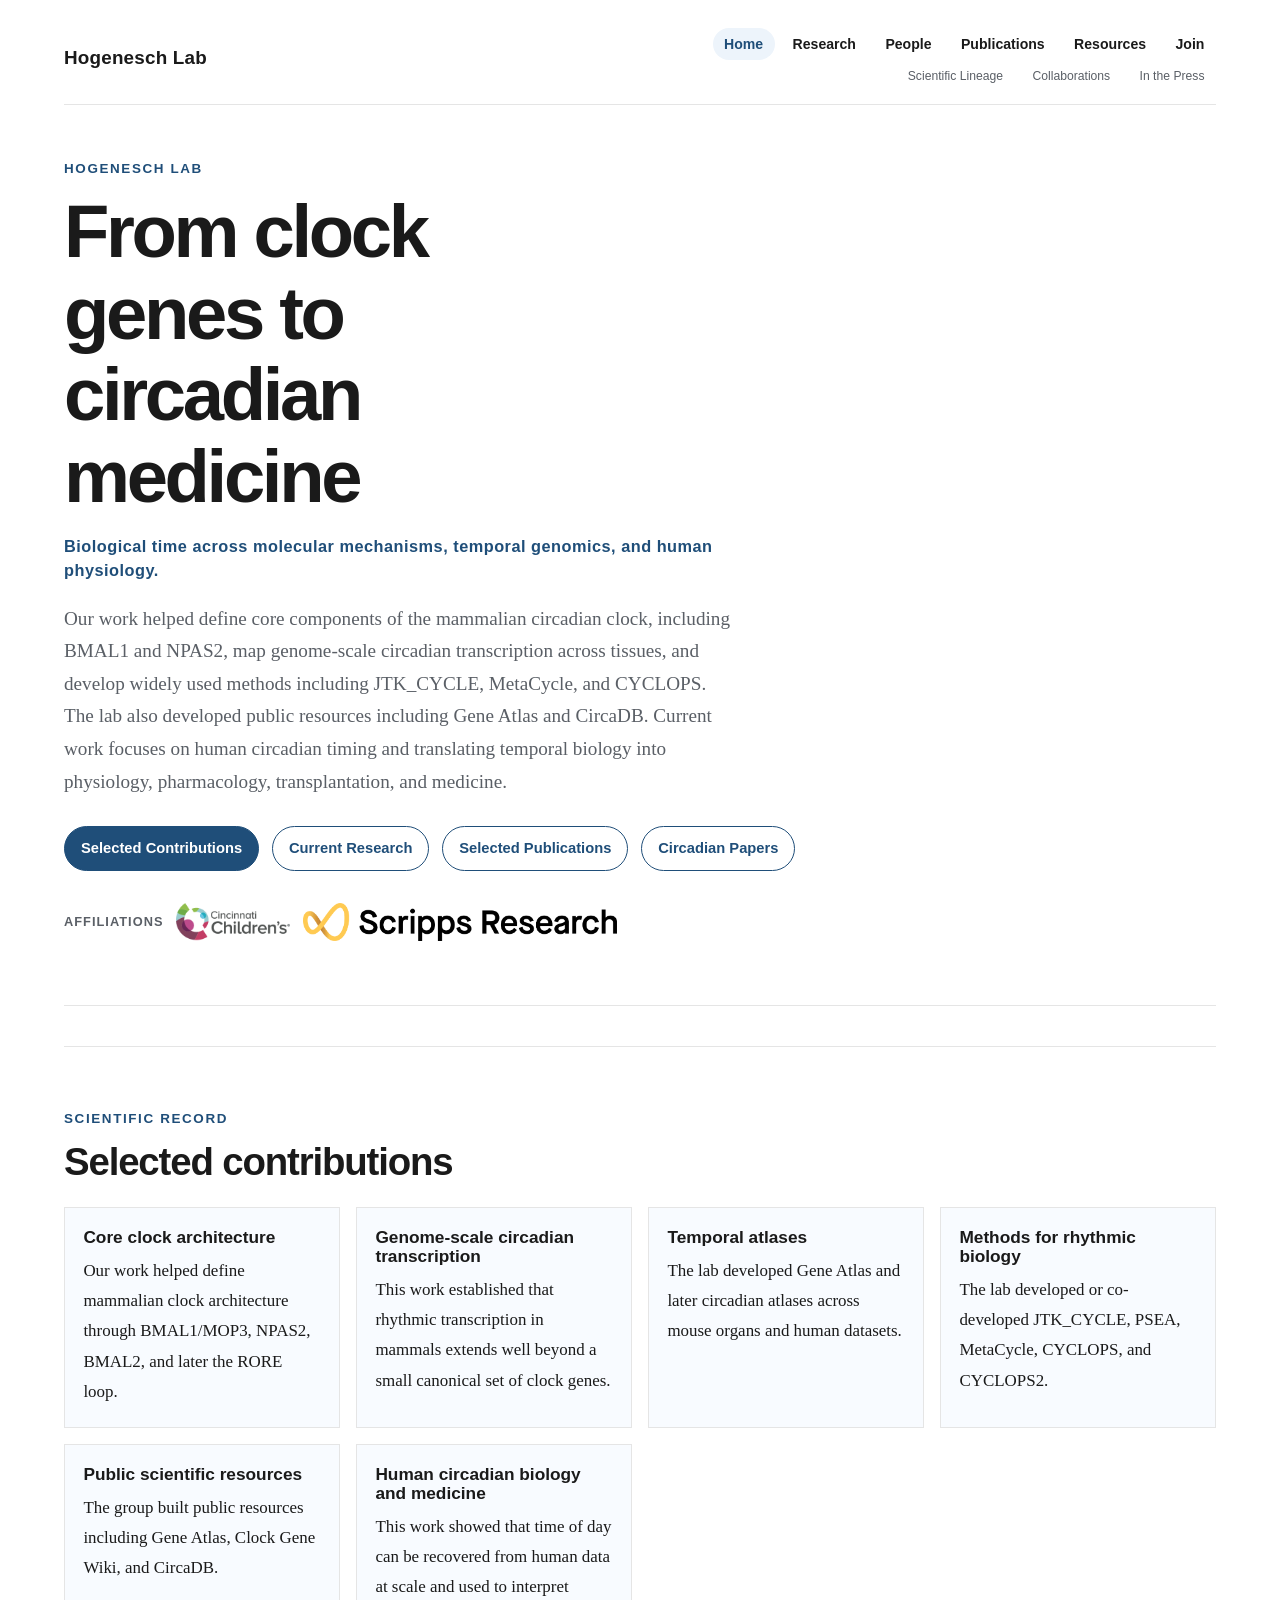
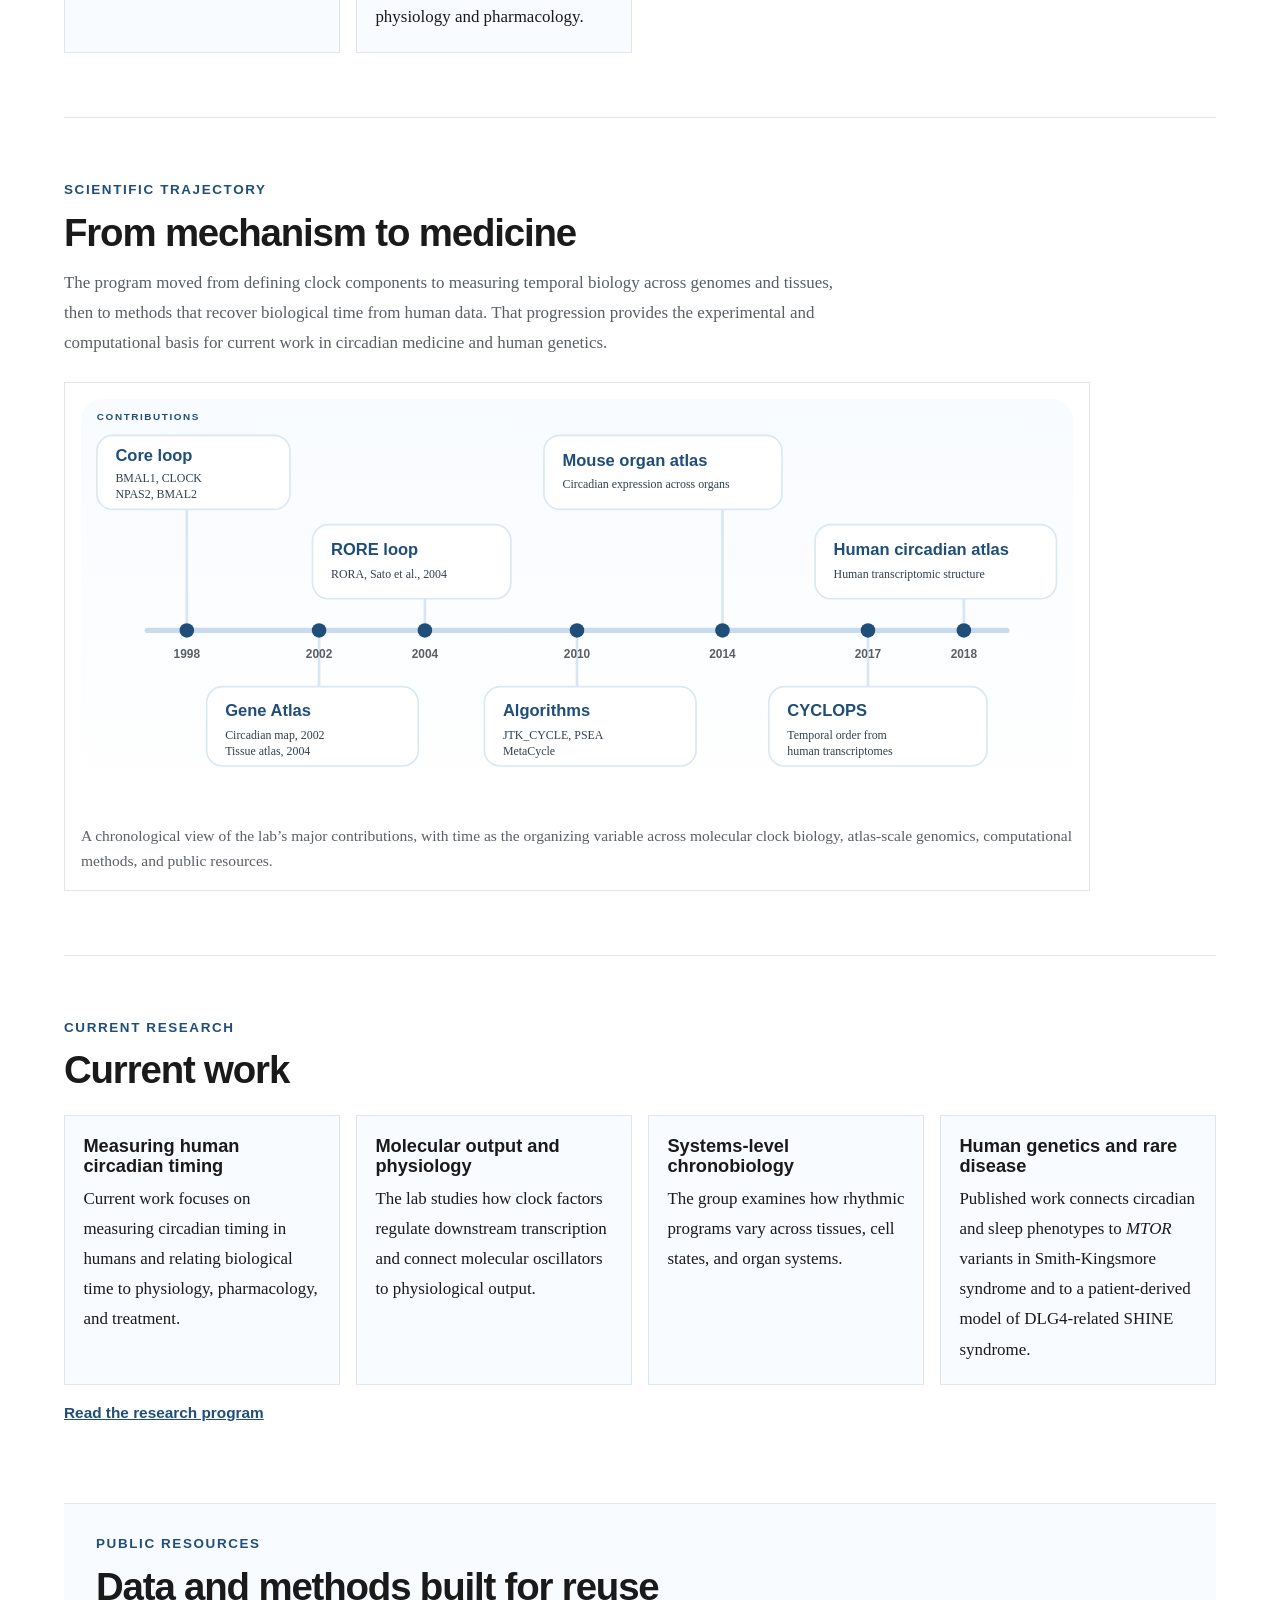
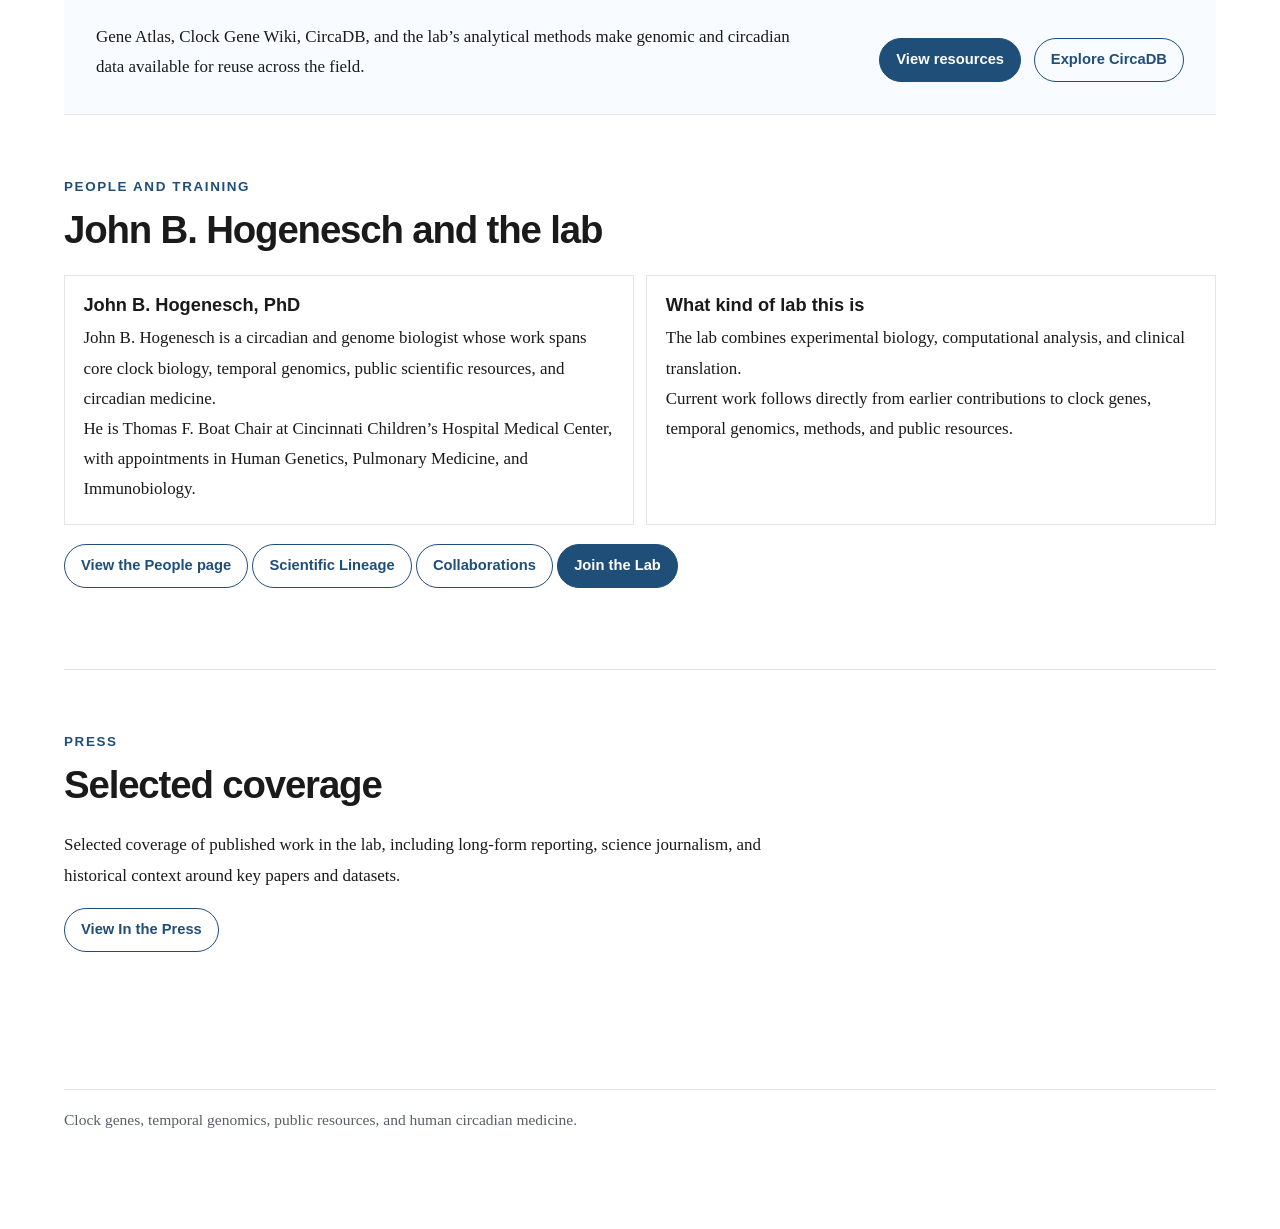
<file: index.html>
<!DOCTYPE html>
<html lang="en">
<head>
  <meta charset="utf-8">
  <meta name="viewport" content="width=device-width, initial-scale=1">
  <title>Hogenesch Lab</title>
  <meta name="description" content="Hogenesch Lab studies circadian
biology from core clock genes to human circadian medicine, with
contributions in BMAL1, NPAS2, temporal genomics, methods, and public
resources.">
  <meta name="robots" content="index,follow,max-image-preview:large">
  <meta name="theme-color" content="#1f4e79">
  <link rel="icon" href="assets/images/favicon.svg" type="image/svg+xml">
  <link rel="canonical" href="https://hogeneschlab.org/">
  <meta property="og:type" content="website">
  <meta property="og:site_name" content="Hogenesch Lab">
  <meta property="og:title" content="Hogenesch Lab">
  <meta property="og:description" content="Hogenesch Lab studies
circadian biology from core clock genes to human circadian medicine,
with contributions in BMAL1, NPAS2, temporal genomics, methods, and
public resources.">
  <meta property="og:url" content="https://hogeneschlab.org/">
  <meta property="og:image" content="https://hogeneschlab.org/assets/images/landmark-contributions-map.png?v=20260911-1">
  <meta name="twitter:card" content="summary_large_image">
  <meta name="twitter:title" content="Hogenesch Lab">
  <meta name="twitter:description" content="Hogenesch Lab studies
circadian biology from core clock genes to human circadian medicine,
with contributions in BMAL1, NPAS2, temporal genomics, methods, and
public resources.">
  <meta name="twitter:image" content="https://hogeneschlab.org/assets/images/landmark-contributions-map.png?v=20260911-1">
  <link rel="stylesheet" href="styles.css?v=20260911-2">
</head>
<body>
<a class="skip-link" href="#page-content">Skip to main content</a>
<main>
<div class="masthead">
<a class="site-title" href="index.html">Hogenesch Lab</a>
<div class="nav-stack">
<nav class="site-nav" aria-label="Primary">
<a class="active" href="index.html">Home</a>
<a href="research.html">Research</a> <a href="people.html">People</a>
<a href="publications.html">Publications</a>
<a href="resources.html">Resources</a> <a href="join.html">Join</a>
</nav>
<nav class="secondary-nav" aria-label="More">
<a href="lineage.html">Scientific
Lineage</a><a href="collaborations.html">Collaborations</a><a href="press.html">In
the Press</a>
</nav>
</div>
</div>
<header class="hero home-hero" id="page-content">
<div class="hero-copy">
<p class="eyebrow">
Hogenesch Lab
</p>
<h1>
From clock genes to circadian medicine
</h1>
<p class="hero-subtitle">
Biological time across molecular mechanisms, temporal genomics, and
human physiology.
</p>
<p class="lede">
Our work helped define core components of the mammalian circadian clock,
including BMAL1 and NPAS2, map genome-scale circadian transcription
across tissues, and develop widely used methods including JTK_CYCLE,
MetaCycle, and CYCLOPS. The lab also developed public resources
including Gene Atlas and CircaDB. Current work focuses on human
circadian timing and translating temporal biology into physiology,
pharmacology, transplantation, and medicine.
</p>
<div class="hero-actions">
<p><a class="button" href="#contributions">Selected Contributions</a>
<a class="button button-secondary" href="#current-research">Current
Research</a>
<a class="button button-secondary" href="publications.html">Selected
Publications</a>
<a class="button button-secondary" href="circadian-papers.html">Circadian Papers</a></p>
</div>
<div class="logo-strip">
<p><span class="logo-strip-label">Affiliations</span>
<img src="assets/images/cchmc-logo.png?v=20260309-1" alt="Cincinnati Children's Hospital Medical Center logo" />
<img src="assets/images/scripps-logo.png?v=20260309-1" alt="Scripps Research logo" /></p>
</div>
</div>
</header>
<section class="section" id="contributions">
<div class="section-head">
<p class="eyebrow">
Scientific Record
</p>
<h2>
Selected contributions
</h2>
</div>
<div class="contribution-grid">
<article class="contribution-card">
<h3>
Core clock architecture
</h3>
<p>
Our work helped define mammalian clock architecture through BMAL1/MOP3,
NPAS2, BMAL2, and later the RORE loop.
</p>
</article>
<article class="contribution-card">
<h3>
Genome-scale circadian transcription
</h3>
<p>
This work established that rhythmic transcription in mammals extends
well beyond a small canonical set of clock genes.
</p>
</article>
<article class="contribution-card">
<h3>
Temporal atlases
</h3>
<p>
The lab developed Gene Atlas and later circadian atlases across mouse
organs and human datasets.
</p>
</article>
<article class="contribution-card">
<h3>
Methods for rhythmic biology
</h3>
<p>
The lab developed or co-developed JTK_CYCLE, PSEA, MetaCycle, CYCLOPS,
and CYCLOPS2.
</p>
</article>
<article class="contribution-card">
<h3>
Public scientific resources
</h3>
<p>
The group built public resources including Gene Atlas, Clock Gene Wiki,
and CircaDB.
</p>
</article>
<article class="contribution-card">
<h3>
Human circadian biology and medicine
</h3>
<p>
This work showed that time of day can be recovered from human data at
scale and used to interpret physiology and pharmacology.
</p>
</article>
</div>
</section>
<section class="section trajectory-section">
<div class="section-head">
<p class="eyebrow">
Scientific Trajectory
</p>
<h2>
From mechanism to medicine
</h2>
<p class="section-intro">
The program moved from defining clock components to measuring temporal
biology across genomes and tissues, then to methods that recover
biological time from human data. That progression provides the
experimental and computational basis for current work in circadian
medicine and human genetics.
</p>
</div>
<figure class="feature-figure">
<img src="assets/images/landmark-contributions-map.svg?v=20260911-1" alt="Chronological timeline showing the lab's contributions across clock biology, atlases, algorithms, human ordering, and public resources." />
<figcaption>
A chronological view of the lab’s major contributions, with time as the
organizing variable across molecular clock biology, atlas-scale
genomics, computational methods, and public resources.
</figcaption>
</figure>
</section>
<section class="section" id="current-research">
<div class="section-head">
<p class="eyebrow">
Current Research
</p>
<h2>
Current work
</h2>
</div>
<div class="theme-grid">
<div class="theme-card">
<h3>
Measuring human circadian timing
</h3>
<p>
Current work focuses on measuring circadian timing in humans and
relating biological time to physiology, pharmacology, and treatment.
</p>
</div>
<div class="theme-card">
<h3>
Molecular output and physiology
</h3>
<p>
The lab studies how clock factors regulate downstream transcription and
connect molecular oscillators to physiological output.
</p>
</div>
<div class="theme-card">
<h3>
Systems-level chronobiology
</h3>
<p>
The group examines how rhythmic programs vary across tissues, cell
states, and organ systems.
</p>
</div>
<div class="theme-card">
<h3>
Human genetics and rare disease
</h3>
<p>
Published work connects circadian and sleep phenotypes to <em>MTOR</em>
variants in Smith-Kingsmore syndrome and to a patient-derived model of
DLG4-related SHINE syndrome.
</p>
</div>
</div>
<p class="section-link">
<a href="research.html">Read the research program</a>
</p>
</section>
<section class="section resource-band">
<div>
<p class="eyebrow">
Public Resources
</p>
<h2>
Data and methods built for reuse
</h2>
<p>
Gene Atlas, Clock Gene Wiki, CircaDB, and the lab’s analytical methods
make genomic and circadian data available for reuse across the field.
</p>
</div>
<div class="feature-links">
<p><a class="button" href="resources.html">View resources</a>
<a class="button button-secondary" href="http://circadb.hogeneschlab.org/" target="_blank" rel="noopener">Explore
CircaDB</a></p>
</div>
</section>
<section class="section">
<div class="section-head">
<p class="eyebrow">
People and Training
</p>
<h2>
John B. Hogenesch and the lab
</h2>
</div>
<div class="preview-grid">
<div class="preview-card">
<h3>
John B. Hogenesch, PhD
</h3>
<p>
John B. Hogenesch is a circadian and genome biologist whose work spans
core clock biology, temporal genomics, public scientific resources, and
circadian medicine.
</p>
<p>
He is Thomas F. Boat Chair at Cincinnati Children’s Hospital Medical
Center, with appointments in Human Genetics, Pulmonary Medicine, and
Immunobiology.
</p>
</div>
<div class="preview-card">
<h3>
What kind of lab this is
</h3>
<p>
The lab combines experimental biology, computational analysis, and
clinical translation.
</p>
<p>
Current work follows directly from earlier contributions to clock genes,
temporal genomics, methods, and public resources.
</p>
</div>
</div>
<div class="preview-actions">
<p><a class="button button-secondary" href="people.html">View the People
page</a>
<a class="button button-secondary" href="lineage.html">Scientific
Lineage</a>
<a class="button button-secondary" href="collaborations.html">Collaborations</a>
<a class="button" href="join.html">Join the Lab</a></p>
</div>
</section>
<section class="section">
<div class="section-head">
<p class="eyebrow">
Press
</p>
<h2>
Selected coverage
</h2>
</div>
<p>
Selected coverage of published work in the lab, including long-form
reporting, science journalism, and historical context around key papers
and datasets.
</p>
<p>
<a class="button button-secondary" href="press.html">View In the
Press</a>
</p>
</section>
<footer class="page-footer">
<p>
Clock genes, temporal genomics, public resources, and human circadian
medicine.
</p>
</footer>
</main>
</body>
</html>
</file>
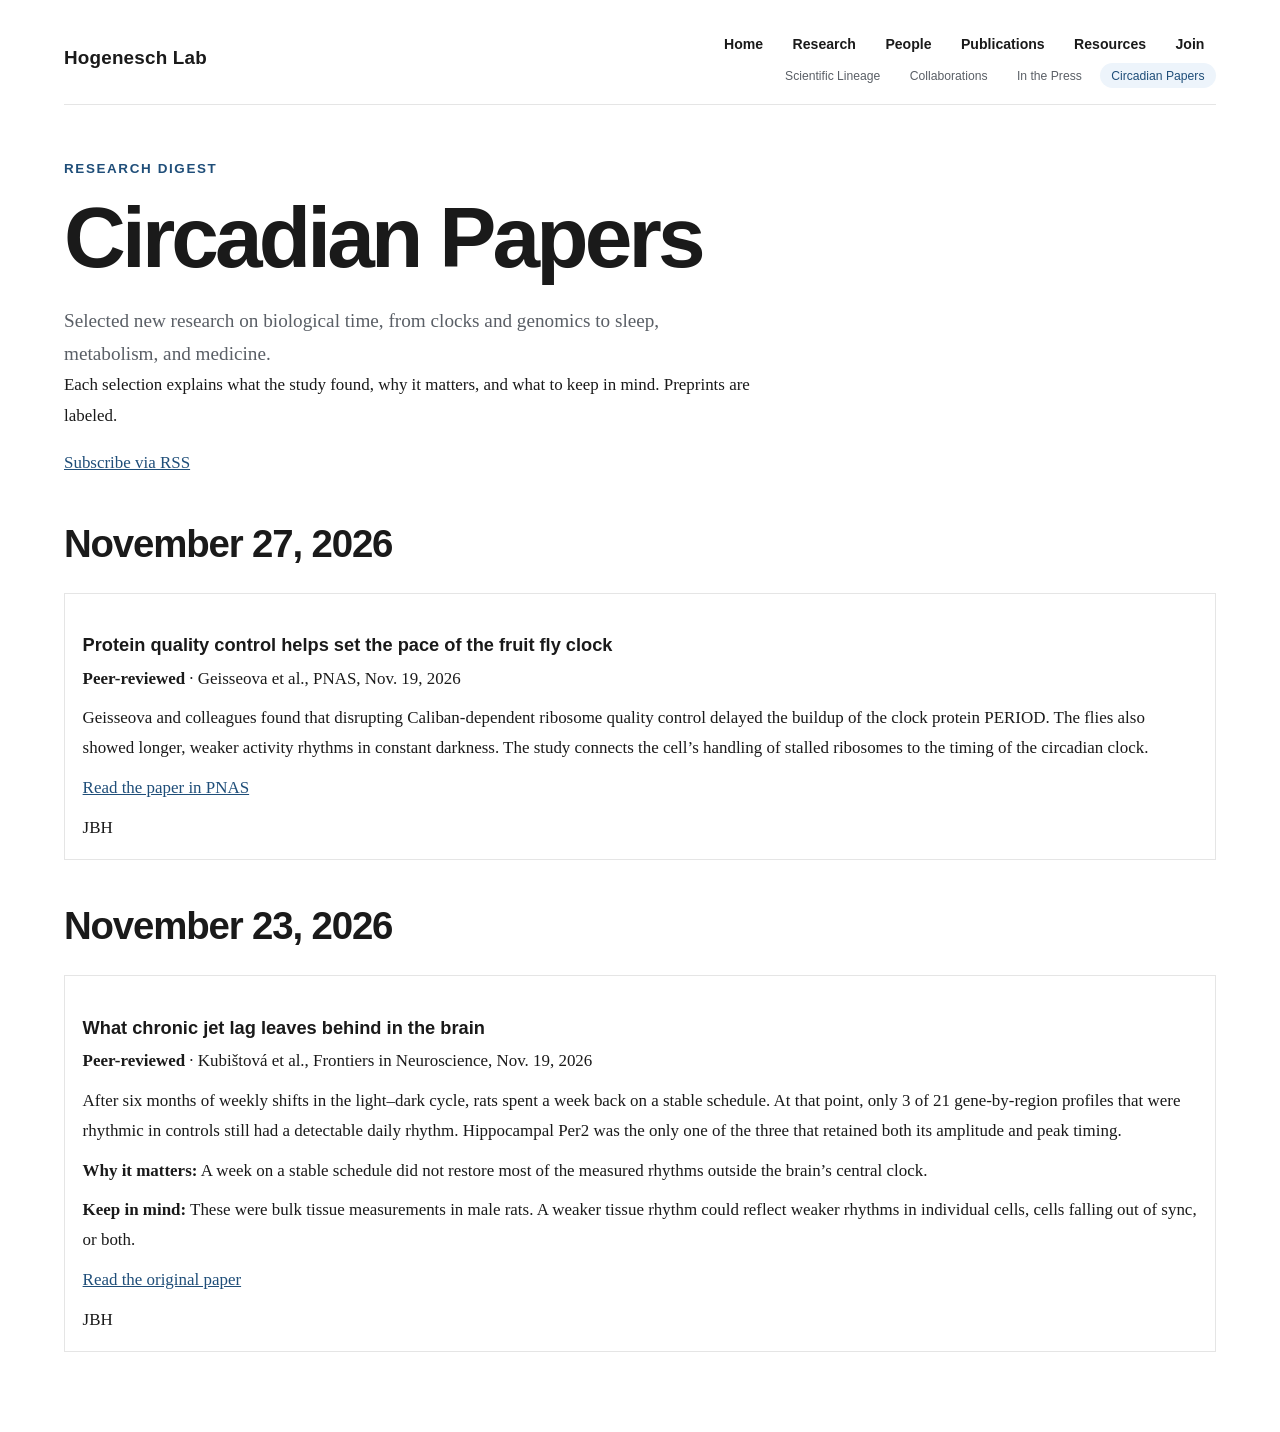
<file: circadian-papers.html>
<!DOCTYPE html>
<html lang="en">
<head>
  <meta charset="utf-8">
  <meta name="viewport" content="width=device-width, initial-scale=1">
  <title>Circadian Papers | Hogenesch Lab</title>
  <meta name="description" content="Selected new research on biological time, from clocks and genomics to sleep, metabolism, and medicine.">
  <meta name="robots" content="index,follow,max-image-preview:large">
  <meta name="theme-color" content="#1f4e79">
  <link rel="icon" href="assets/images/favicon.svg" type="image/svg+xml">
  <link rel="canonical" href="https://hogeneschlab.org/circadian-papers.html">
  <meta property="og:type" content="website">
  <meta property="og:site_name" content="Hogenesch Lab">
  <meta property="og:title" content="Circadian Papers | Hogenesch Lab">
  <meta property="og:description" content="Selected new research on biological time, from clocks and genomics to sleep, metabolism, and medicine.">
  <meta property="og:url" content="https://hogeneschlab.org/circadian-papers.html">
  <meta property="og:image" content="https://hogeneschlab.org/assets/images/landmark-contributions-map.png?v=20260911-1">
  <meta name="twitter:card" content="summary_large_image">
  <meta name="twitter:title" content="Circadian Papers | Hogenesch Lab">
  <meta name="twitter:description" content="Selected new research on biological time, from clocks and genomics to sleep, metabolism, and medicine.">
  <meta name="twitter:image" content="https://hogeneschlab.org/assets/images/landmark-contributions-map.png?v=20260911-1">
  <link rel="stylesheet" href="styles.css?v=20260911-2">
  <link rel="alternate" type="application/rss+xml" title="Circadian Papers | Hogenesch Lab" href="circadian-papers.xml">
</head>
<body>
<a class="skip-link" href="#page-content">Skip to main content</a>
<main>
<div class="masthead">
<a class="site-title" href="index.html">Hogenesch Lab</a>
<div class="nav-stack">
<nav class="site-nav" aria-label="Primary">
<a href="index.html">Home</a> <a href="research.html">Research</a>
<a href="people.html">People</a>
<a href="publications.html">Publications</a>
<a href="resources.html">Resources</a> <a href="join.html">Join</a>
</nav>
<nav class="secondary-nav" aria-label="More">
<a href="lineage.html">Scientific
Lineage</a><a href="collaborations.html">Collaborations</a><a href="press.html">In
the Press</a>
<a class="active" aria-current="page" href="circadian-papers.html">Circadian Papers</a>
</nav>
</div>
</div>
<header class="page-header" id="page-content"><p class="eyebrow">Research Digest</p><h1>Circadian Papers</h1><p class="lede">Selected new research on biological time, from clocks and genomics to sleep, metabolism, and medicine.</p><p>Each selection explains what the study found, why it matters, and what to keep in mind. Preprints are labeled.</p><p><a href="circadian-papers.xml">Subscribe via RSS</a></p></header>
<section aria-labelledby="edition-2026-11-27"><h2 id="edition-2026-11-27"><time datetime="2026-11-27">November 27, 2026</time></h2><article class="callout" id="protein-quality-control-fruit-fly-clock"><h3>Protein quality control helps set the pace of the fruit fly clock</h3><p><strong>Peer-reviewed</strong> · Geisseova et al., PNAS, Nov. 19, 2026</p><p>Geisseova and colleagues found that disrupting Caliban-dependent ribosome quality control delayed the buildup of the clock protein PERIOD. The flies also showed longer, weaker activity rhythms in constant darkness. The study connects the cell’s handling of stalled ribosomes to the timing of the circadian clock.</p><p><a href="https://pubmed.ncbi.nlm.nih.gov/43056288/">Read the paper in PNAS</a></p><p>JBH</p></article></section>
<section aria-labelledby="edition-2026-11-23"><h2 id="edition-2026-11-23"><time datetime="2026-11-23">November 23, 2026</time></h2><article class="callout" id="chronic-jet-lag-rat-brain"><h3>What chronic jet lag leaves behind in the brain</h3><p><strong>Peer-reviewed</strong> · Kubištová et al., Frontiers in Neuroscience, Nov. 19, 2026</p><p>After six months of weekly shifts in the light–dark cycle, rats spent a week back on a stable schedule. At that point, only 3 of 21 gene-by-region profiles that were rhythmic in controls still had a detectable daily rhythm. Hippocampal Per2 was the only one of the three that retained both its amplitude and peak timing.</p><p><strong>Why it matters:</strong> A week on a stable schedule did not restore most of the measured rhythms outside the brain’s central clock.</p><p><strong>Keep in mind:</strong> These were bulk tissue measurements in male rats. A weaker tissue rhythm could reflect weaker rhythms in individual cells, cells falling out of sync, or both.</p><p><a href="https://doi.org/10.3389/fnins.2026.1993417">Read the original paper</a></p><p>JBH</p></article></section>
</main>
</body>
</html>
</file>
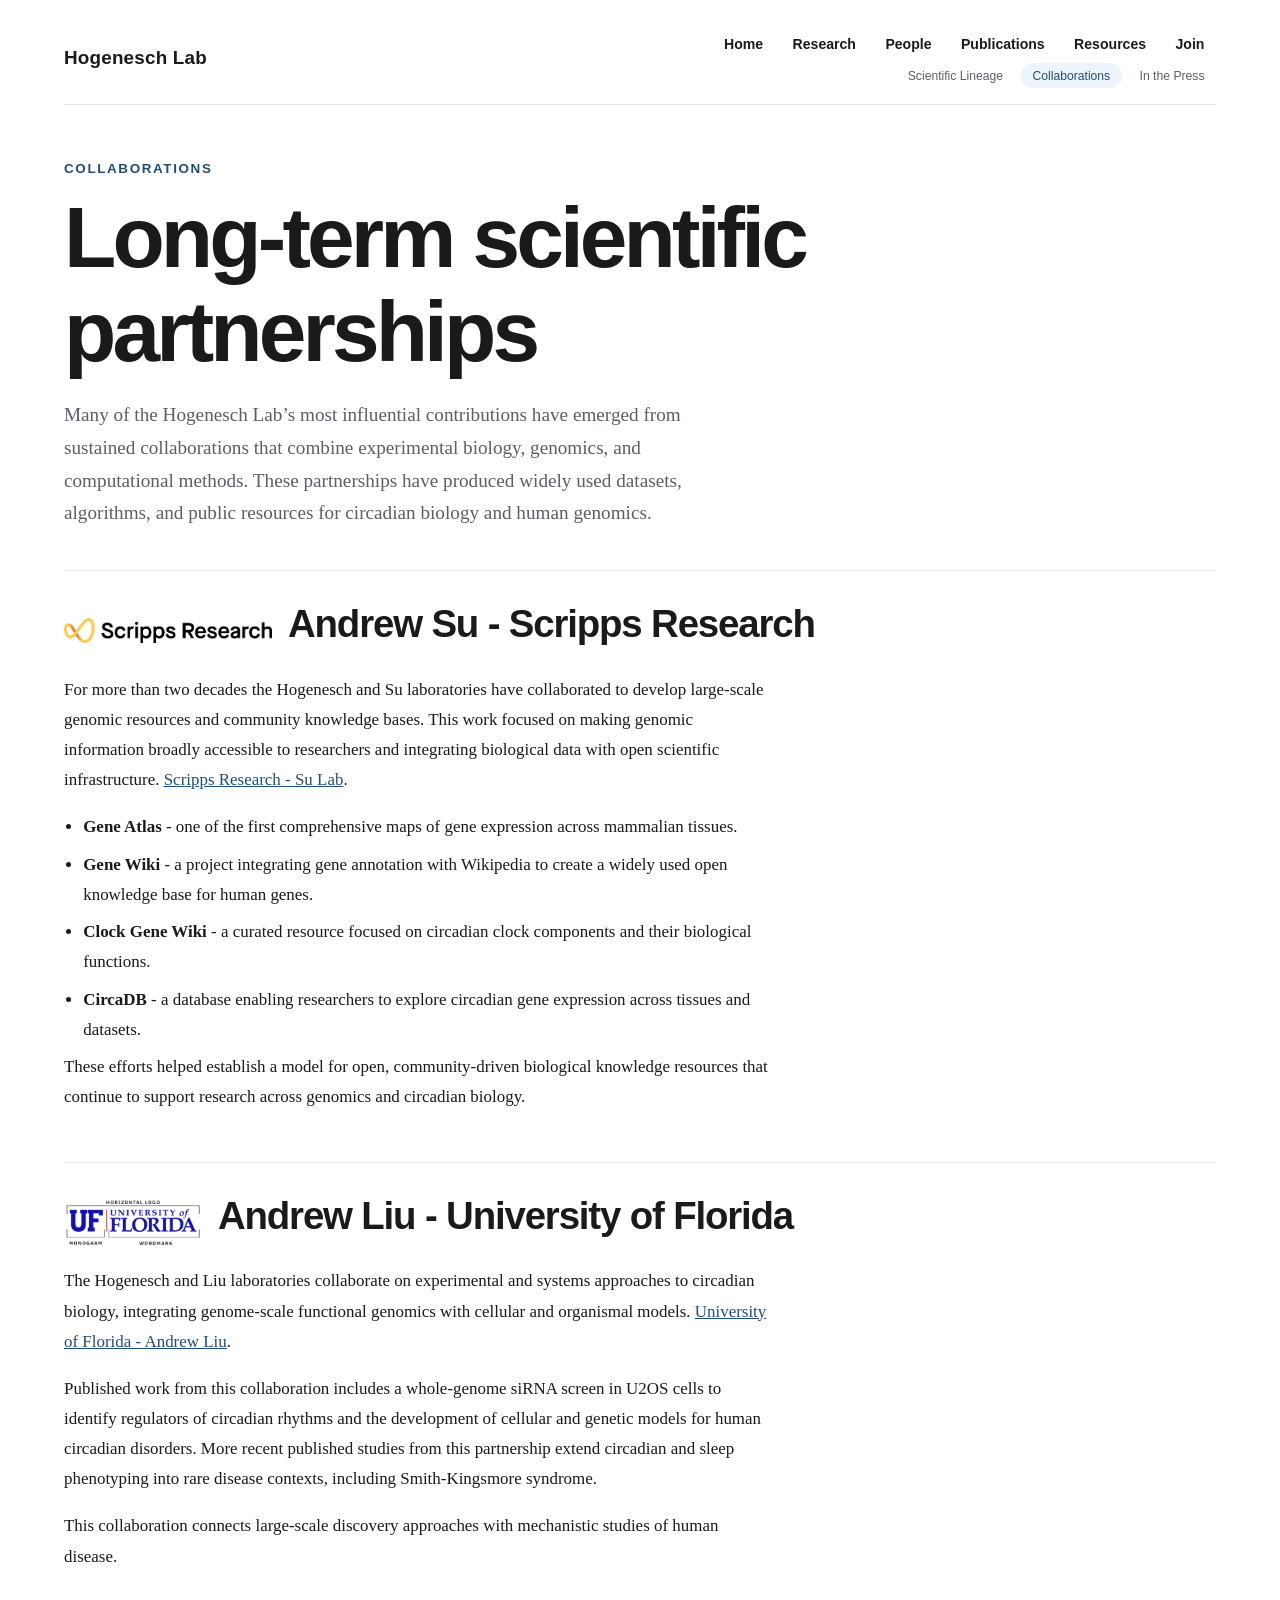
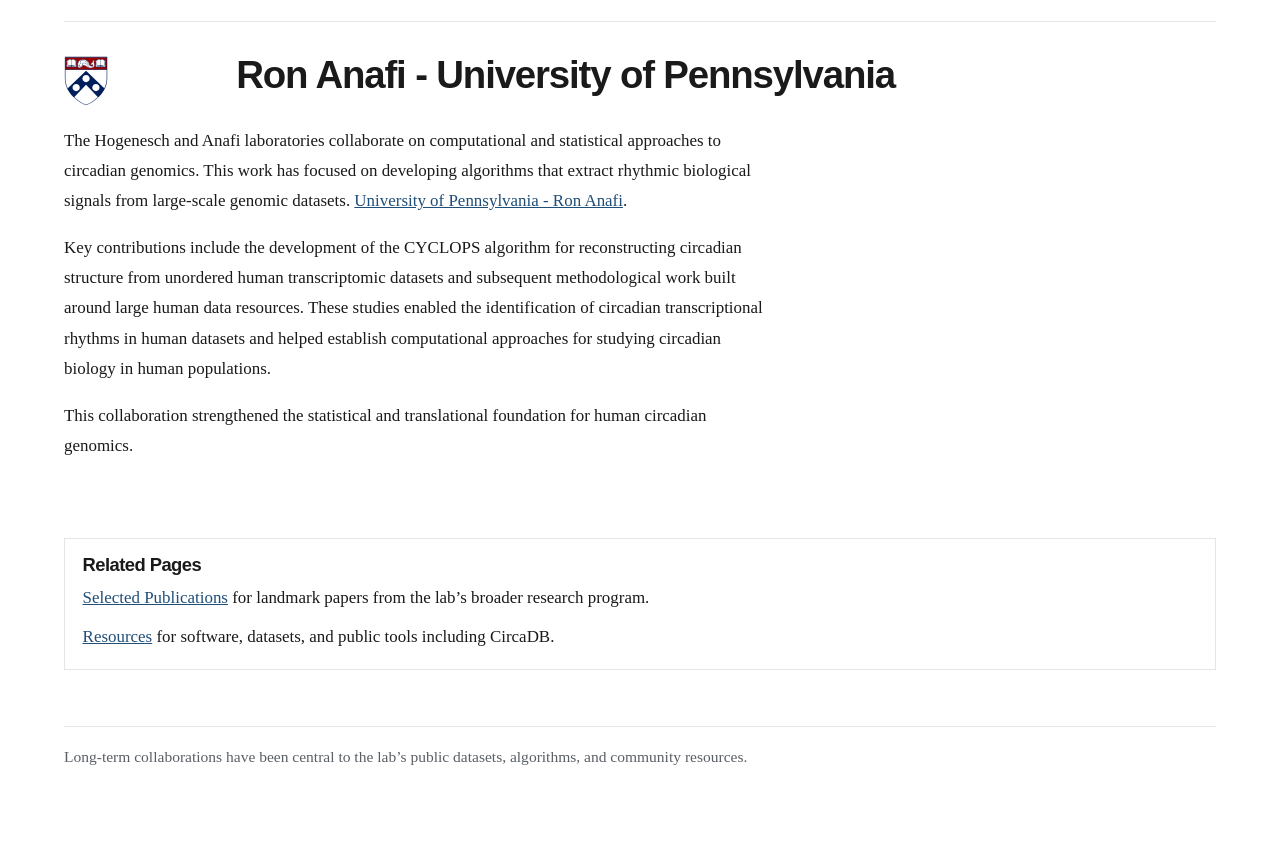
<file: collaborations.html>
<!DOCTYPE html>
<html lang="en">
<head>
  <meta charset="utf-8">
  <meta name="viewport" content="width=device-width, initial-scale=1">
  <title>Collaborations | Hogenesch Lab</title>
  <meta name="description" content="Long-term collaborations of the
Hogenesch Lab with Andrew Su, Andrew Liu, Ron Anafi, and others across
genomics, circadian biology, and public resources.">
  <meta name="robots" content="index,follow,max-image-preview:large">
  <meta name="theme-color" content="#1f4e79">
  <link rel="icon" href="assets/images/favicon.svg" type="image/svg+xml">
  <link rel="canonical" href="https://hogeneschlab.org/collaborations.html">
  <meta property="og:type" content="website">
  <meta property="og:site_name" content="Hogenesch Lab">
  <meta property="og:title" content="Collaborations | Hogenesch Lab">
  <meta property="og:description" content="Long-term collaborations of
the Hogenesch Lab with Andrew Su, Andrew Liu, Ron Anafi, and others
across genomics, circadian biology, and public resources.">
  <meta property="og:url" content="https://hogeneschlab.org/collaborations.html">
  <meta property="og:image" content="https://hogeneschlab.org/assets/images/landmark-contributions-map.png?v=20260911-1">
  <meta name="twitter:card" content="summary_large_image">
  <meta name="twitter:title" content="Collaborations | Hogenesch Lab">
  <meta name="twitter:description" content="Long-term collaborations of
the Hogenesch Lab with Andrew Su, Andrew Liu, Ron Anafi, and others
across genomics, circadian biology, and public resources.">
  <meta name="twitter:image" content="https://hogeneschlab.org/assets/images/landmark-contributions-map.png?v=20260911-1">
  <link rel="stylesheet" href="styles.css?v=20260911-2">
</head>
<body>
<a class="skip-link" href="#page-content">Skip to main content</a>
<main>
<div class="masthead">
<a class="site-title" href="index.html">Hogenesch Lab</a>
<div class="nav-stack">
<nav class="site-nav" aria-label="Primary">
<a href="index.html">Home</a> <a href="research.html">Research</a>
<a href="people.html">People</a>
<a href="publications.html">Publications</a>
<a href="resources.html">Resources</a> <a href="join.html">Join</a>
</nav>
<nav class="secondary-nav" aria-label="More">
<a href="lineage.html">Scientific
Lineage</a><a class="active" href="collaborations.html">Collaborations</a><a href="press.html">In
the Press</a>
</nav>
</div>
</div>
<header class="page-header" id="page-content">
<p class="eyebrow">
Collaborations
</p>
<h1>
Long-term scientific partnerships
</h1>
<p class="lede">
Many of the Hogenesch Lab’s most influential contributions have emerged
from sustained collaborations that combine experimental biology,
genomics, and computational methods. These partnerships have produced
widely used datasets, algorithms, and public resources for circadian
biology and human genomics.
</p>
</header>
<section class="theme-block">
<div class="collab-heading">
<img class="institution-logo" src="assets/images/scripps-logo.png?v=20260309-1" alt="Scripps Research logo" />
<div>
<h2>
Andrew Su - Scripps Research
</h2>
</div>
</div>
<p>
For more than two decades the Hogenesch and Su laboratories have
collaborated to develop large-scale genomic resources and community
knowledge bases. This work focused on making genomic information broadly
accessible to researchers and integrating biological data with open
scientific infrastructure. <a href="https://sulab.org/">Scripps Research
- Su Lab</a>.
</p>
<ul class="theme-list">
<li>
<strong>Gene Atlas</strong> - one of the first comprehensive maps of
gene expression across mammalian tissues.
</li>
<li>
<strong>Gene Wiki</strong> - a project integrating gene annotation with
Wikipedia to create a widely used open knowledge base for human genes.
</li>
<li>
<strong>Clock Gene Wiki</strong> - a curated resource focused on
circadian clock components and their biological functions.
</li>
<li>
<strong>CircaDB</strong> - a database enabling researchers to explore
circadian gene expression across tissues and datasets.
</li>
</ul>
<p>
These efforts helped establish a model for open, community-driven
biological knowledge resources that continue to support research across
genomics and circadian biology.
</p>
</section>
<section class="theme-block">
<div class="collab-heading">
<img class="institution-logo" src="assets/images/uf-logo-horizontal.png?v=20260309-1" alt="University of Florida logo" />
<div>
<h2>
Andrew Liu - University of Florida
</h2>
</div>
</div>
<p>
The Hogenesch and Liu laboratories collaborate on experimental and
systems approaches to circadian biology, integrating genome-scale
functional genomics with cellular and organismal models.
<a href="https://physiology.med.ufl.edu/profile/liu-andrew/">University
of Florida - Andrew Liu</a>.
</p>
<p>
Published work from this collaboration includes a whole-genome siRNA
screen in U2OS cells to identify regulators of circadian rhythms and the
development of cellular and genetic models for human circadian
disorders. More recent published studies from this partnership extend
circadian and sleep phenotyping into rare disease contexts, including
Smith-Kingsmore syndrome.
</p>
<p>
This collaboration connects large-scale discovery approaches with
mechanistic studies of human disease.
</p>
</section>
<section class="theme-block">
<div class="collab-heading">
<img class="institution-logo" src="assets/images/upenn-logo.svg?v=20260309-1" alt="University of Pennsylvania logo" />
<div>
<h2>
Ron Anafi - University of Pennsylvania
</h2>
</div>
</div>
<p>
The Hogenesch and Anafi laboratories collaborate on computational and
statistical approaches to circadian genomics. This work has focused on
developing algorithms that extract rhythmic biological signals from
large-scale genomic datasets.
<a href="https://www.med.upenn.edu/apps/faculty/index.php/g275/p8198976">University
of Pennsylvania - Ron Anafi</a>.
</p>
<p>
Key contributions include the development of the CYCLOPS algorithm for
reconstructing circadian structure from unordered human transcriptomic
datasets and subsequent methodological work built around large human
data resources. These studies enabled the identification of circadian
transcriptional rhythms in human datasets and helped establish
computational approaches for studying circadian biology in human
populations.
</p>
<p>
This collaboration strengthened the statistical and translational
foundation for human circadian genomics.
</p>
</section>
<div class="callout">
<h2>
Related Pages
</h2>
<p>
<a href="publications.html">Selected Publications</a> for landmark
papers from the lab’s broader research program.
</p>
<p>
<a href="resources.html">Resources</a> for software, datasets, and
public tools including CircaDB.
</p>
</div>
<footer class="page-footer">
<p>
Long-term collaborations have been central to the lab’s public datasets,
algorithms, and community resources.
</p>
</footer>
</main>
</body>
</html>
</file>
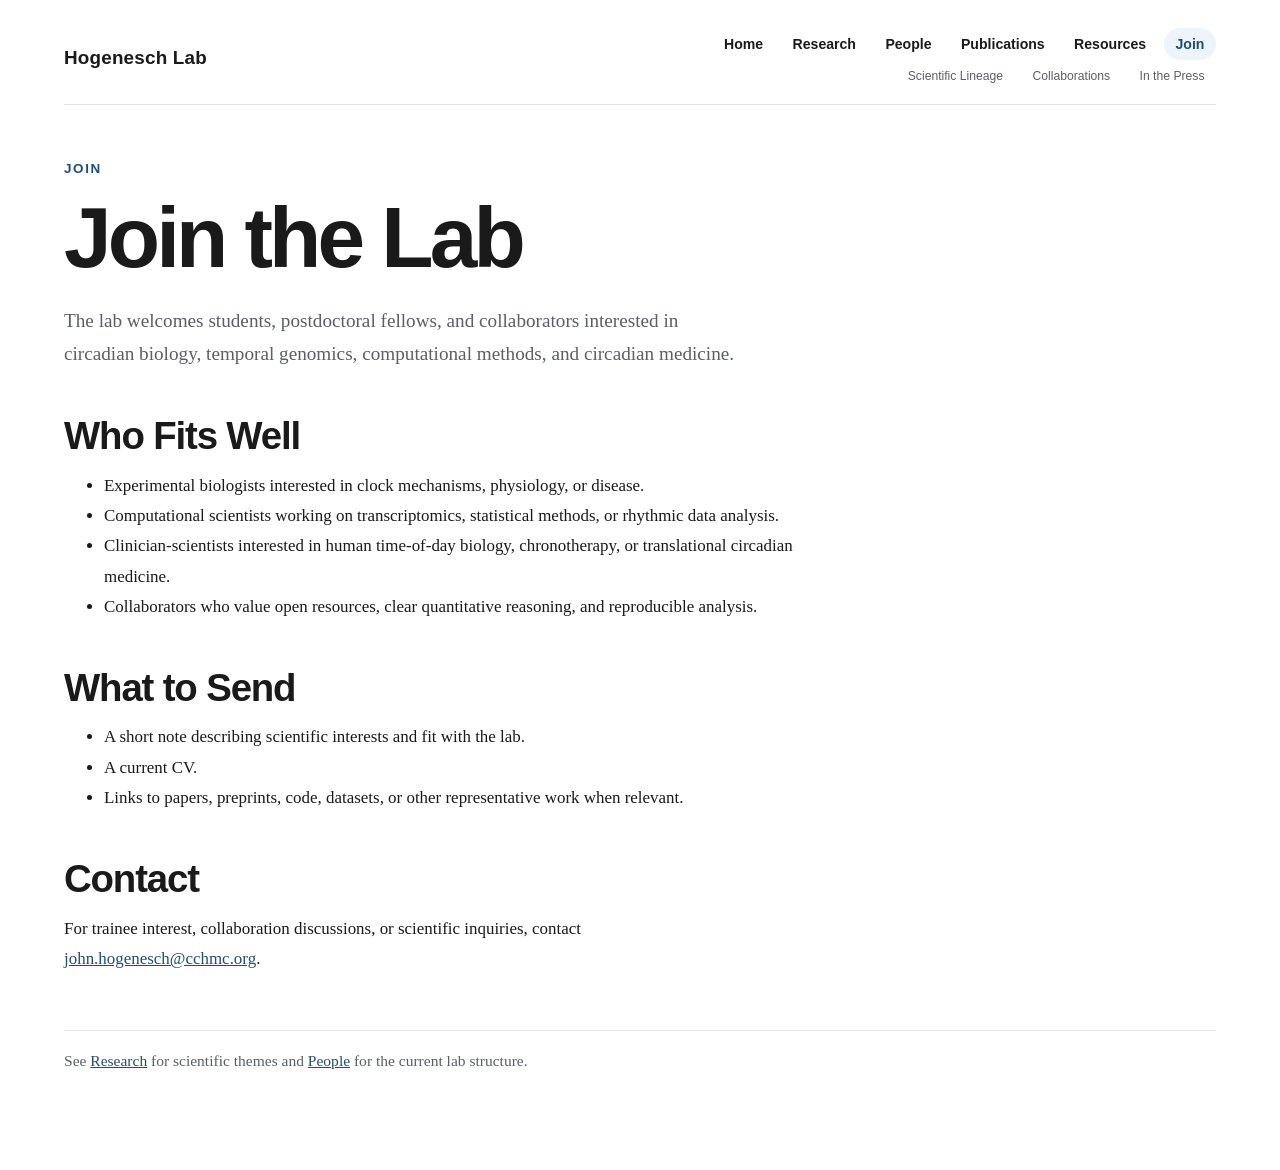
<file: join.html>
<!DOCTYPE html>
<html lang="en">
<head>
  <meta charset="utf-8">
  <meta name="viewport" content="width=device-width, initial-scale=1">
  <title>Join | Hogenesch Lab</title>
  <meta name="description" content="Opportunities to join the Hogenesch
Lab in circadian biology, systems biology, computational methods, and
circadian medicine.">
  <meta name="robots" content="index,follow,max-image-preview:large">
  <meta name="theme-color" content="#1f4e79">
  <link rel="icon" href="assets/images/favicon.svg" type="image/svg+xml">
  <link rel="canonical" href="https://hogeneschlab.org/join.html">
  <meta property="og:type" content="website">
  <meta property="og:site_name" content="Hogenesch Lab">
  <meta property="og:title" content="Join | Hogenesch Lab">
  <meta property="og:description" content="Opportunities to join the
Hogenesch Lab in circadian biology, systems biology, computational
methods, and circadian medicine.">
  <meta property="og:url" content="https://hogeneschlab.org/join.html">
  <meta property="og:image" content="https://hogeneschlab.org/assets/images/landmark-contributions-map.png?v=20260911-1">
  <meta name="twitter:card" content="summary_large_image">
  <meta name="twitter:title" content="Join | Hogenesch Lab">
  <meta name="twitter:description" content="Opportunities to join the
Hogenesch Lab in circadian biology, systems biology, computational
methods, and circadian medicine.">
  <meta name="twitter:image" content="https://hogeneschlab.org/assets/images/landmark-contributions-map.png?v=20260911-1">
  <link rel="stylesheet" href="styles.css?v=20260911-2">
</head>
<body>
<a class="skip-link" href="#page-content">Skip to main content</a>
<main>
<div class="masthead">
<a class="site-title" href="index.html">Hogenesch Lab</a>
<div class="nav-stack">
<nav class="site-nav" aria-label="Primary">
<a href="index.html">Home</a> <a href="research.html">Research</a>
<a href="people.html">People</a>
<a href="publications.html">Publications</a>
<a href="resources.html">Resources</a>
<a class="active" href="join.html">Join</a>
</nav>
<nav class="secondary-nav" aria-label="More">
<a href="lineage.html">Scientific
Lineage</a><a href="collaborations.html">Collaborations</a><a href="press.html">In
the Press</a>
</nav>
</div>
</div>
<header class="page-header" id="page-content">
<p class="eyebrow">
Join
</p>
<h1>
Join the Lab
</h1>
<p class="lede">
The lab welcomes students, postdoctoral fellows, and collaborators
interested in circadian biology, temporal genomics, computational
methods, and circadian medicine.
</p>
</header>
<h2 id="who-fits-well">Who Fits Well</h2>
<ul>
<li>Experimental biologists interested in clock mechanisms, physiology,
or disease.</li>
<li>Computational scientists working on transcriptomics, statistical
methods, or rhythmic data analysis.</li>
<li>Clinician-scientists interested in human time-of-day biology,
chronotherapy, or translational circadian medicine.</li>
<li>Collaborators who value open resources, clear quantitative
reasoning, and reproducible analysis.</li>
</ul>
<h2 id="what-to-send">What to Send</h2>
<ul>
<li>A short note describing scientific interests and fit with the
lab.</li>
<li>A current CV.</li>
<li>Links to papers, preprints, code, datasets, or other representative
work when relevant.</li>
</ul>
<h2 id="contact">Contact</h2>
<p>For trainee interest, collaboration discussions, or scientific
inquiries, contact
<a href="mailto:john.hogenesch@cchmc.org">john.hogenesch@cchmc.org</a>.</p>
<footer class="page-footer">
<p>
See <a href="research.html">Research</a> for scientific themes and
<a href="people.html">People</a> for the current lab structure.
</p>
</footer>
</main>
</body>
</html>
</file>
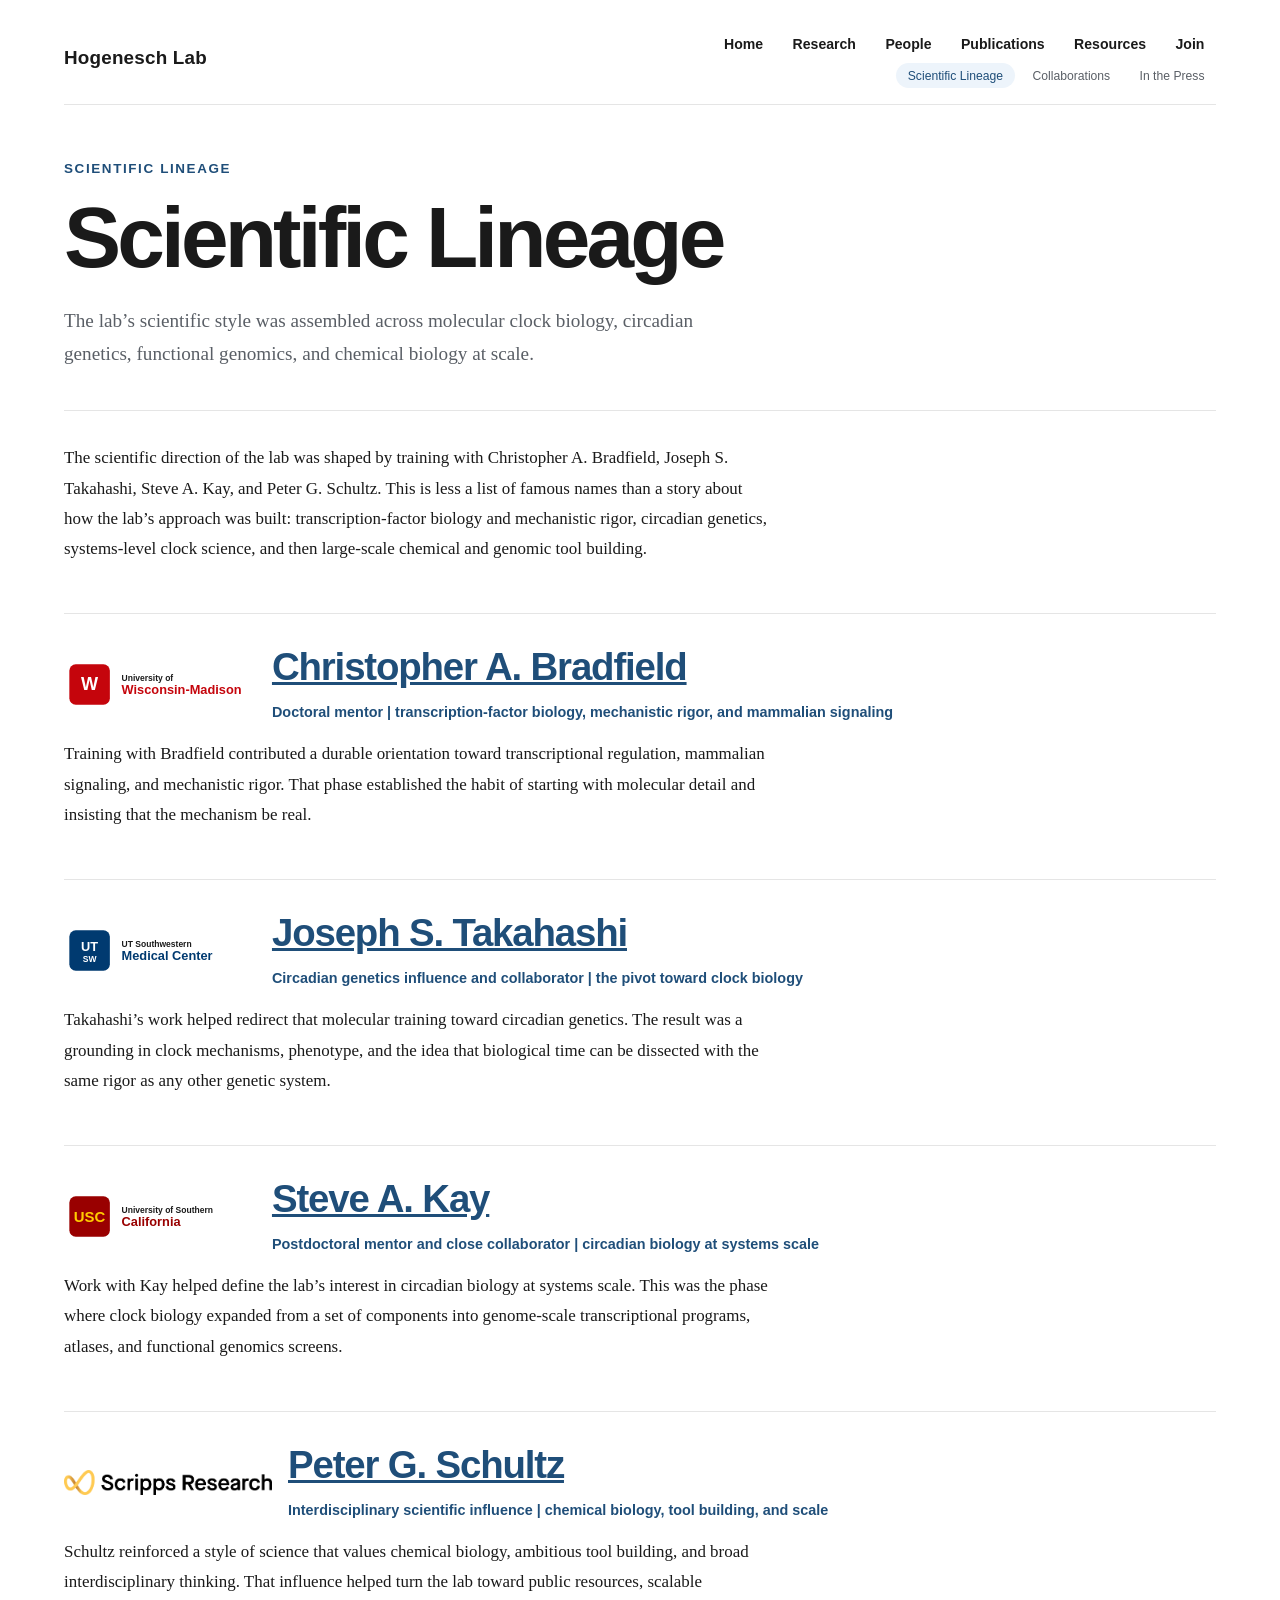
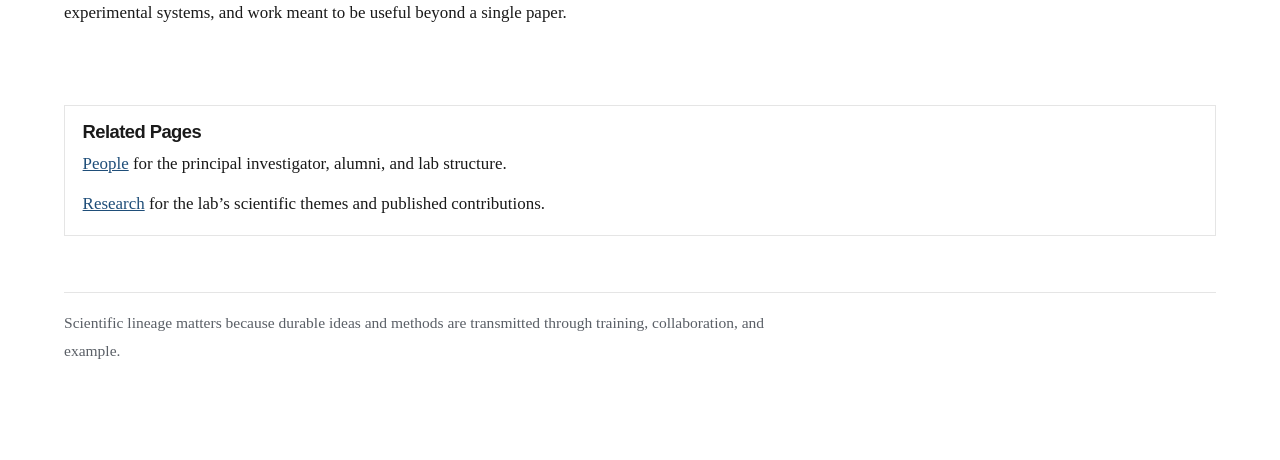
<file: lineage.html>
<!DOCTYPE html>
<html lang="en">
<head>
  <meta charset="utf-8">
  <meta name="viewport" content="width=device-width, initial-scale=1">
  <title>Scientific Lineage | Hogenesch Lab</title>
  <meta name="description" content="Scientific Lineage of the Hogenesch
Lab, acknowledging the influence of Christopher A. Bradfield, Joseph S.
Takahashi, Steve A. Kay, and Peter G. Schultz.">
  <meta name="robots" content="index,follow,max-image-preview:large">
  <meta name="theme-color" content="#1f4e79">
  <link rel="icon" href="assets/images/favicon.svg" type="image/svg+xml">
  <link rel="canonical" href="https://hogeneschlab.org/lineage.html">
  <meta property="og:type" content="website">
  <meta property="og:site_name" content="Hogenesch Lab">
  <meta property="og:title" content="Scientific
Lineage | Hogenesch Lab">
  <meta property="og:description" content="Scientific Lineage of the
Hogenesch Lab, acknowledging the influence of Christopher A. Bradfield,
Joseph S. Takahashi, Steve A. Kay, and Peter G. Schultz.">
  <meta property="og:url" content="https://hogeneschlab.org/lineage.html">
  <meta property="og:image" content="https://hogeneschlab.org/assets/images/landmark-contributions-map.png?v=20260911-1">
  <meta name="twitter:card" content="summary_large_image">
  <meta name="twitter:title" content="Scientific
Lineage | Hogenesch Lab">
  <meta name="twitter:description" content="Scientific Lineage of the
Hogenesch Lab, acknowledging the influence of Christopher A. Bradfield,
Joseph S. Takahashi, Steve A. Kay, and Peter G. Schultz.">
  <meta name="twitter:image" content="https://hogeneschlab.org/assets/images/landmark-contributions-map.png?v=20260911-1">
  <link rel="stylesheet" href="styles.css?v=20260911-2">
</head>
<body>
<a class="skip-link" href="#page-content">Skip to main content</a>
<main>
<div class="masthead">
<a class="site-title" href="index.html">Hogenesch Lab</a>
<div class="nav-stack">
<nav class="site-nav" aria-label="Primary">
<a href="index.html">Home</a> <a href="research.html">Research</a>
<a href="people.html">People</a>
<a href="publications.html">Publications</a>
<a href="resources.html">Resources</a> <a href="join.html">Join</a>
</nav>
<nav class="secondary-nav" aria-label="More">
<a class="active" href="lineage.html">Scientific
Lineage</a><a href="collaborations.html">Collaborations</a><a href="press.html">In
the Press</a>
</nav>
</div>
</div>
<header class="page-header" id="page-content">
<p class="eyebrow">
Scientific Lineage
</p>
<h1>
Scientific Lineage
</h1>
<p class="lede">
The lab’s scientific style was assembled across molecular clock biology,
circadian genetics, functional genomics, and chemical biology at scale.
</p>
</header>
<section class="theme-block">
<p>
The scientific direction of the lab was shaped by training with
Christopher A. Bradfield, Joseph S. Takahashi, Steve A. Kay, and Peter
G. Schultz. This is less a list of famous names than a story about how
the lab’s approach was built: transcription-factor biology and
mechanistic rigor, circadian genetics, systems-level clock science, and
then large-scale chemical and genomic tool building.
</p>
</section>
<section class="theme-block">
<div class="collab-heading">
<img class="institution-logo" src="assets/images/uw-madison-badge.svg?v=20260309-1" alt="University of Wisconsin-Madison icon" />
<div>
<h2>
<a href="https://mcardle.wisc.edu/faculty/christopher-bradfield/">Christopher
A. Bradfield</a>
</h2>
<p class="lineage-meta">
Doctoral mentor | transcription-factor biology, mechanistic rigor, and
mammalian signaling
</p>
</div>
</div>
<p>
Training with Bradfield contributed a durable orientation toward
transcriptional regulation, mammalian signaling, and mechanistic rigor.
That phase established the habit of starting with molecular detail and
insisting that the mechanism be real.
</p>
</section>
<section class="theme-block">
<div class="collab-heading">
<img class="institution-logo" src="assets/images/utsw-badge.svg?v=20260309-1" alt="UT Southwestern icon" />
<div>
<h2>
<a href="https://profiles.utsouthwestern.edu/profile/105885/joseph-takahashi.html">Joseph
S. Takahashi</a>
</h2>
<p class="lineage-meta">
Circadian genetics influence and collaborator | the pivot toward clock
biology
</p>
</div>
</div>
<p>
Takahashi’s work helped redirect that molecular training toward
circadian genetics. The result was a grounding in clock mechanisms,
phenotype, and the idea that biological time can be dissected with the
same rigor as any other genetic system.
</p>
</section>
<section class="theme-block">
<div class="collab-heading">
<img class="institution-logo" src="assets/images/usc-badge.svg?v=20260309-1" alt="University of Southern California icon" />
<div>
<h2>
<a href="https://keck.usc.edu/faculty-search/steve-kay/">Steve A.
Kay</a>
</h2>
<p class="lineage-meta">
Postdoctoral mentor and close collaborator | circadian biology at
systems scale
</p>
</div>
</div>
<p>
Work with Kay helped define the lab’s interest in circadian biology at
systems scale. This was the phase where clock biology expanded from a
set of components into genome-scale transcriptional programs, atlases,
and functional genomics screens.
</p>
</section>
<section class="theme-block">
<div class="collab-heading">
<img class="institution-logo" src="assets/images/scripps-logo.png?v=20260309-1" alt="Scripps Research logo" />
<div>
<h2>
<a href="https://www.schultz.scripps.edu/peter-g-schultz">Peter G.
Schultz</a>
</h2>
<p class="lineage-meta">
Interdisciplinary scientific influence | chemical biology, tool
building, and scale
</p>
</div>
</div>
<p>
Schultz reinforced a style of science that values chemical biology,
ambitious tool building, and broad interdisciplinary thinking. That
influence helped turn the lab toward public resources, scalable
experimental systems, and work meant to be useful beyond a single paper.
</p>
</section>
<div class="callout">
<h2>
Related Pages
</h2>
<p>
<a href="people.html">People</a> for the principal investigator, alumni,
and lab structure.
</p>
<p>
<a href="research.html">Research</a> for the lab’s scientific themes and
published contributions.
</p>
</div>
<footer class="page-footer">
<p>
Scientific lineage matters because durable ideas and methods are
transmitted through training, collaboration, and example.
</p>
</footer>
</main>
</body>
</html>
</file>
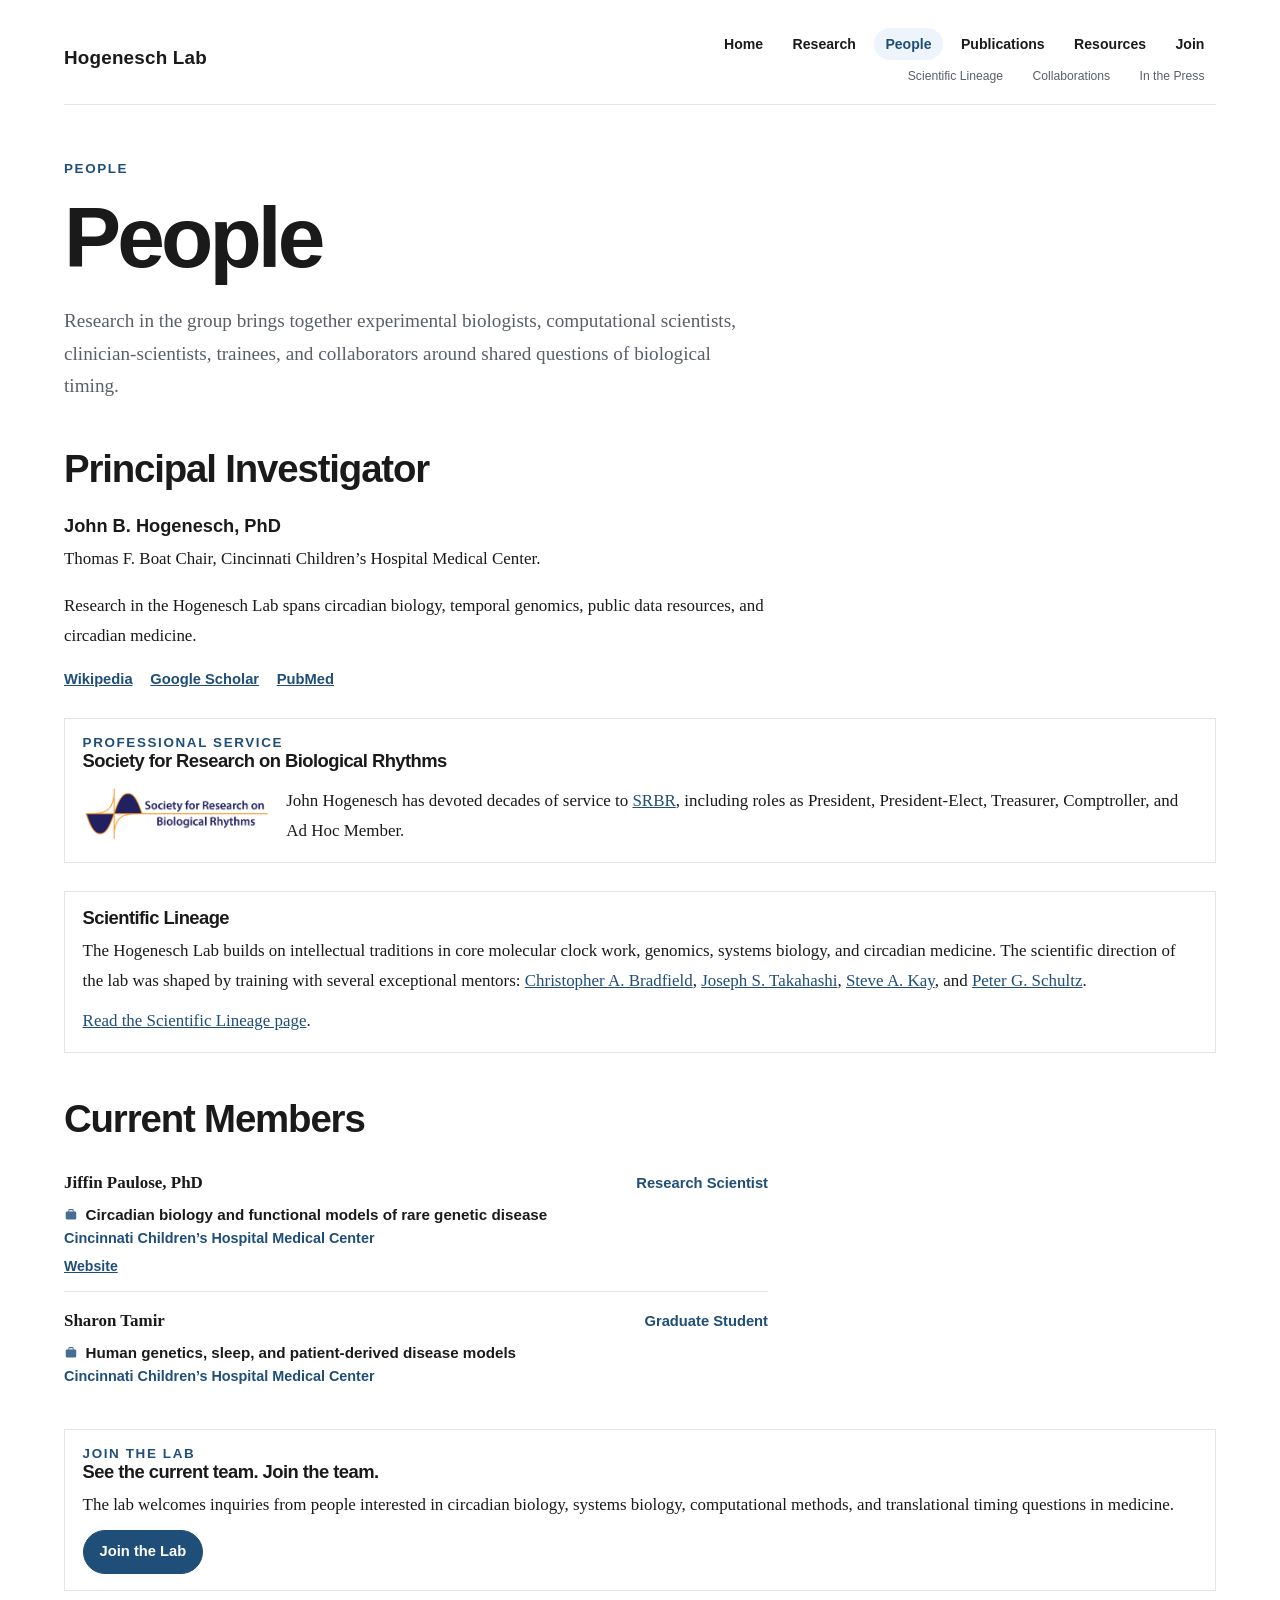
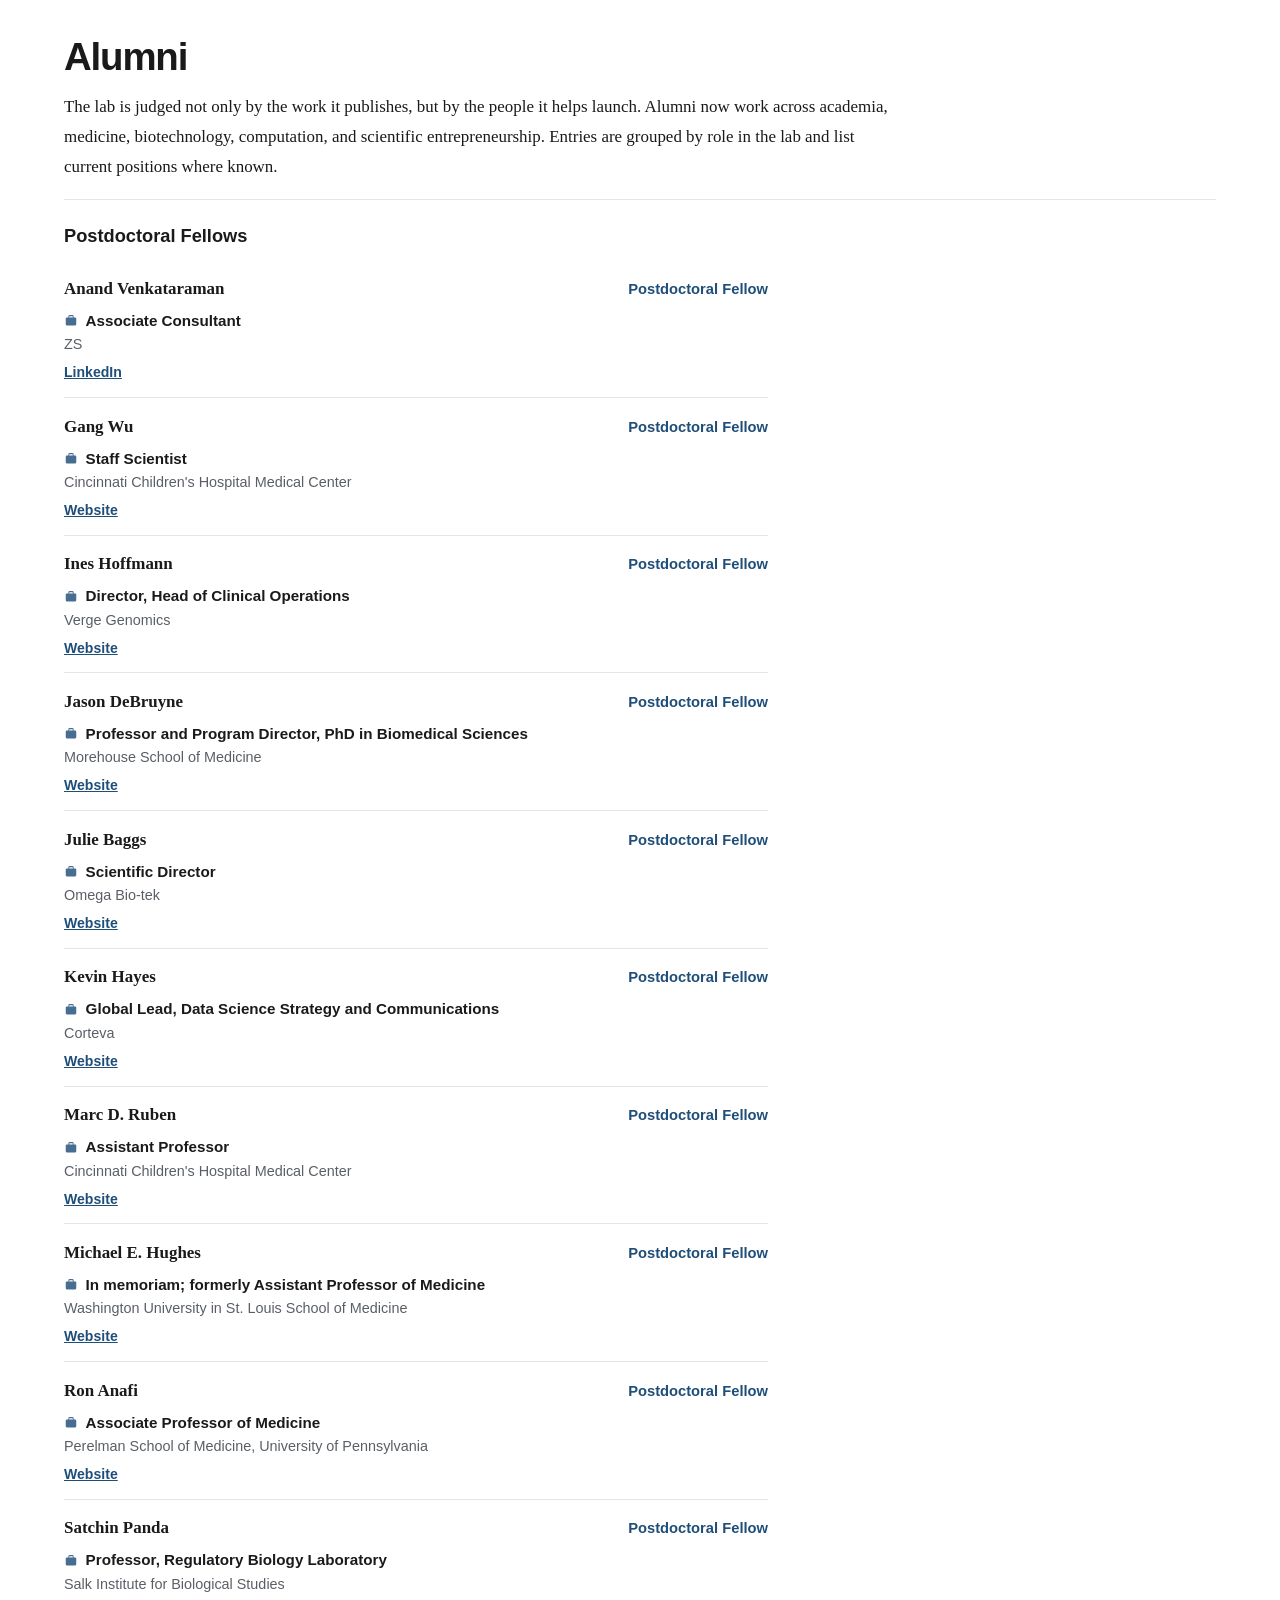
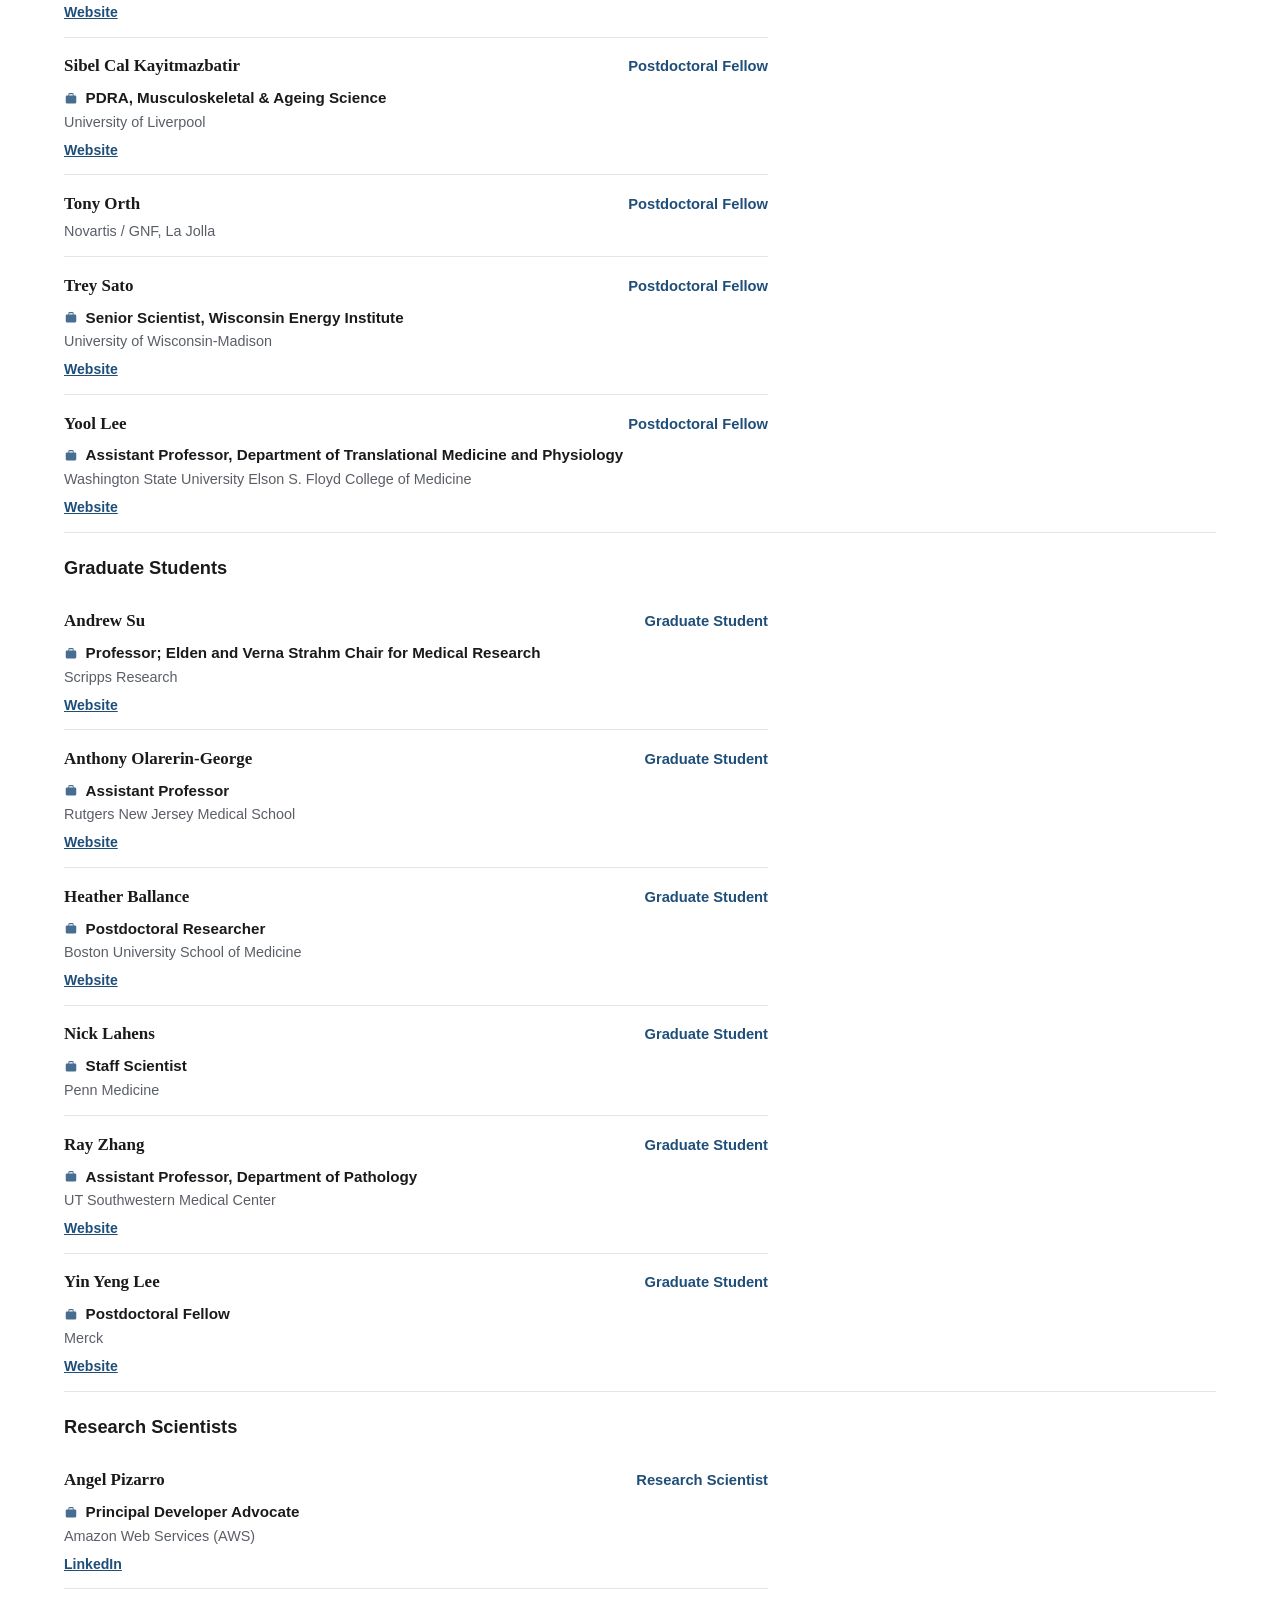
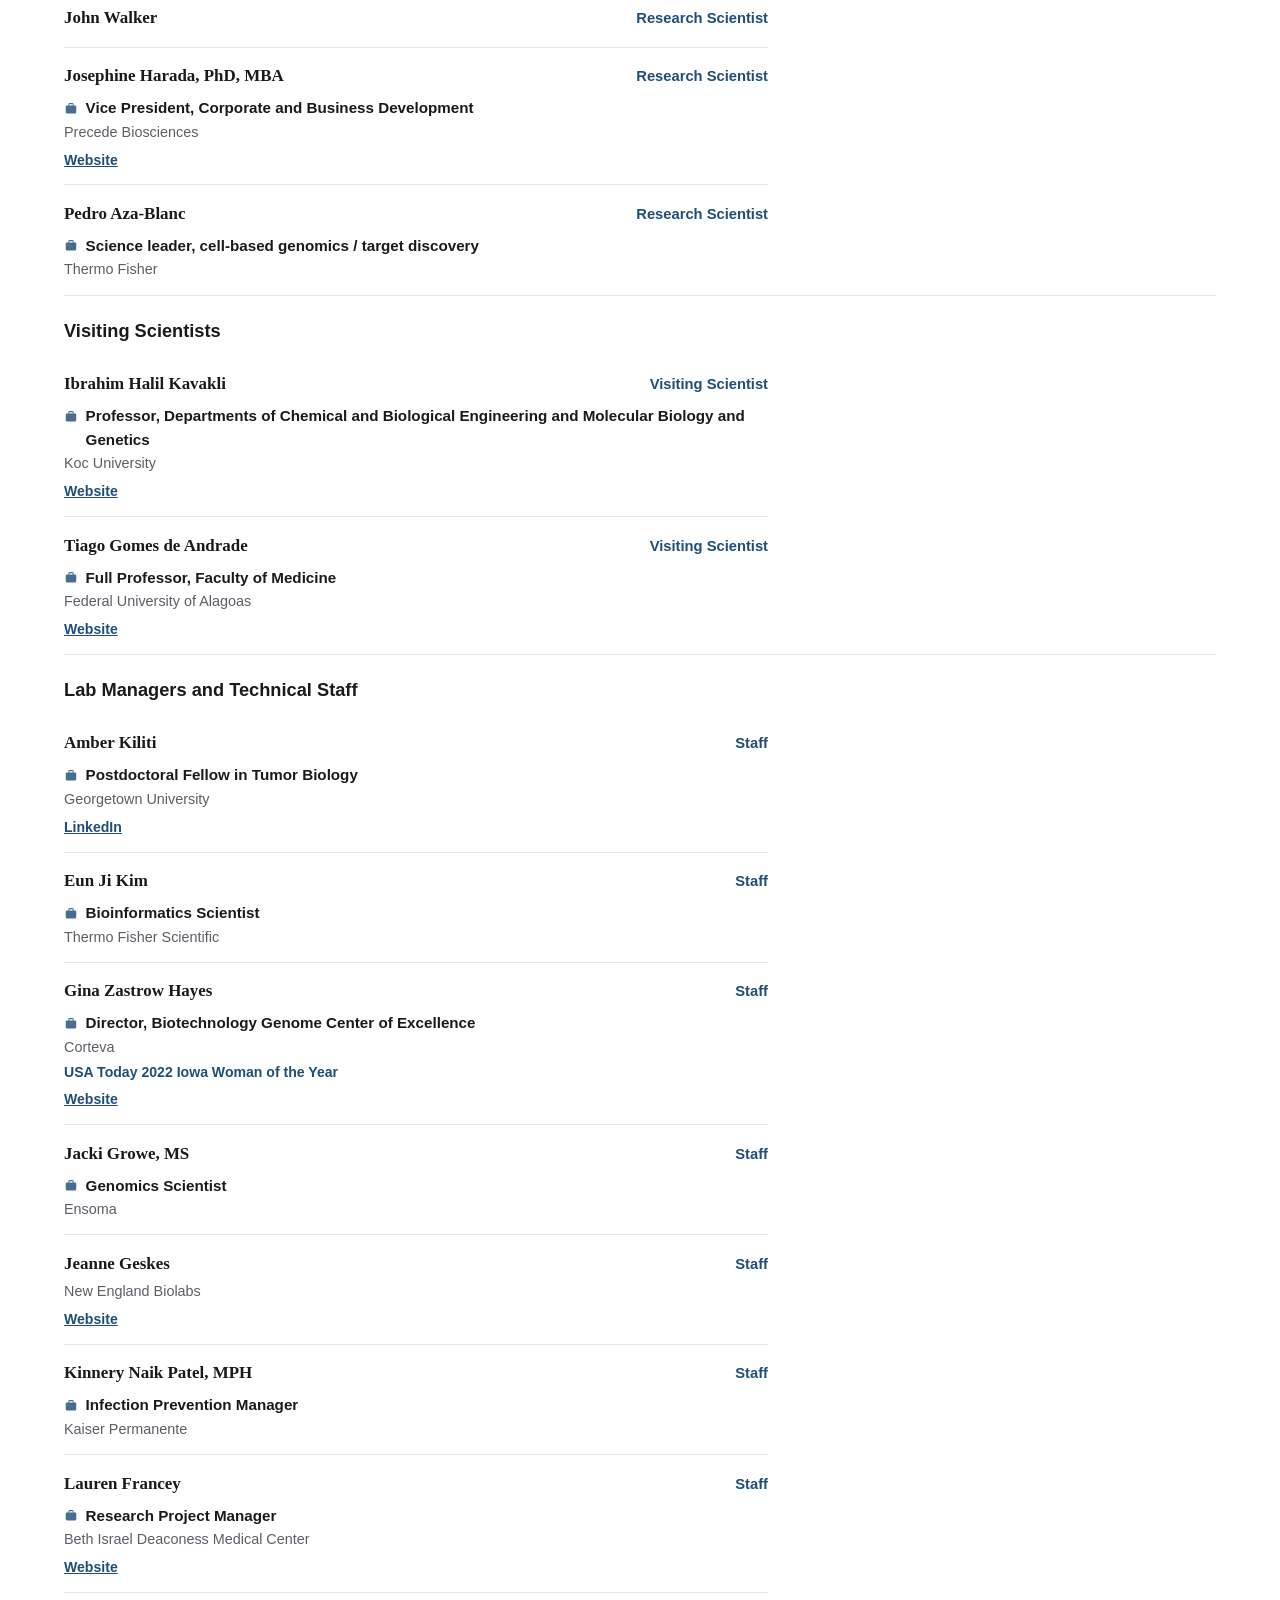
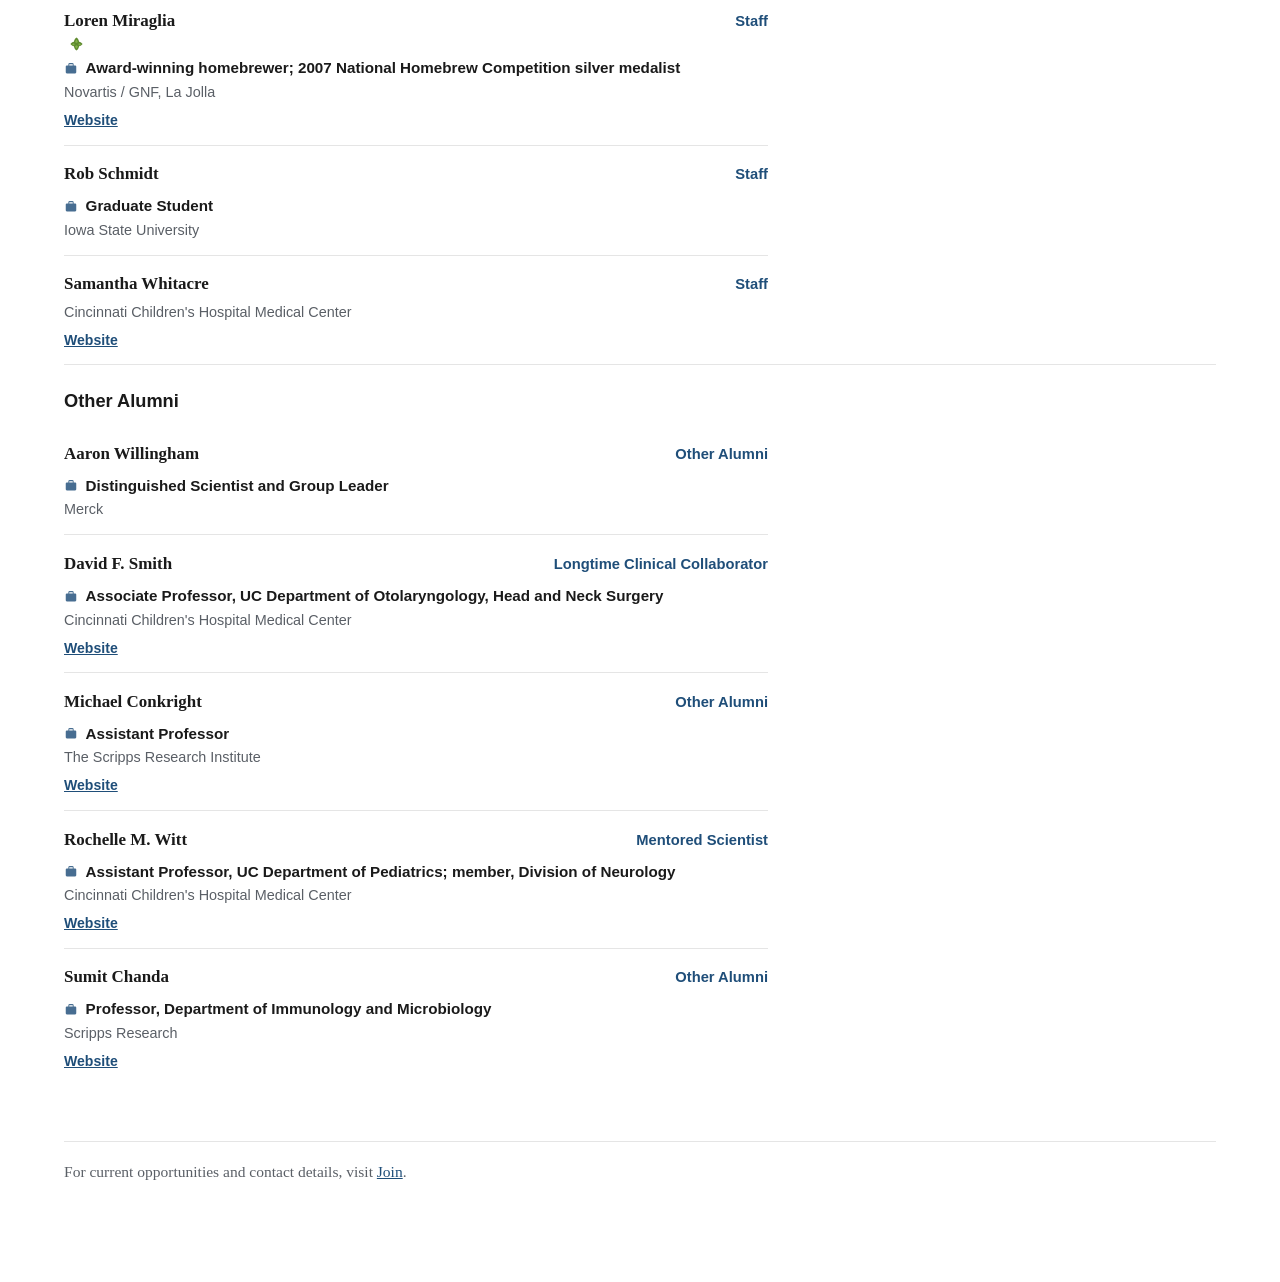
<file: people.html>
<!DOCTYPE html>
<html lang="en">
<head>
  <meta charset="utf-8">
  <meta name="viewport" content="width=device-width, initial-scale=1">
  <title>People | Hogenesch Lab</title>
  <meta name="description" content="Meet the Hogenesch Lab, including
John B. Hogenesch, current team members, scientific lineage, and alumni
across Novartis, Scripps, Penn, and Cincinnati Children’s.">
  <meta name="robots" content="index,follow,max-image-preview:large">
  <meta name="theme-color" content="#1f4e79">
  <link rel="icon" href="assets/images/favicon.svg" type="image/svg+xml">
  <link rel="canonical" href="https://hogeneschlab.org/people.html">
  <meta property="og:type" content="website">
  <meta property="og:site_name" content="Hogenesch Lab">
  <meta property="og:title" content="People | Hogenesch Lab">
  <meta property="og:description" content="Meet the Hogenesch Lab,
including John B. Hogenesch, current team members, scientific lineage,
and alumni across Novartis, Scripps, Penn, and Cincinnati Children’s.">
  <meta property="og:url" content="https://hogeneschlab.org/people.html">
  <meta property="og:image" content="https://hogeneschlab.org/assets/images/landmark-contributions-map.png?v=20260911-1">
  <meta name="twitter:card" content="summary_large_image">
  <meta name="twitter:title" content="People | Hogenesch Lab">
  <meta name="twitter:description" content="Meet the Hogenesch Lab,
including John B. Hogenesch, current team members, scientific lineage,
and alumni across Novartis, Scripps, Penn, and Cincinnati Children’s.">
  <meta name="twitter:image" content="https://hogeneschlab.org/assets/images/landmark-contributions-map.png?v=20260911-1">
  <link rel="stylesheet" href="styles.css?v=20260911-2">
</head>
<body>
<a class="skip-link" href="#page-content">Skip to main content</a>
<main>
<div class="masthead">
<a class="site-title" href="index.html">Hogenesch Lab</a>
<div class="nav-stack">
<nav class="site-nav" aria-label="Primary">
<a href="index.html">Home</a> <a href="research.html">Research</a>
<a class="active" href="people.html">People</a>
<a href="publications.html">Publications</a>
<a href="resources.html">Resources</a> <a href="join.html">Join</a>
</nav>
<nav class="secondary-nav" aria-label="More">
<a href="lineage.html">Scientific
Lineage</a><a href="collaborations.html">Collaborations</a><a href="press.html">In
the Press</a>
</nav>
</div>
</div>
<header class="page-header" id="page-content">
<p class="eyebrow">
People
</p>
<h1>
People
</h1>
<p class="lede">
Research in the group brings together experimental biologists,
computational scientists, clinician-scientists, trainees, and
collaborators around shared questions of biological timing.
</p>
</header>
<h2 id="principal-investigator">Principal Investigator</h2>
<h3 id="john-b.-hogenesch-phd">John B. Hogenesch, PhD</h3>
<p>Thomas F. Boat Chair, Cincinnati Children’s Hospital Medical
Center.</p>
<p>Research in the Hogenesch Lab spans circadian biology, temporal
genomics, public data resources, and circadian medicine.</p>
<p class="profile-links">
<a href="https://en.wikipedia.org/wiki/John_B._Hogenesch">Wikipedia</a>
<a href="https://scholar.google.com/citations?user=GseT2dUAAAAJ&amp;hl=en&amp;oi=ao">Google
Scholar</a>
<a href="https://pubmed.ncbi.nlm.nih.gov/?term=Hogenesch+JB%5BAuthor%5D">PubMed</a>
</p>
<div class="callout">
<div class="callout-header">
<p class="eyebrow">
Professional Service
</p>
<h2>
Society for Research on Biological Rhythms
</h2>
</div>
<div class="callout-body-split">
<img class="institution-logo" src="assets/images/srbr-logo.png?v=20260310-1" alt="Society for Research on Biological Rhythms logo" />
<div>
<p>
John Hogenesch has devoted decades of service to
<a href="https://srbr.org/about-us/board-of-directors/" target="_blank" rel="noopener">SRBR</a>,
including roles as President, President-Elect, Treasurer, Comptroller,
and Ad Hoc Member.
</p>
</div>
</div>
</div>
<div class="callout">
<h2>
Scientific Lineage
</h2>
<p>
The Hogenesch Lab builds on intellectual traditions in core molecular
clock work, genomics, systems biology, and circadian medicine. The
scientific direction of the lab was shaped by training with several
exceptional mentors:
<a href="https://mcardle.wisc.edu/faculty/christopher-bradfield/">Christopher
A. Bradfield</a>,
<a href="https://profiles.utsouthwestern.edu/profile/105885/joseph-takahashi.html">Joseph
S. Takahashi</a>,
<a href="https://keck.usc.edu/faculty-search/steve-kay/">Steve A.
Kay</a>, and
<a href="https://www.schultz.scripps.edu/peter-g-schultz">Peter G.
Schultz</a>.
</p>
<p>
<a href="lineage.html">Read the Scientific Lineage page</a>.
</p>
</div>
<h2 id="current-members">Current Members</h2>
<ul class="alumni-list alumni-list-current">
<li>
<div class="alumni-headline">
<strong>Jiffin Paulose, PhD</strong><span class="alumni-role">Research
Scientist</span>
</div>
<span class="alumni-meta">Cincinnati Children’s Hospital Medical
Center</span><span class="alumni-current-line">Circadian biology and
functional models of rare genetic disease</span><span
class="alumni-entry-links"><a href="https://www.cincinnatichildrens.org/research/divisions/h/genetics/labs/hogenesch/contact">Website</a></span>
</li>
<li>
<div class="alumni-headline">
<strong>Sharon Tamir</strong><span class="alumni-role">Graduate
Student</span>
</div>
<span class="alumni-meta">Cincinnati Children’s Hospital Medical
Center</span><span class="alumni-current-line">Human genetics, sleep,
and patient-derived disease models</span>
</li>
</ul>
<div class="callout people-join-callout">
<p class="eyebrow">
Join the Lab
</p>
<h2>
See the current team. Join the team.
</h2>
<p>
The lab welcomes inquiries from people interested in circadian biology,
systems biology, computational methods, and translational timing
questions in medicine.
</p>
<p>
<a class="button" href="join.html">Join the Lab</a>
</p>
</div>
<h2 id="alumni">Alumni</h2>
<p class="alumni-intro">
The lab is judged not only by the work it publishes, but by the people
it helps launch. Alumni now work across academia, medicine,
biotechnology, computation, and scientific entrepreneurship. Entries are
grouped by role in the lab and list current positions where known.
</p>
<!-- ALUMNI:START -->
<section class="alumni-group">
<h3>
Postdoctoral Fellows
</h3>
<ul class="alumni-list">
<li>
<div class="alumni-headline">
<strong>Anand Venkataraman</strong><span
class="alumni-role">Postdoctoral Fellow</span>
</div>
<span class="alumni-meta">ZS</span><span
class="alumni-current-line">Associate Consultant</span><span
class="alumni-entry-links"><a href="https://www.linkedin.com/in/venkatan22/" target="_blank" rel="noopener">LinkedIn</a></span>
</li>
<li>
<div class="alumni-headline">
<strong>Gang Wu</strong><span class="alumni-role">Postdoctoral
Fellow</span>
</div>
<span class="alumni-meta">Cincinnati Children's Hospital Medical
Center</span><span class="alumni-current-line">Staff
Scientist</span><span
class="alumni-entry-links"><a href="https://www.cincinnatichildrens.org/research/divisions/h/genetics/labs/hogenesch/people" target="_blank" rel="noopener">Website</a></span>
</li>
<li>
<div class="alumni-headline">
<strong>Ines Hoffmann</strong><span class="alumni-role">Postdoctoral
Fellow</span>
</div>
<span class="alumni-meta">Verge Genomics</span><span
class="alumni-current-line">Director, Head of Clinical
Operations</span><span
class="alumni-entry-links"><a href="https://www.vergegenomics.com/people-pop" target="_blank" rel="noopener">Website</a></span>
</li>
<li>
<div class="alumni-headline">
<strong>Jason DeBruyne</strong><span class="alumni-role">Postdoctoral
Fellow</span>
</div>
<span class="alumni-meta">Morehouse School of Medicine</span><span
class="alumni-current-line">Professor and Program Director, PhD in
Biomedical Sciences</span><span
class="alumni-entry-links"><a href="https://www.msm.edu/Education/PhDPrograminBiomedicalSciences/faculty/physiology/jason-debruyne.php" target="_blank" rel="noopener">Website</a></span>
</li>
<li>
<div class="alumni-headline">
<strong>Julie Baggs</strong><span class="alumni-role">Postdoctoral
Fellow</span>
</div>
<span class="alumni-meta">Omega Bio-tek</span><span
class="alumni-current-line">Scientific Director</span><span
class="alumni-entry-links"><a href="https://omegabiotek.com/about-us/our-team/" target="_blank" rel="noopener">Website</a></span>
</li>
<li>
<div class="alumni-headline">
<strong>Kevin Hayes</strong><span class="alumni-role">Postdoctoral
Fellow</span>
</div>
<span class="alumni-meta">Corteva</span><span
class="alumni-current-line">Global Lead, Data Science Strategy and
Communications</span><span
class="alumni-entry-links"><a href="https://molpharm.wisc.edu/staff/hayes-phd-kevin/" target="_blank" rel="noopener">Website</a></span>
</li>
<li>
<div class="alumni-headline">
<strong>Marc D. Ruben</strong><span class="alumni-role">Postdoctoral
Fellow</span>
</div>
<span class="alumni-meta">Cincinnati Children's Hospital Medical
Center</span><span class="alumni-current-line">Assistant
Professor</span><span
class="alumni-entry-links"><a href="https://www.marcruben.net/" target="_blank" rel="noopener">Website</a></span>
</li>
<li>
<div class="alumni-headline">
<strong>Michael E. Hughes</strong><span class="alumni-role">Postdoctoral
Fellow</span>
</div>
<span class="alumni-meta">Washington University in St. Louis School of
Medicine</span><span class="alumni-current-line">In memoriam; formerly
Assistant Professor of Medicine</span><span
class="alumni-entry-links"><a href="https://medicine.washu.edu/news/obituary-michael-e-hughes-assistant-professor-of-pulmonary-medicine-41/" target="_blank" rel="noopener">Website</a></span>
</li>
<li>
<div class="alumni-headline">
<strong>Ron Anafi</strong><span class="alumni-role">Postdoctoral
Fellow</span>
</div>
<span class="alumni-meta">Perelman School of Medicine, University of
Pennsylvania</span><span class="alumni-current-line">Associate Professor
of Medicine</span><span
class="alumni-entry-links"><a href="https://www.med.upenn.edu/apps/faculty/index.php/g275/p8198976" target="_blank" rel="noopener">Website</a></span>
</li>
<li>
<div class="alumni-headline">
<strong>Satchin Panda</strong><span class="alumni-role">Postdoctoral
Fellow</span>
</div>
<span class="alumni-meta">Salk Institute for Biological
Studies</span><span class="alumni-current-line">Professor, Regulatory
Biology Laboratory</span><span
class="alumni-entry-links"><a href="https://www.salk.edu/scientist/satchidananda-panda/" target="_blank" rel="noopener">Website</a></span>
</li>
<li>
<div class="alumni-headline">
<strong>Sibel Cal Kayitmazbatir</strong><span
class="alumni-role">Postdoctoral Fellow</span>
</div>
<span class="alumni-meta">University of Liverpool</span><span
class="alumni-current-line">PDRA, Musculoskeletal &amp; Ageing
Science</span><span
class="alumni-entry-links"><a href="https://www.liverpool.ac.uk/people/sibel-cal-kayitmazbatir" target="_blank" rel="noopener">Website</a></span>
</li>
<li>
<div class="alumni-headline">
<strong>Tony Orth</strong><span class="alumni-role">Postdoctoral
Fellow</span>
</div>
<span class="alumni-meta">Novartis / GNF, La Jolla</span>
</li>
<li>
<div class="alumni-headline">
<strong>Trey Sato</strong><span class="alumni-role">Postdoctoral
Fellow</span>
</div>
<span class="alumni-meta">University of Wisconsin-Madison</span><span
class="alumni-current-line">Senior Scientist, Wisconsin Energy
Institute</span><span
class="alumni-entry-links"><a href="https://energy.wisc.edu/index.php/about/energy-experts/trey-sato" target="_blank" rel="noopener">Website</a></span>
</li>
<li>
<div class="alumni-headline">
<strong>Yool Lee</strong><span class="alumni-role">Postdoctoral
Fellow</span>
</div>
<span class="alumni-meta">Washington State University Elson S. Floyd
College of Medicine</span><span class="alumni-current-line">Assistant
Professor, Department of Translational Medicine and
Physiology</span><span
class="alumni-entry-links"><a href="https://lee-lab.org/" target="_blank" rel="noopener">Website</a></span>
</li>
</ul>
</section>
<section class="alumni-group">
<h3>
Graduate Students
</h3>
<ul class="alumni-list">
<li>
<div class="alumni-headline">
<strong>Andrew Su</strong><span class="alumni-role">Graduate
Student</span>
</div>
<span class="alumni-meta">Scripps Research</span><span
class="alumni-current-line">Professor; Elden and Verna Strahm Chair for
Medical Research</span><span
class="alumni-entry-links"><a href="https://www.scripps.edu/faculty/su/" target="_blank" rel="noopener">Website</a></span>
</li>
<li>
<div class="alumni-headline">
<strong>Anthony Olarerin-George</strong><span
class="alumni-role">Graduate Student</span>
</div>
<span class="alumni-meta">Rutgers New Jersey Medical School</span><span
class="alumni-current-line">Assistant Professor</span><span
class="alumni-entry-links"><a href="https://njms.rutgers.edu/sgs/prospective_students/info/faculty_research.php" target="_blank" rel="noopener">Website</a></span>
</li>
<li>
<div class="alumni-headline">
<strong>Heather Ballance</strong><span class="alumni-role">Graduate
Student</span>
</div>
<span class="alumni-meta">Boston University School of
Medicine</span><span class="alumni-current-line">Postdoctoral
Researcher</span><span
class="alumni-entry-links"><a href="https://www.bumc.bu.edu/ppb/education/pharmacology/training-program/laboratories/wolozinlab/people/" target="_blank" rel="noopener">Website</a></span>
</li>
<li>
<div class="alumni-headline">
<strong>Nick Lahens</strong><span class="alumni-role">Graduate
Student</span>
</div>
<span class="alumni-meta">Penn Medicine</span><span
class="alumni-current-line">Staff Scientist</span>
</li>
<li>
<div class="alumni-headline">
<strong>Ray Zhang</strong><span class="alumni-role">Graduate
Student</span>
</div>
<span class="alumni-meta">UT Southwestern Medical Center</span><span
class="alumni-current-line">Assistant Professor, Department of
Pathology</span><span
class="alumni-entry-links"><a href="https://profiles.utsouthwestern.edu/profile/208386/ray-zhang.html" target="_blank" rel="noopener">Website</a></span>
</li>
<li>
<div class="alumni-headline">
<strong>Yin Yeng Lee</strong><span class="alumni-role">Graduate
Student</span>
</div>
<span class="alumni-meta">Merck</span><span
class="alumni-current-line">Postdoctoral Fellow</span><span
class="alumni-entry-links"><a href="https://academic.oup.com/bioinformatics/article/38/24/5375/6793848" target="_blank" rel="noopener">Website</a></span>
</li>
</ul>
</section>
<section class="alumni-group">
<h3>
Research Scientists
</h3>
<ul class="alumni-list">
<li>
<div class="alumni-headline">
<strong>Angel Pizarro</strong><span class="alumni-role">Research
Scientist</span>
</div>
<span class="alumni-meta">Amazon Web Services (AWS)</span><span
class="alumni-current-line">Principal Developer Advocate</span><span
class="alumni-entry-links"><a href="https://www.linkedin.com/in/angelpizarro/" target="_blank" rel="noopener">LinkedIn</a></span>
</li>
<li>
<div class="alumni-headline">
<strong>John Walker</strong><span class="alumni-role">Research
Scientist</span>
</div>
</li>
<li>
<div class="alumni-headline">
<strong>Josephine Harada, PhD, MBA</strong><span
class="alumni-role">Research Scientist</span>
</div>
<span class="alumni-meta">Precede Biosciences</span><span
class="alumni-current-line">Vice President, Corporate and Business
Development</span><span
class="alumni-entry-links"><a href="https://www.precede.bio/" target="_blank" rel="noopener">Website</a></span>
</li>
<li>
<div class="alumni-headline">
<strong>Pedro Aza-Blanc</strong><span class="alumni-role">Research
Scientist</span>
</div>
<span class="alumni-meta">Thermo Fisher</span><span
class="alumni-current-line">Science leader, cell-based genomics / target
discovery</span>
</li>
</ul>
</section>
<section class="alumni-group">
<h3>
Visiting Scientists
</h3>
<ul class="alumni-list">
<li>
<div class="alumni-headline">
<strong>Ibrahim Halil Kavakli</strong><span class="alumni-role">Visiting
Scientist</span>
</div>
<span class="alumni-meta">Koc University</span><span
class="alumni-current-line">Professor, Departments of Chemical and
Biological Engineering and Molecular Biology and Genetics</span><span
class="alumni-entry-links"><a href="https://www.unige.ch/medecine/gcir/events/past-events/gcir-seminar-11-oct-24-circadian-medicine" target="_blank" rel="noopener">Website</a></span>
</li>
<li>
<div class="alumni-headline">
<strong>Tiago Gomes de Andrade</strong><span
class="alumni-role">Visiting Scientist</span>
</div>
<span class="alumni-meta">Federal University of Alagoas</span><span
class="alumni-current-line">Full Professor, Faculty of
Medicine</span><span
class="alumni-entry-links"><a href="https://famed.ufal.br/grupo/cmc/en/members.php" target="_blank" rel="noopener">Website</a></span>
</li>
</ul>
</section>
<section class="alumni-group">
<h3>
Lab Managers and Technical Staff
</h3>
<ul class="alumni-list">
<li>
<div class="alumni-headline">
<strong>Amber Kiliti</strong><span class="alumni-role">Staff</span>
</div>
<span class="alumni-meta">Georgetown University</span><span
class="alumni-current-line">Postdoctoral Fellow in Tumor
Biology</span><span
class="alumni-entry-links"><a href="https://www.linkedin.com/in/amber-kiliti-7753312a/" target="_blank" rel="noopener">LinkedIn</a></span>
</li>
<li>
<div class="alumni-headline">
<strong>Eun Ji Kim</strong><span class="alumni-role">Staff</span>
</div>
<span class="alumni-meta">Thermo Fisher Scientific</span><span
class="alumni-current-line">Bioinformatics Scientist</span>
</li>
<li>
<div class="alumni-headline">
<strong>Gina Zastrow Hayes</strong><span
class="alumni-role">Staff</span>
</div>
<span class="alumni-meta">Corteva</span><span
class="alumni-current-line">Director, Biotechnology Genome Center of
Excellence</span><span class="alumni-honor">USA Today 2022 Iowa Woman of
the Year</span><span
class="alumni-entry-links"><a href="https://www.viewsonagriculture.com/contributors/gina-zastrow-hayes/" target="_blank" rel="noopener">Website</a></span>
</li>
<li>
<div class="alumni-headline">
<strong>Jacki Growe, MS</strong><span class="alumni-role">Staff</span>
</div>
<span class="alumni-meta">Ensoma</span><span
class="alumni-current-line">Genomics Scientist</span>
</li>
<li>
<div class="alumni-headline">
<strong>Jeanne Geskes</strong><span class="alumni-role">Staff</span>
</div>
<span class="alumni-meta">New England Biolabs</span><span
class="alumni-entry-links"><a href="https://theorg.com/org/new-england-biolabs/org-chart/jeanne-geskes" target="_blank" rel="noopener">Website</a></span>
</li>
<li>
<div class="alumni-headline">
<strong>Kinnery Naik Patel, MPH</strong><span
class="alumni-role">Staff</span>
</div>
<span class="alumni-meta">Kaiser Permanente</span><span
class="alumni-current-line">Infection Prevention Manager</span>
</li>
<li>
<div class="alumni-headline">
<strong>Lauren Francey</strong><span class="alumni-role">Staff</span>
</div>
<span class="alumni-meta">Beth Israel Deaconess Medical
Center</span><span class="alumni-current-line">Research Project
Manager</span><span
class="alumni-entry-links"><a href="https://research.bidmc.org/david-friedman/people/lauren-francey" target="_blank" rel="noopener">Website</a></span>
</li>
<li>
<div class="alumni-headline">
<strong>Loren Miraglia
<img class="inline-icon" src="assets/images/hops-icon.svg" alt="Hops icon" /></strong><span
class="alumni-role">Staff</span>
</div>
<span class="alumni-meta">Novartis / GNF, La Jolla</span><span
class="alumni-current-line">Award-winning homebrewer; 2007 National
Homebrew Competition silver medalist</span><span
class="alumni-entry-links"><a href="https://www.homebrewersassociation.org/attachments/0000/2533/2007_Winners_List.pdf" target="_blank" rel="noopener">Website</a></span>
</li>
<li>
<div class="alumni-headline">
<strong>Rob Schmidt</strong><span class="alumni-role">Staff</span>
</div>
<span class="alumni-meta">Iowa State University</span><span
class="alumni-current-line">Graduate Student</span>
</li>
<li>
<div class="alumni-headline">
<strong>Samantha Whitacre</strong><span class="alumni-role">Staff</span>
</div>
<span class="alumni-meta">Cincinnati Children's Hospital Medical
Center</span><span
class="alumni-entry-links"><a href="https://www.cincinnatichildrens.org/research/divisions/e/endocrinology/labs/nakamura/team" target="_blank" rel="noopener">Website</a></span>
</li>
</ul>
</section>
<section class="alumni-group">
<h3>
Other Alumni
</h3>
<ul class="alumni-list">
<li>
<div class="alumni-headline">
<strong>Aaron Willingham</strong><span class="alumni-role">Other
Alumni</span>
</div>
<span class="alumni-meta">Merck</span><span
class="alumni-current-line">Distinguished Scientist and Group
Leader</span>
</li>
<li>
<div class="alumni-headline">
<strong>David F. Smith</strong><span class="alumni-role">Longtime
Clinical Collaborator</span>
</div>
<span class="alumni-meta">Cincinnati Children's Hospital Medical
Center</span><span class="alumni-current-line">Associate Professor, UC
Department of Otolaryngology, Head and Neck Surgery</span><span
class="alumni-entry-links"><a href="https://www.cincinnatichildrens.org/bio/s/david-smith" target="_blank" rel="noopener">Website</a></span>
</li>
<li>
<div class="alumni-headline">
<strong>Michael Conkright</strong><span class="alumni-role">Other
Alumni</span>
</div>
<span class="alumni-meta">The Scripps Research Institute</span><span
class="alumni-current-line">Assistant Professor</span><span
class="alumni-entry-links"><a href="https://www.scripps.edu/conkright/members.html" target="_blank" rel="noopener">Website</a></span>
</li>
<li>
<div class="alumni-headline">
<strong>Rochelle M. Witt</strong><span class="alumni-role">Mentored
Scientist</span>
</div>
<span class="alumni-meta">Cincinnati Children's Hospital Medical
Center</span><span class="alumni-current-line">Assistant Professor, UC
Department of Pediatrics; member, Division of Neurology</span><span
class="alumni-entry-links"><a href="https://www.cincinnatichildrens.org/bio/w/rochelle-witt" target="_blank" rel="noopener">Website</a></span>
</li>
<li>
<div class="alumni-headline">
<strong>Sumit Chanda</strong><span class="alumni-role">Other
Alumni</span>
</div>
<span class="alumni-meta">Scripps Research</span><span
class="alumni-current-line">Professor, Department of Immunology and
Microbiology</span><span
class="alumni-entry-links"><a href="https://www.scripps.edu/faculty/chanda/" target="_blank" rel="noopener">Website</a></span>
</li>
</ul>
</section>
<!-- ALUMNI:END -->
<footer class="page-footer">
<p>
For current opportunities and contact details, visit
<a href="join.html">Join</a>.
</p>
</footer>
</main>
</body>
</html>
</file>
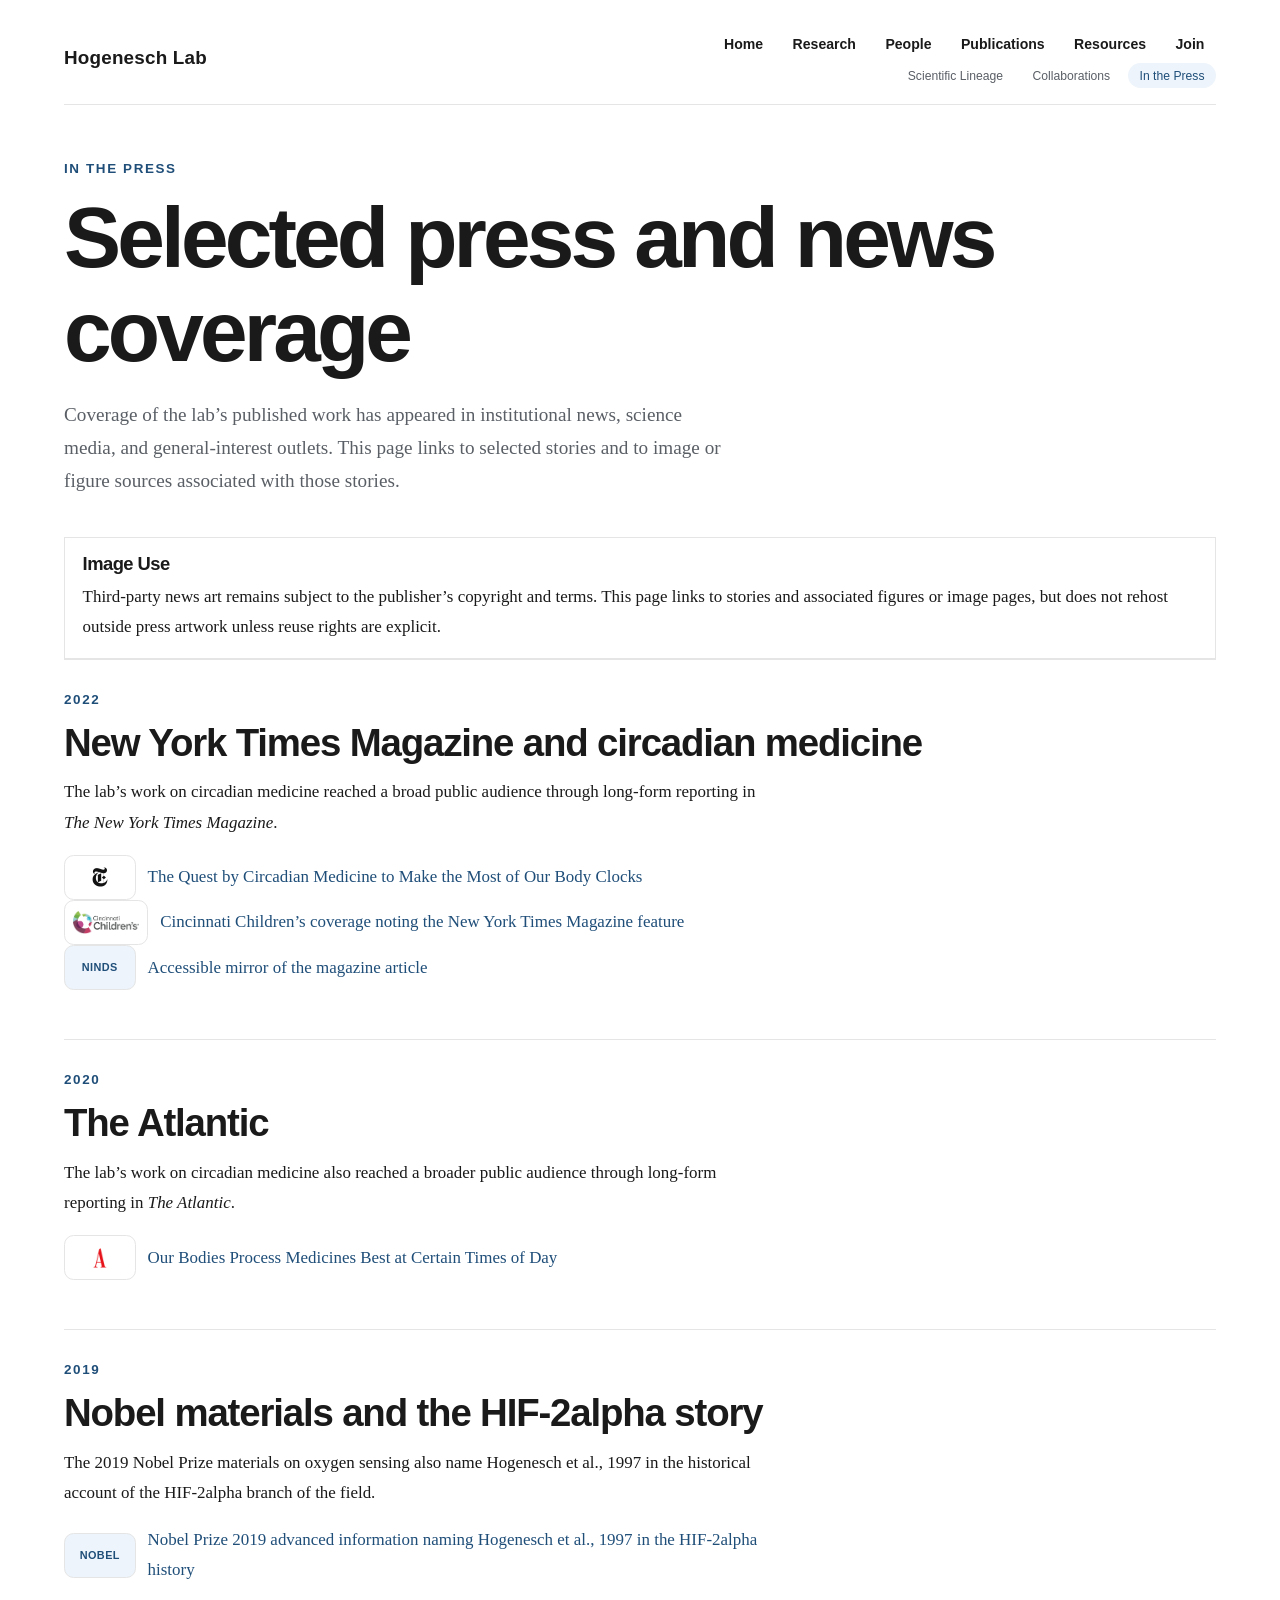
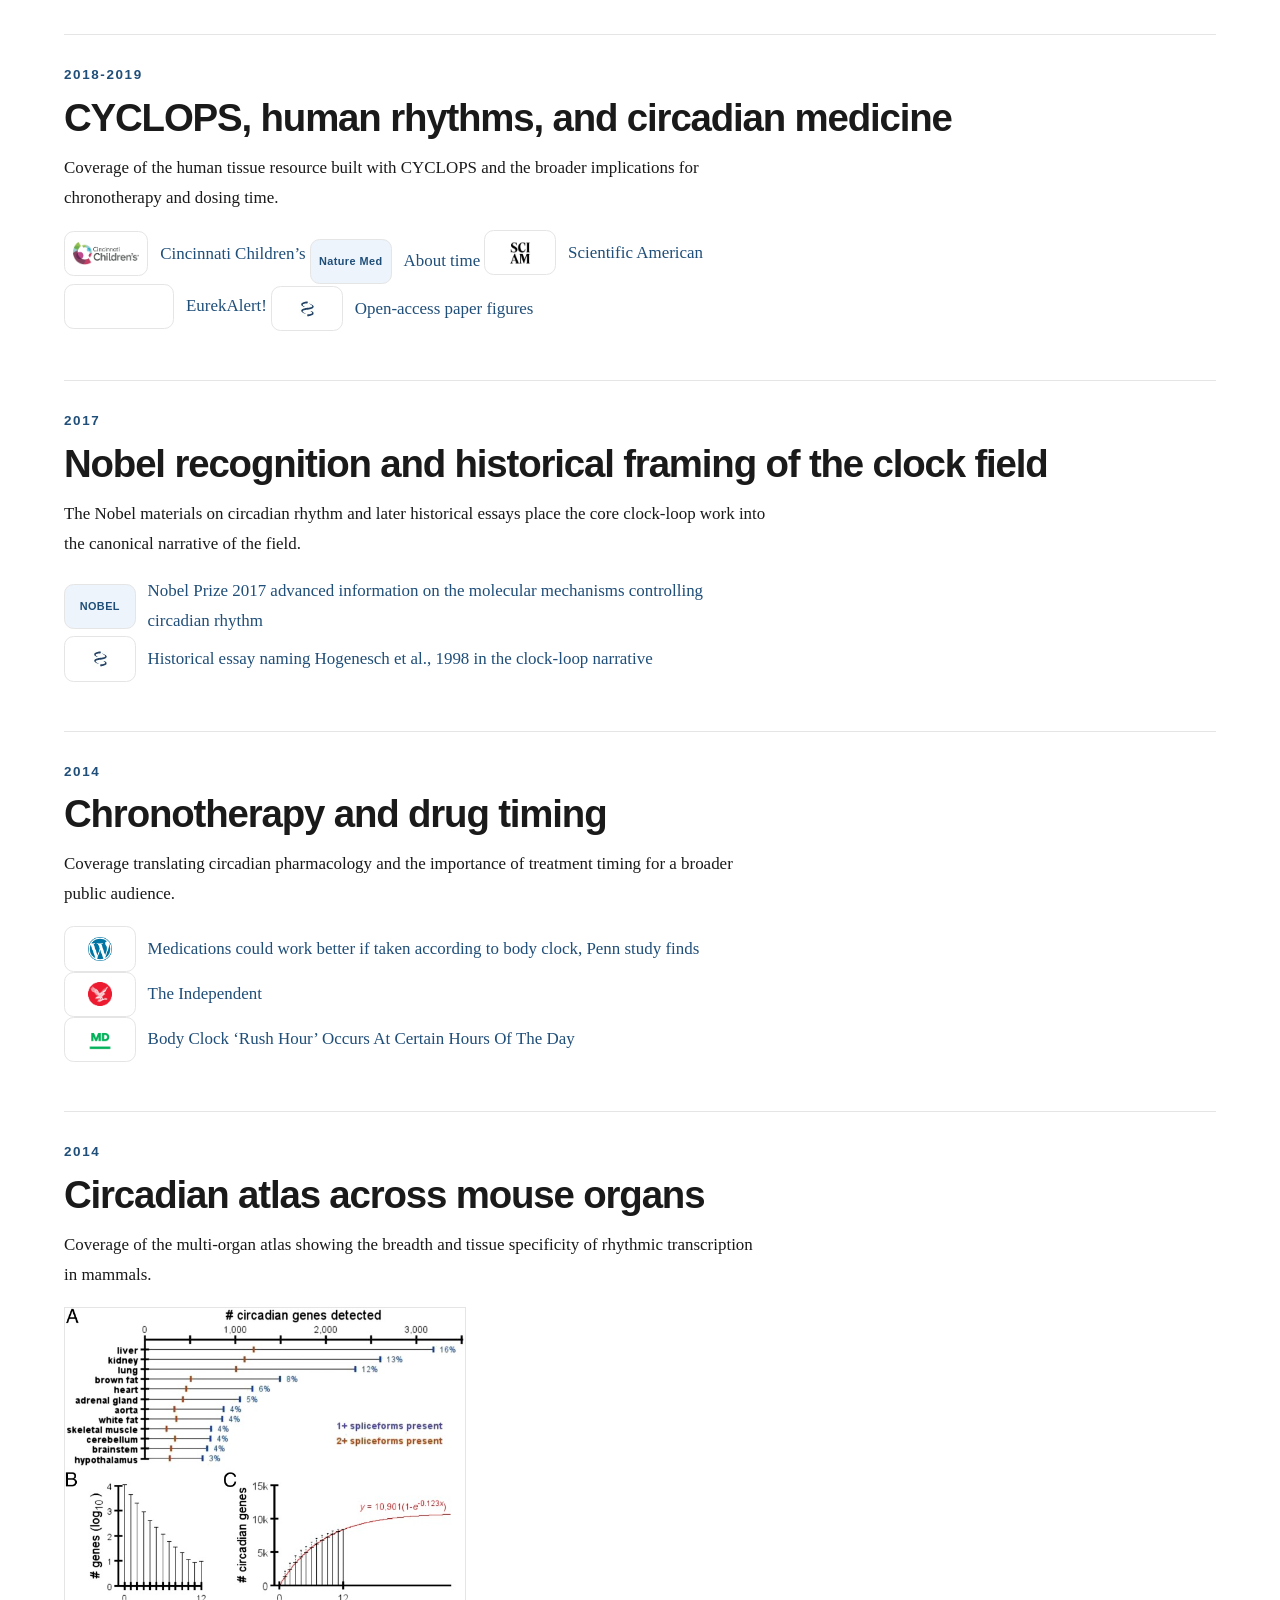
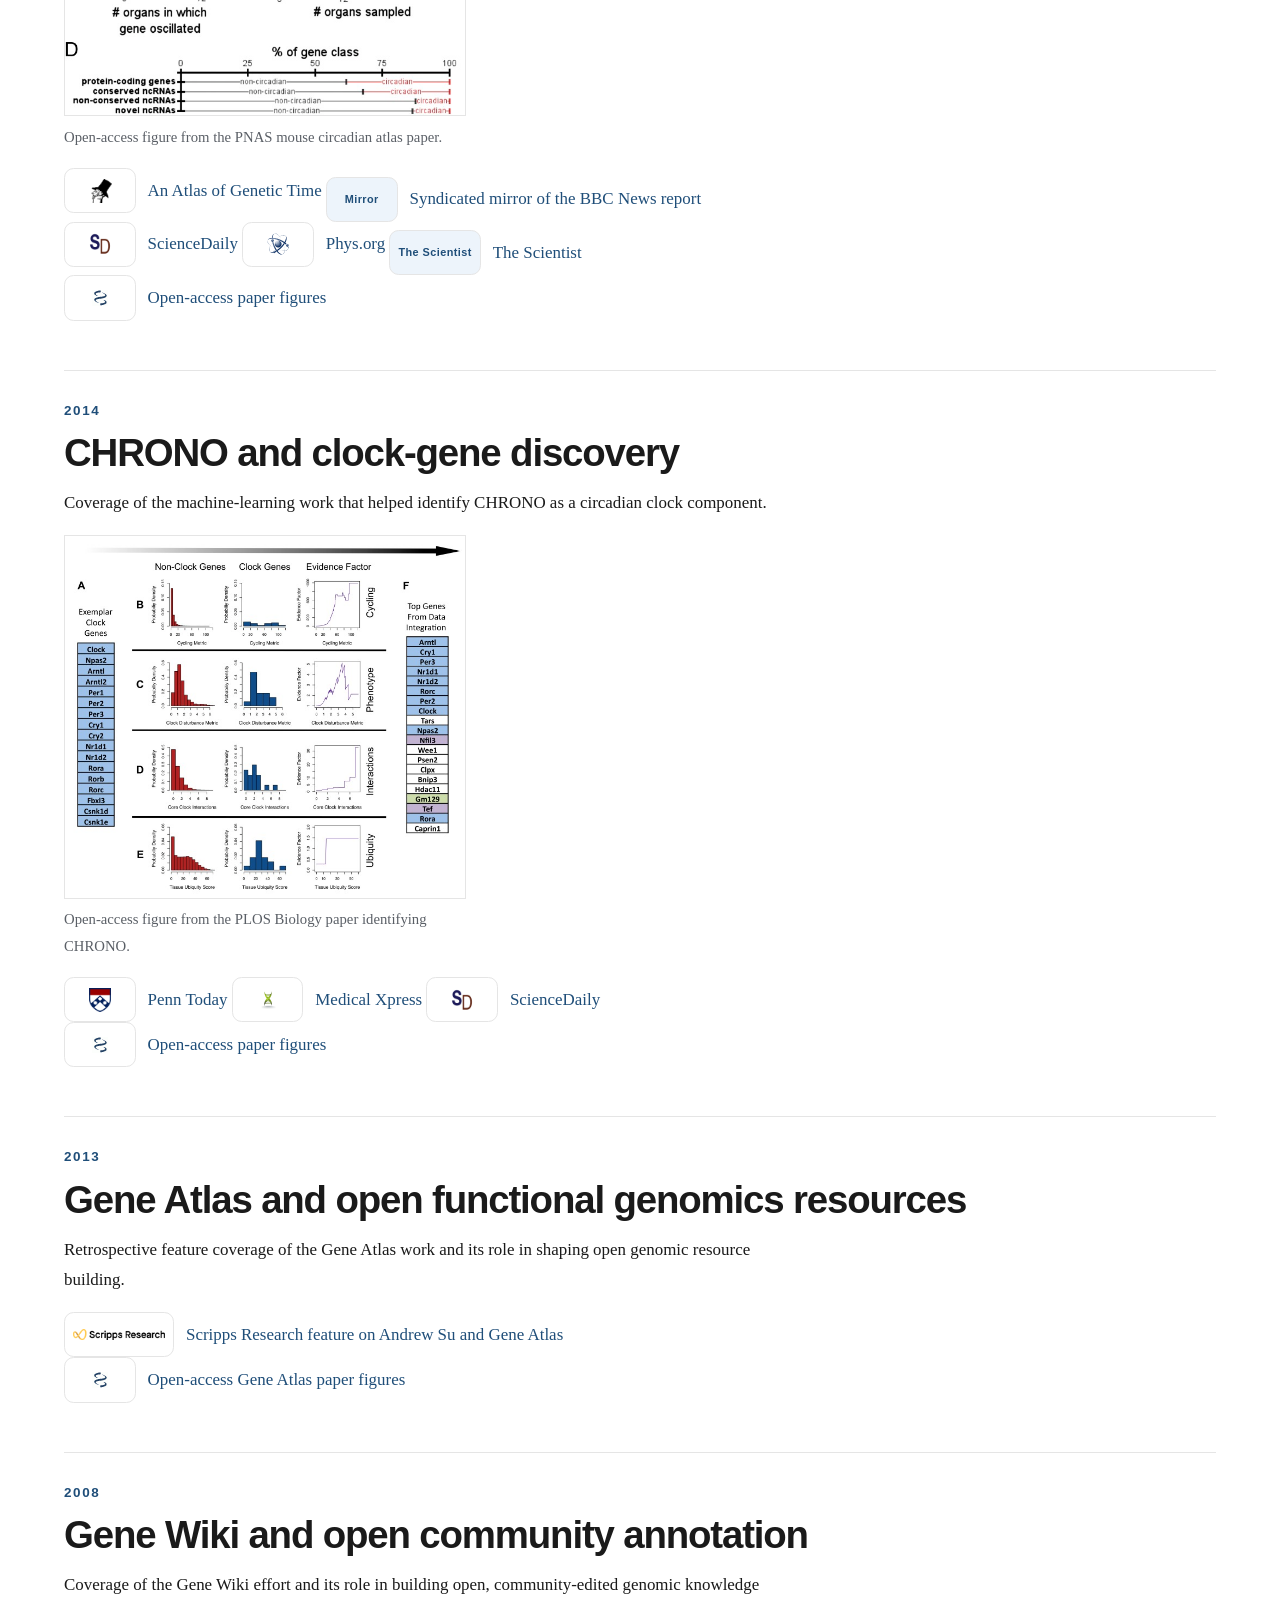
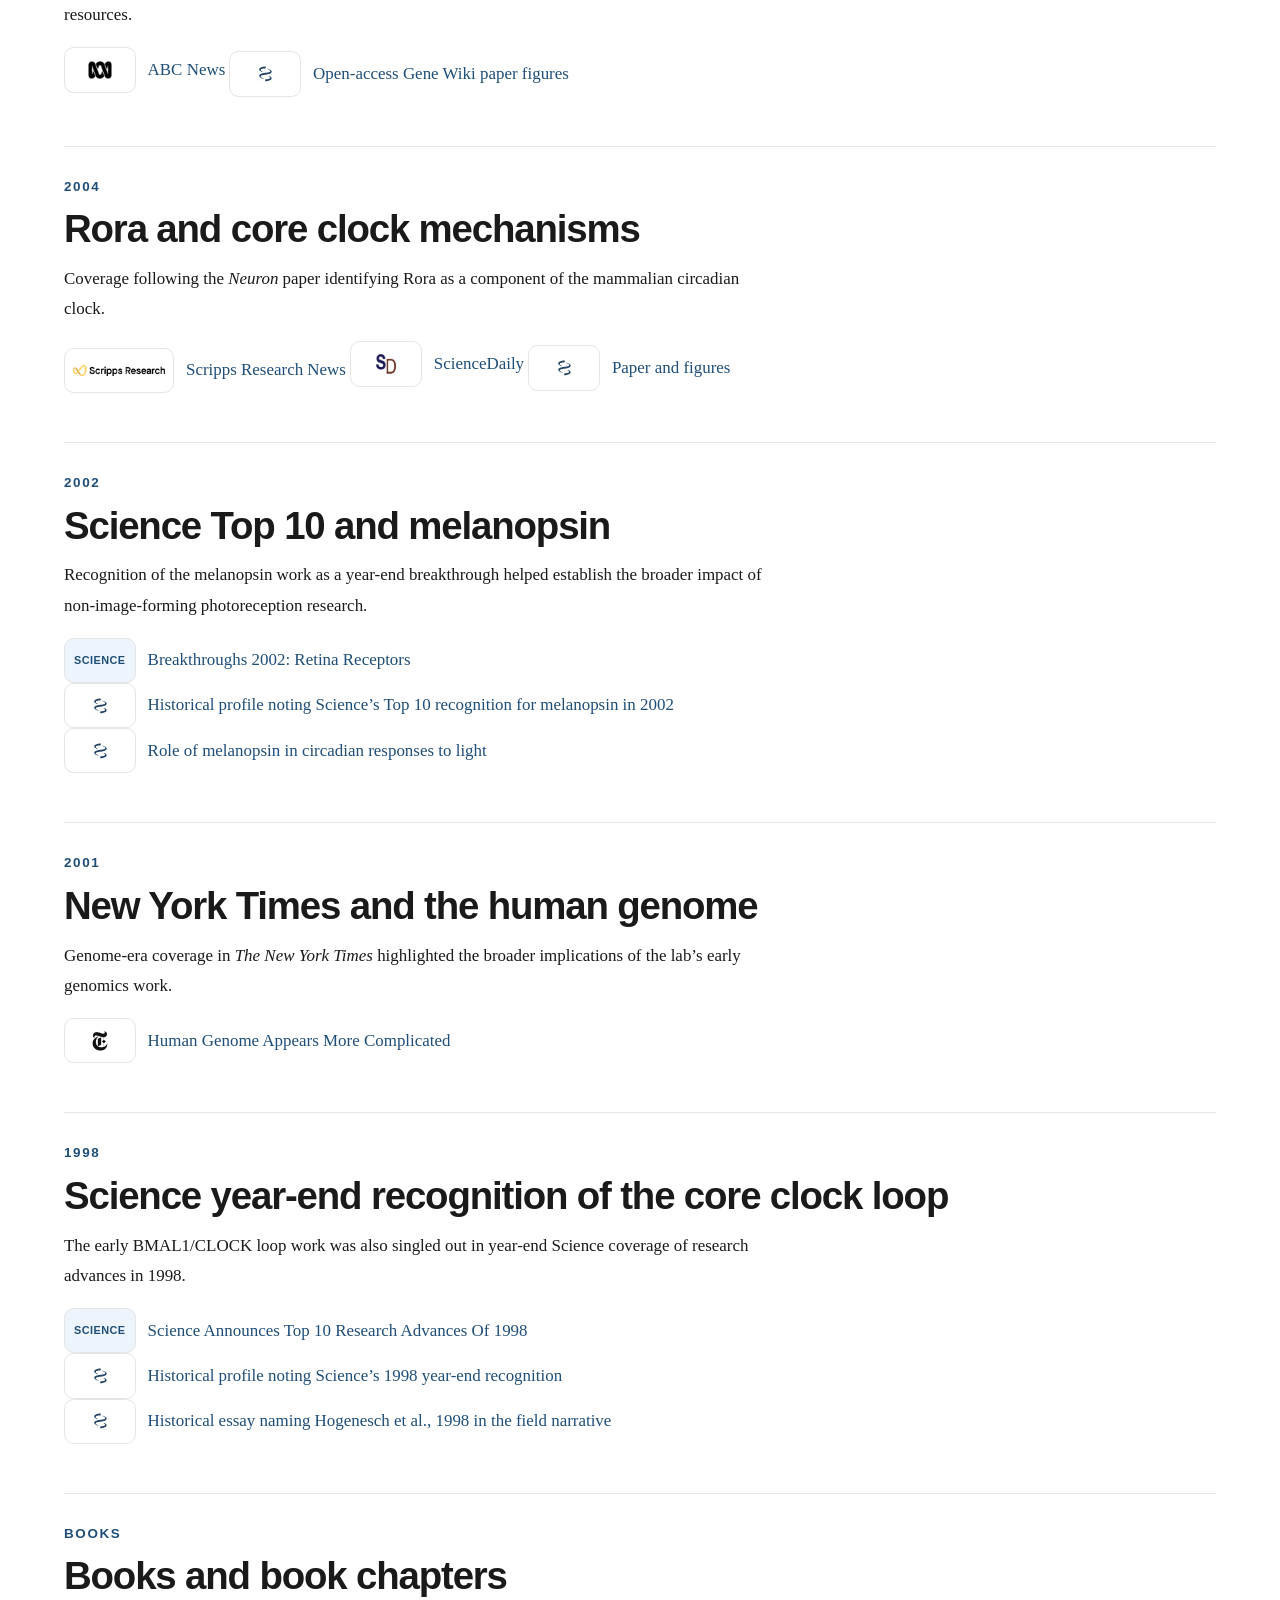
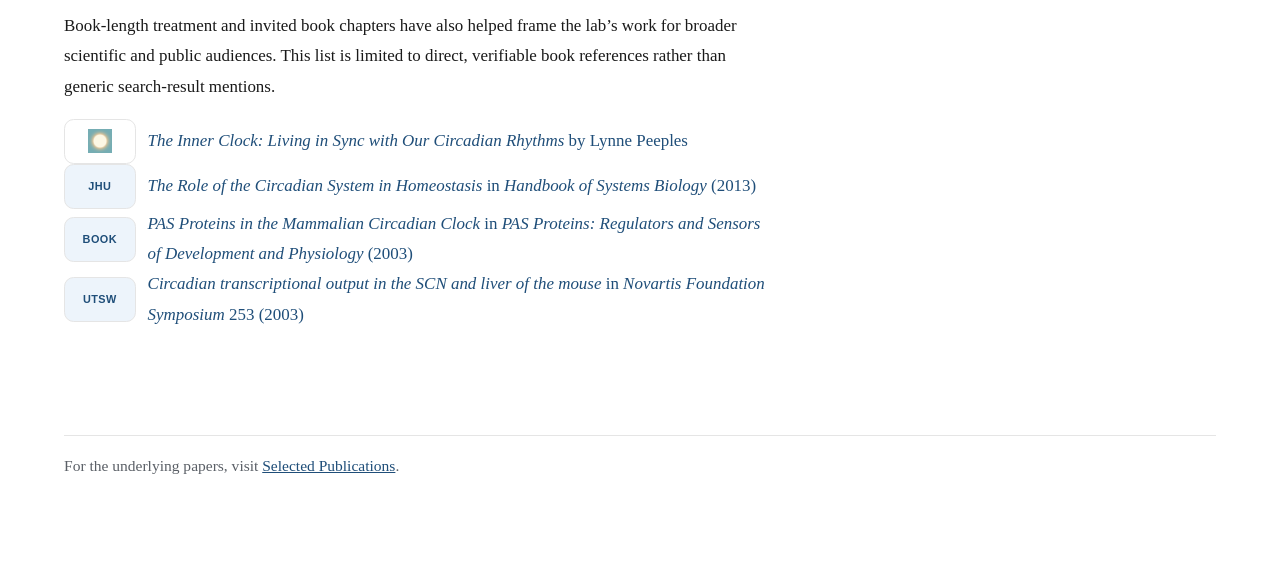
<file: press.html>
<!DOCTYPE html>
<html lang="en">
<head>
  <meta charset="utf-8">
  <meta name="viewport" content="width=device-width, initial-scale=1">
  <title>In the Press | Hogenesch Lab</title>
  <meta name="description" content="Hogenesch Lab studies circadian biology, systems biology, and circadian medicine across clocks, transcriptomes, and public resources.">
  <meta name="robots" content="index,follow,max-image-preview:large">
  <meta name="theme-color" content="#1f4e79">
  <link rel="icon" href="assets/images/favicon.svg" type="image/svg+xml">
  <link rel="canonical" href="https://hogeneschlab.org/press.html">
  <meta property="og:type" content="website">
  <meta property="og:site_name" content="Hogenesch Lab">
  <meta property="og:title" content="In the Press | Hogenesch Lab">
  <meta property="og:description" content="Hogenesch Lab studies circadian biology, systems biology, and circadian medicine across clocks, transcriptomes, and public resources.">
  <meta property="og:url" content="https://hogeneschlab.org/press.html">
  <meta property="og:image" content="https://hogeneschlab.org/assets/images/landmark-contributions-map.png?v=20260911-1">
  <meta name="twitter:card" content="summary_large_image">
  <meta name="twitter:title" content="In the Press | Hogenesch Lab">
  <meta name="twitter:description" content="Hogenesch Lab studies circadian biology, systems biology, and circadian medicine across clocks, transcriptomes, and public resources.">
  <meta name="twitter:image" content="https://hogeneschlab.org/assets/images/landmark-contributions-map.png?v=20260911-1">
  <link rel="stylesheet" href="styles.css?v=20260911-2">
</head>
<body>
<a class="skip-link" href="#page-content">Skip to main content</a>
<main>
<div class="masthead">
<a class="site-title" href="index.html">Hogenesch Lab</a>
<div class="nav-stack">
<nav class="site-nav" aria-label="Primary">
<a href="index.html">Home</a> <a href="research.html">Research</a>
<a href="people.html">People</a>
<a href="publications.html">Publications</a>
<a href="resources.html">Resources</a> <a href="join.html">Join</a>
</nav>
<nav class="secondary-nav" aria-label="More">
<a href="lineage.html">Scientific
Lineage</a><a href="collaborations.html">Collaborations</a><a class="active" href="press.html">In
the Press</a>
</nav>
</div>
</div>
<header class="page-header" id="page-content">
<p class="eyebrow">
In the Press
</p>
<h1>
Selected press and news coverage
</h1>
<p class="lede">
Coverage of the lab’s published work has appeared in institutional news,
science media, and general-interest outlets. This page links to selected
stories and to image or figure sources associated with those stories.
</p>
</header>
<div class="callout">
<h2>
Image Use
</h2>
<p>
Third-party news art remains subject to the publisher’s copyright and
terms. This page links to stories and associated figures or image pages,
but does not rehost outside press artwork unless reuse rights are
explicit.
</p>
</div>
<section class="theme-block">
<p class="eyebrow">
2022
</p>
<h2>
New York Times Magazine and circadian medicine
</h2>
<p>
The lab’s work on circadian medicine reached a broad public audience
through long-form reporting in <em>The New York Times Magazine</em>.
</p>
<div class="press-links">
<p><a class="press-link" href="https://www.nytimes.com/2022/07/06/magazine/circadian-medicine.html" target="_blank" rel="noopener"><span
class="press-mark"><img class="press-source-logo" src="assets/images/press/nyt.ico?v=20260310-1" alt="The New York Times logo" /></span><span>The
Quest by Circadian Medicine to Make the Most of Our Body
Clocks</span></a>
<a class="press-link" href="https://www.cincinnatichildrens.org/research/divisions/h/genetics/labs/hogenesch" target="_blank" rel="noopener"><span
class="press-mark"><img class="press-source-logo press-source-logo-wide" src="assets/images/cchmc-logo.png?v=20260309-1" alt="Cincinnati Children's Hospital Medical Center logo" /></span><span>Cincinnati
Children’s coverage noting the New York Times Magazine
feature</span></a>
<a class="press-link" href="https://www.ninds.nih.gov/news-events/news/news/quest-circadian-medicine-make-most-our-body-clocks" target="_blank" rel="noopener"><span
class="press-source-fallback">NINDS</span><span>Accessible mirror of the
magazine article</span></a></p>
</div>
</section>
<section class="theme-block">
<p class="eyebrow">
2020
</p>
<h2>
The Atlantic
</h2>
<p>
The lab’s work on circadian medicine also reached a broader public
audience through long-form reporting in <em>The Atlantic</em>.
</p>
<div class="press-links">
<p><a class="press-link" href="https://www.theatlantic.com/health/archive/2020/08/hospitals-should-follow-the-bodys-biological-clock/615340/" target="_blank" rel="noopener"><span
class="press-mark"><img class="press-source-logo" src="assets/images/press/atlantic.ico?v=20260310-1" alt="The Atlantic logo" /></span><span>Our
Bodies Process Medicines Best at Certain Times of Day</span></a></p>
</div>
</section>
<section class="theme-block">
<p class="eyebrow">
2019
</p>
<h2>
Nobel materials and the HIF-2alpha story
</h2>
<p>
The 2019 Nobel Prize materials on oxygen sensing also name Hogenesch et
al., 1997 in the historical account of the HIF-2alpha branch of the
field.
</p>
<div class="press-links">
<p><a class="press-link" href="https://www.nobelprize.org/prizes/medicine/2019/advanced-information/" target="_blank" rel="noopener"><span
class="press-source-fallback">NOBEL</span><span>Nobel Prize 2019
advanced information naming Hogenesch et al., 1997 in the HIF-2alpha
history</span></a></p>
</div>
</section>
<section class="theme-block">
<p class="eyebrow">
2018-2019
</p>
<h2>
CYCLOPS, human rhythms, and circadian medicine
</h2>
<p>
Coverage of the human tissue resource built with CYCLOPS and the broader
implications for chronotherapy and dosing time.
</p>
<div class="press-links">
<p><a class="press-link" href="https://www.cincinnatichildrens.org/research/about/breakthrough-discoveries/2019/cyclops-algorithm" target="_blank" rel="noopener"><span
class="press-mark"><img class="press-source-logo press-source-logo-wide" src="assets/images/cchmc-logo.png?v=20260309-1" alt="Cincinnati Children's Hospital Medical Center logo" /></span><span>Cincinnati
Children’s</span></a>
<a class="press-link" href="https://www.nature.com/articles/s41591-018-0069-8" target="_blank" rel="noopener"><span
class="press-source-fallback">Nature Med</span><span>About
time</span></a>
<a class="press-link" href="https://www.scientificamerican.com/article/take-your-pills-when-your-genes-are-most-active/" target="_blank" rel="noopener"><span
class="press-mark"><img class="press-source-logo" src="assets/images/press/sciam.ico?v=20260310-1" alt="Scientific American logo" /></span><span>Scientific
American</span></a>
<a class="press-link" href="https://www.eurekalert.org/news-releases/890782" target="_blank" rel="noopener"><span
class="press-mark"><img class="press-source-logo press-source-logo-wide" src="assets/images/press/eurekalert-logo.png?v=20260314-1" alt="EurekAlert! logo" /></span><span>EurekAlert!</span></a>
<a class="press-link" href="https://pmc.ncbi.nlm.nih.gov/articles/PMC8961342/" target="_blank" rel="noopener"><span
class="press-mark"><img class="press-source-logo" src="assets/images/press/pmc.ico?v=20260310-1" alt="PubMed Central logo" /></span><span>Open-access
paper figures</span></a></p>
</div>
</section>
<section class="theme-block">
<p class="eyebrow">
2017
</p>
<h2>
Nobel recognition and historical framing of the clock field
</h2>
<p>
The Nobel materials on circadian rhythm and later historical essays
place the core clock-loop work into the canonical narrative of the
field.
</p>
<div class="press-links">
<p><a class="press-link" href="https://www.nobelprize.org/prizes/medicine/2017/advanced-information/1000/" target="_blank" rel="noopener"><span
class="press-source-fallback">NOBEL</span><span>Nobel Prize 2017
advanced information on the molecular mechanisms controlling circadian
rhythm</span></a>
<a class="press-link" href="https://pmc.ncbi.nlm.nih.gov/articles/PMC6584674/" target="_blank" rel="noopener"><span
class="press-mark"><img class="press-source-logo" src="assets/images/press/pmc.ico?v=20260310-1" alt="PubMed Central logo" /></span><span>Historical
essay naming Hogenesch et al., 1998 in the clock-loop
narrative</span></a></p>
</div>
</section>
<section class="theme-block">
<p class="eyebrow">
2014
</p>
<h2>
Chronotherapy and drug timing
</h2>
<p>
Coverage translating circadian pharmacology and the importance of
treatment timing for a broader public audience.
</p>
<div class="press-links">
<p><a class="press-link" href="https://whyy.org/articles/medications-could-work-better-if-taken-according-to-body-clock-penn-study-finds/" target="_blank" rel="noopener"><span
class="press-mark"><img class="press-source-logo" src="assets/images/press/whyy-logo.png?v=20260314-1" alt="WHYY logo" /></span><span>Medications
could work better if taken according to body clock, Penn study
finds</span></a>
<a class="press-link" href="https://www.independent.co.uk/life-style/health-and-families/health-news/take-your-medication-at-the-right-time-of-day-to-boost-its-effectiveness-without-taking-more-9821328.html" target="_blank" rel="noopener"><span
class="press-mark"><img class="press-source-logo" src="assets/images/press/independent.ico?v=20260314-1" alt="The Independent logo" /></span><span>The
Independent</span></a>
<a class="press-link" href="https://www.medicaldaily.com/body-clock-rush-hour-occurs-certain-hours-day-discovery-may-revolutionize-how-doctors-308199" target="_blank" rel="noopener"><span
class="press-mark"><img class="press-source-logo" src="assets/images/press/medicaldaily.png?v=20260314-1" alt="Medical Daily logo" /></span><span>Body
Clock ‘Rush Hour’ Occurs At Certain Hours Of The Day</span></a></p>
</div>
</section>
<section class="theme-block">
<p class="eyebrow">
2014
</p>
<h2>
Circadian atlas across mouse organs
</h2>
<p>
Coverage of the multi-organ atlas showing the breadth and tissue
specificity of rhythmic transcription in mammals.
</p>
<figure class="press-figure">
<img src="assets/images/press/atlas-2014-figure1.jpg?v=20260314-1" alt="Open-access figure from the 2014 mouse circadian atlas paper showing circadian genes across multiple organs." />
<figcaption>
Open-access figure from the PNAS mouse circadian atlas paper.
</figcaption>
</figure>
<div class="press-links">
<p><a class="press-link" href="https://www.newyorker.com/tech/annals-of-technology/genetic-atlas-time" target="_blank" rel="noopener"><span
class="press-mark"><img class="press-source-logo" src="assets/images/press/newyorker.ico?v=20260314-1" alt="The New Yorker logo" /></span><span>An
Atlas of Genetic Time</span></a>
<a class="press-link" href="https://qazinform.com/news/body-clock-rush-hour-transformation-discovered_a2711200/" target="_blank" rel="noopener"><span
class="press-source-fallback">Mirror</span><span>Syndicated mirror of
the BBC News report</span></a>
<a class="press-link" href="https://www.sciencedaily.com/releases/2014/10/141027181951.htm" target="_blank" rel="noopener"><span
class="press-mark"><img class="press-source-logo" src="assets/images/press/sciencedaily.ico?v=20260310-1" alt="ScienceDaily logo" /></span><span>ScienceDaily</span></a>
<a class="press-link" href="https://phys.org/news/2014-10-atlas-body-clock-gene-drug.html" target="_blank" rel="noopener"><span
class="press-mark"><img class="press-source-logo" src="assets/images/press/physorg.ico?v=20260314-2" alt="Phys.org logo" /></span><span>Phys.org</span></a>
<a class="press-link" href="https://www.the-scientist.com/circadian-atlas-chronicles-gene-expression-36537" target="_blank" rel="noopener"><span
class="press-source-fallback">The Scientist</span><span>The
Scientist</span></a>
<a class="press-link" href="https://pmc.ncbi.nlm.nih.gov/articles/PMC4234565/" target="_blank" rel="noopener"><span
class="press-mark"><img class="press-source-logo" src="assets/images/press/pmc.ico?v=20260310-1" alt="PubMed Central logo" /></span><span>Open-access
paper figures</span></a></p>
</div>
</section>
<section class="theme-block">
<p class="eyebrow">
2014
</p>
<h2>
CHRONO and clock-gene discovery
</h2>
<p>
Coverage of the machine-learning work that helped identify CHRONO as a
circadian clock component.
</p>
<figure class="press-figure">
<img src="assets/images/press/chrono-2014-figure1.jpg?v=20260314-1" alt="Open-access figure from the 2014 CHRONO paper showing machine-learning evidence across clock and non-clock genes." />
<figcaption>
Open-access figure from the PLOS Biology paper identifying CHRONO.
</figcaption>
</figure>
<div class="press-links">
<p><a class="press-link" href="https://penntoday.upenn.edu/news/penn-bioinformatics-profiling-identifies-new-mammalian-clock-gene" target="_blank" rel="noopener"><span
class="press-mark"><img class="press-source-logo" src="assets/images/press/penntoday-shield.ico?v=20260310-1" alt="Penn Today logo" /></span><span>Penn
Today</span></a>
<a class="press-link" href="https://medicalxpress.com/news/2014-04-bioinformatics-profiling-mammalian-clock-gene.html" target="_blank" rel="noopener"><span
class="press-mark"><img class="press-source-logo" src="assets/images/press/medicalxpress.ico?v=20260314-1" alt="Medical Xpress logo" /></span><span>Medical
Xpress</span></a>
<a class="press-link" href="https://www.sciencedaily.com/releases/2014/04/140422142038.htm" target="_blank" rel="noopener"><span
class="press-mark"><img class="press-source-logo" src="assets/images/press/sciencedaily.ico?v=20260310-1" alt="ScienceDaily logo" /></span><span>ScienceDaily</span></a>
<a class="press-link" href="https://pmc.ncbi.nlm.nih.gov/articles/PMC3988006/" target="_blank" rel="noopener"><span
class="press-mark"><img class="press-source-logo" src="assets/images/press/pmc.ico?v=20260310-1" alt="PubMed Central logo" /></span><span>Open-access
paper figures</span></a></p>
</div>
</section>
<section class="theme-block">
<p class="eyebrow">
2013
</p>
<h2>
Gene Atlas and open functional genomics resources
</h2>
<p>
Retrospective feature coverage of the Gene Atlas work and its role in
shaping open genomic resource building.
</p>
<div class="press-links">
<p><a class="press-link" href="https://www.scripps.edu/newsandviews/e_20130128/su.html" target="_blank" rel="noopener"><span
class="press-mark"><img class="press-source-logo press-source-logo-wide" src="assets/images/scripps-logo.png?v=20260309-1" alt="Scripps Research logo" /></span><span>Scripps
Research feature on Andrew Su and Gene Atlas</span></a>
<a class="press-link" href="https://pmc.ncbi.nlm.nih.gov/articles/PMC395923/" target="_blank" rel="noopener"><span
class="press-mark"><img class="press-source-logo" src="assets/images/press/pmc.ico?v=20260310-1" alt="PubMed Central logo" /></span><span>Open-access
Gene Atlas paper figures</span></a></p>
</div>
</section>
<section class="theme-block">
<p class="eyebrow">
2008
</p>
<h2>
Gene Wiki and open community annotation
</h2>
<p>
Coverage of the Gene Wiki effort and its role in building open,
community-edited genomic knowledge resources.
</p>
<div class="press-links">
<p><a class="press-link" href="https://www.abc.net.au/news/2008-07-08/wikipedia-opens-online-library-on-human-genes/2497510" target="_blank" rel="noopener"><span
class="press-mark"><img class="press-source-logo" src="assets/images/press/abc.ico?v=20260310-1" alt="ABC News logo" /></span><span>ABC
News</span></a>
<a class="press-link" href="https://pmc.ncbi.nlm.nih.gov/articles/PMC2808918/" target="_blank" rel="noopener"><span
class="press-mark"><img class="press-source-logo" src="assets/images/press/pmc.ico?v=20260310-1" alt="PubMed Central logo" /></span><span>Open-access
Gene Wiki paper figures</span></a></p>
</div>
</section>
<section class="theme-block">
<p class="eyebrow">
2004
</p>
<h2>
Rora and core clock mechanisms
</h2>
<p>
Coverage following the <em>Neuron</em> paper identifying Rora as a
component of the mammalian circadian clock.
</p>
<div class="press-links">
<p><a class="press-link" href="https://www.scripps.edu/newsandviews/e_20040830/clock.html" target="_blank" rel="noopener"><span
class="press-mark"><img class="press-source-logo press-source-logo-wide" src="assets/images/scripps-logo.png?v=20260309-1" alt="Scripps Research logo" /></span><span>Scripps
Research News</span></a>
<a class="press-link" href="https://www.sciencedaily.com/releases/2004/08/040819084416.htm" target="_blank" rel="noopener"><span
class="press-mark"><img class="press-source-logo" src="assets/images/press/sciencedaily.ico?v=20260310-1" alt="ScienceDaily logo" /></span><span>ScienceDaily</span></a>
<a class="press-link" href="https://pubmed.ncbi.nlm.nih.gov/15312651/" target="_blank" rel="noopener"><span
class="press-mark"><img class="press-source-logo" src="assets/images/press/pubmed.ico?v=20260310-1" alt="PubMed logo" /></span><span>Paper
and figures</span></a></p>
</div>
</section>
<section class="theme-block">
<p class="eyebrow">
2002
</p>
<h2>
Science Top 10 and melanopsin
</h2>
<p>
Recognition of the melanopsin work as a year-end breakthrough helped
establish the broader impact of non-image-forming photoreception
research.
</p>
<div class="press-links">
<p><a class="press-link" href="https://www.science.org/content/article/breakthroughs-2002-retina-receptors" target="_blank" rel="noopener"><span
class="press-source-fallback">SCIENCE</span><span>Breakthroughs 2002:
Retina Receptors</span></a>
<a class="press-link" href="https://pmc.ncbi.nlm.nih.gov/articles/PMC2775350/" target="_blank" rel="noopener"><span
class="press-mark"><img class="press-source-logo" src="assets/images/press/pmc.ico?v=20260310-1" alt="PubMed Central logo" /></span><span>Historical
profile noting Science’s Top 10 recognition for melanopsin in
2002</span></a>
<a class="press-link" href="https://pubmed.ncbi.nlm.nih.gov/12481140/" target="_blank" rel="noopener"><span
class="press-mark"><img class="press-source-logo" src="assets/images/press/pubmed.ico?v=20260310-1" alt="PubMed logo" /></span><span>Role
of melanopsin in circadian responses to light</span></a></p>
</div>
</section>
<section class="theme-block">
<p class="eyebrow">
2001
</p>
<h2>
New York Times and the human genome
</h2>
<p>
Genome-era coverage in <em>The New York Times</em> highlighted the
broader implications of the lab’s early genomics work.
</p>
<div class="press-links">
<p><a class="press-link" href="https://www.nytimes.com/2001/08/24/us/human-genome-appears-more-complicated.html" target="_blank" rel="noopener"><span
class="press-mark"><img class="press-source-logo" src="assets/images/press/nyt.ico?v=20260310-1" alt="The New York Times logo" /></span><span>Human
Genome Appears More Complicated</span></a></p>
</div>
</section>
<section class="theme-block">
<p class="eyebrow">
1998
</p>
<h2>
Science year-end recognition of the core clock loop
</h2>
<p>
The early BMAL1/CLOCK loop work was also singled out in year-end Science
coverage of research advances in 1998.
</p>
<div class="press-links">
<p><a class="press-link" href="https://www.laboratorynetwork.com/doc/science-announces-top-10-research-advances-of-0001" target="_blank" rel="noopener"><span
class="press-source-fallback">SCIENCE</span><span>Science Announces Top
10 Research Advances Of 1998</span></a>
<a class="press-link" href="https://pmc.ncbi.nlm.nih.gov/articles/PMC2775350/" target="_blank" rel="noopener"><span
class="press-mark"><img class="press-source-logo" src="assets/images/press/pmc.ico?v=20260310-1" alt="PubMed Central logo" /></span><span>Historical
profile noting Science’s 1998 year-end recognition</span></a>
<a class="press-link" href="https://pmc.ncbi.nlm.nih.gov/articles/PMC6584674/" target="_blank" rel="noopener"><span
class="press-mark"><img class="press-source-logo" src="assets/images/press/pmc.ico?v=20260310-1" alt="PubMed Central logo" /></span><span>Historical
essay naming Hogenesch et al., 1998 in the field
narrative</span></a></p>
</div>
</section>
<section class="theme-block">
<p class="eyebrow">
Books
</p>
<h2>
Books and book chapters
</h2>
<p>
Book-length treatment and invited book chapters have also helped frame
the lab’s work for broader scientific and public audiences. This list is
limited to direct, verifiable book references rather than generic
search-result mentions.
</p>
<div class="press-links">
<p><a class="press-link" href="https://lynnepeeples.com/the-inner-clock/" target="_blank" rel="noopener"><span
class="press-mark"><img class="press-source-logo" src="assets/images/press/lynnepeeples.ico?v=20260310-1" alt="Lynne Peeples site icon" /></span><span><em>The
Inner Clock: Living in Sync with Our Circadian Rhythms</em> by Lynne
Peeples</span></a>
<a class="press-link" href="https://pure.johnshopkins.edu/en/publications/the-role-of-the-circadian-system-in-homeostasis" target="_blank" rel="noopener"><span
class="press-source-fallback">JHU</span><span><em>The Role of the
Circadian System in Homeostasis</em> in <em>Handbook of Systems
Biology</em> (2013)</span></a>
<a class="press-link" href="https://link.springer.com/book/10.1007/978-1-4615-0515-0" target="_blank" rel="noopener"><span
class="press-source-fallback">BOOK</span><span><em>PAS Proteins in the
Mammalian Circadian Clock</em> in <em>PAS Proteins: Regulators and
Sensors of Development and Physiology</em> (2003)</span></a>
<a class="press-link" href="https://utsouthwestern.elsevierpure.com/en/publications/circadian-transcriptional-output-in-the-scn-and-liver-of-the-mous" target="_blank" rel="noopener"><span
class="press-source-fallback">UTSW</span><span><em>Circadian
transcriptional output in the SCN and liver of the mouse</em> in
<em>Novartis Foundation Symposium</em> 253 (2003)</span></a></p>
</div>
</section>
<footer class="page-footer">
<p>
For the underlying papers, visit <a href="publications.html">Selected
Publications</a>.
</p>
</footer>
</main>
</body>
</html>
</file>
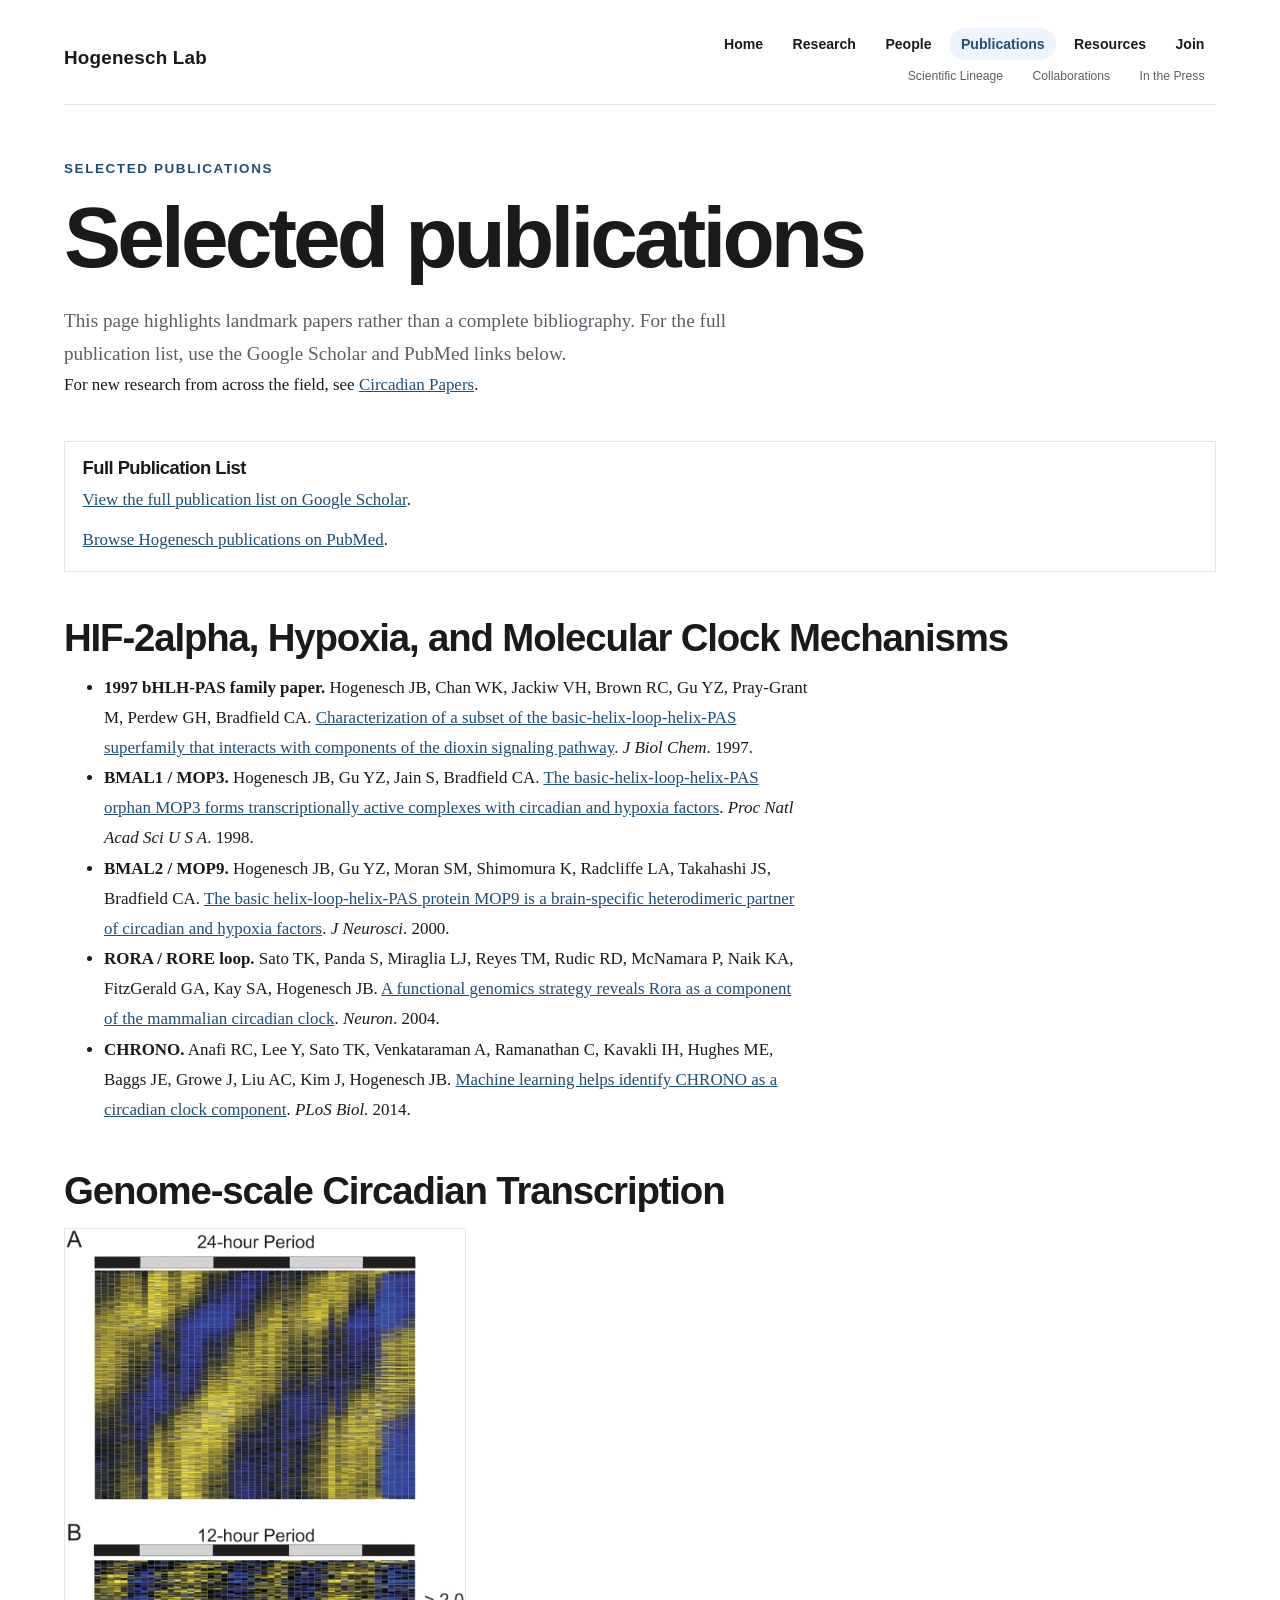
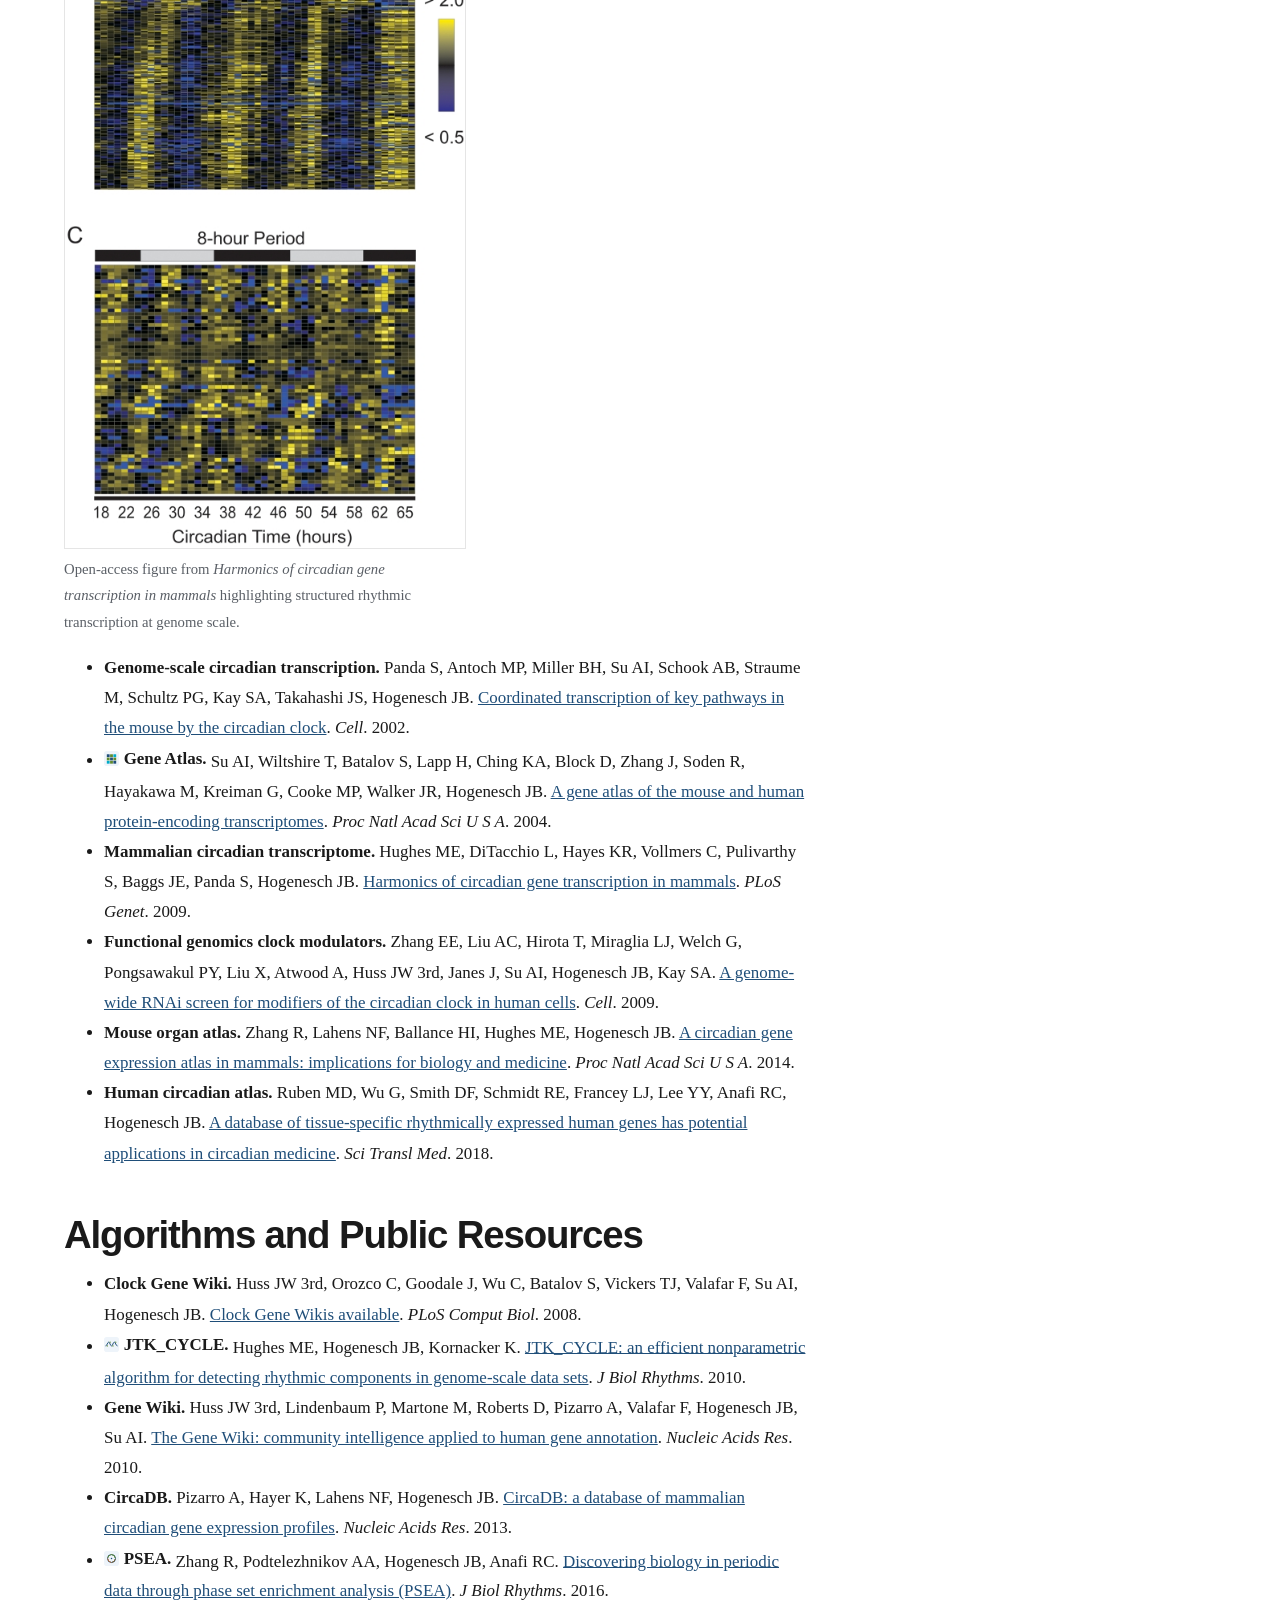
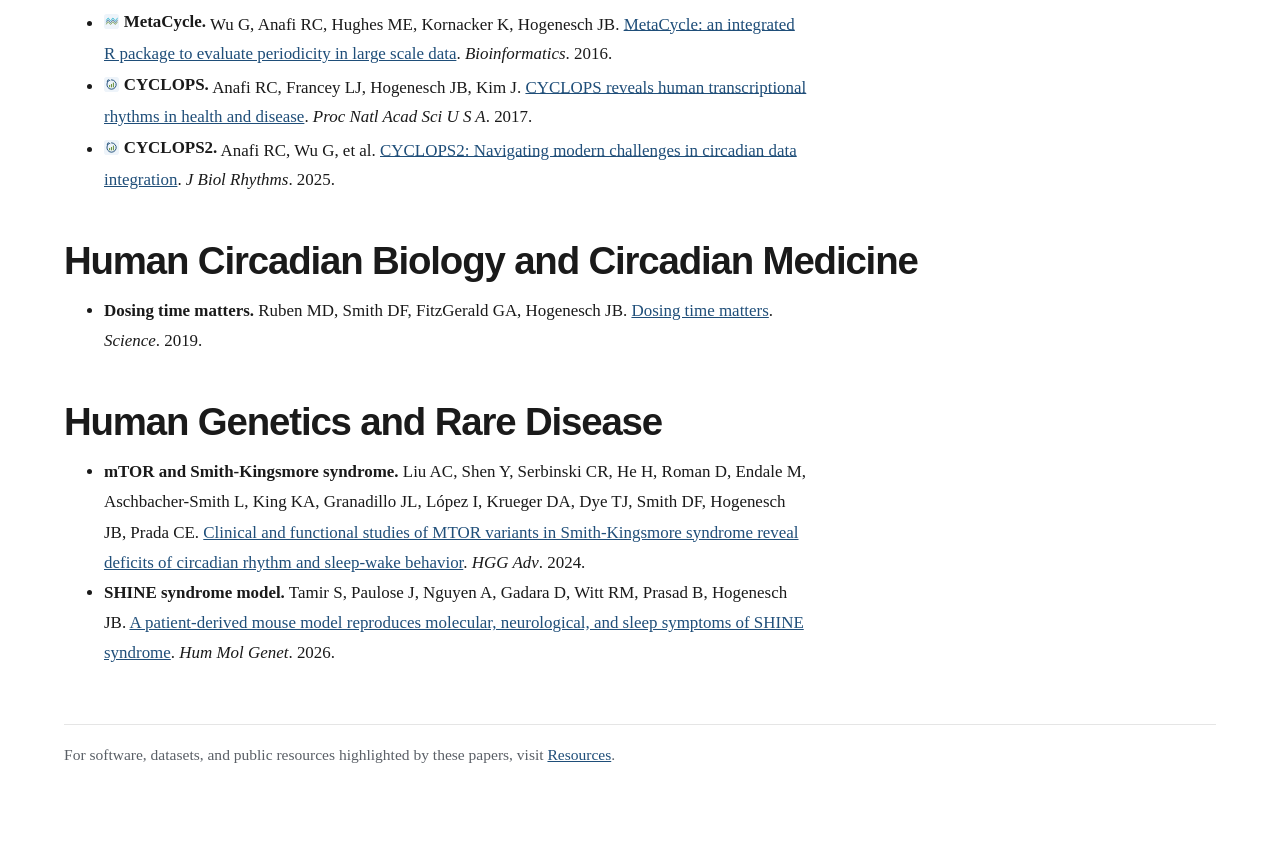
<file: publications.html>
<!DOCTYPE html>
<html lang="en">
<head>
  <meta charset="utf-8">
  <meta name="viewport" content="width=device-width, initial-scale=1">
  <title>Publications | Hogenesch Lab</title>
  <meta name="description" content="Selected landmark publications from
the Hogenesch Lab, with major papers in circadian biology, systems
biology, algorithms, and public resources.">
  <meta name="robots" content="index,follow,max-image-preview:large">
  <meta name="theme-color" content="#1f4e79">
  <link rel="icon" href="assets/images/favicon.svg" type="image/svg+xml">
  <link rel="canonical" href="https://hogeneschlab.org/publications.html">
  <meta property="og:type" content="website">
  <meta property="og:site_name" content="Hogenesch Lab">
  <meta property="og:title" content="Publications | Hogenesch Lab">
  <meta property="og:description" content="Selected landmark
publications from the Hogenesch Lab, with major papers in circadian
biology, systems biology, algorithms, and public resources.">
  <meta property="og:url" content="https://hogeneschlab.org/publications.html">
  <meta property="og:image" content="https://hogeneschlab.org/assets/images/landmark-contributions-map.png?v=20260911-1">
  <meta name="twitter:card" content="summary_large_image">
  <meta name="twitter:title" content="Publications | Hogenesch Lab">
  <meta name="twitter:description" content="Selected landmark
publications from the Hogenesch Lab, with major papers in circadian
biology, systems biology, algorithms, and public resources.">
  <meta name="twitter:image" content="https://hogeneschlab.org/assets/images/landmark-contributions-map.png?v=20260911-1">
  <link rel="stylesheet" href="styles.css?v=20260911-2">
</head>
<body>
<a class="skip-link" href="#page-content">Skip to main content</a>
<main>
<div class="masthead">
<a class="site-title" href="index.html">Hogenesch Lab</a>
<div class="nav-stack">
<nav class="site-nav" aria-label="Primary">
<a href="index.html">Home</a> <a href="research.html">Research</a>
<a href="people.html">People</a>
<a class="active" href="publications.html">Publications</a>
<a href="resources.html">Resources</a> <a href="join.html">Join</a>
</nav>
<nav class="secondary-nav" aria-label="More">
<a href="lineage.html">Scientific
Lineage</a><a href="collaborations.html">Collaborations</a><a href="press.html">In
the Press</a>
</nav>
</div>
</div>
<header class="page-header" id="page-content">
<p class="eyebrow">
Selected Publications
</p>
<h1>
Selected publications
</h1>
<p class="lede">
This page highlights landmark papers rather than a complete
bibliography. For the full publication list, use the Google Scholar and
PubMed links below.
</p>
<p>For new research from across the field, see <a href="circadian-papers.html">Circadian Papers</a>.</p>
</header>
<div class="callout">
<h2>
Full Publication List
</h2>
<p>
<a href="https://scholar.google.com/citations?user=GseT2dUAAAAJ&amp;hl=en&amp;oi=ao">View
the full publication list on Google Scholar</a>.
</p>
<p>
<a href="https://pubmed.ncbi.nlm.nih.gov/?term=Hogenesch+JB%5BAuthor%5D">Browse
Hogenesch publications on PubMed</a>.
</p>
</div>
<h2 id="hif-2alpha-hypoxia-and-molecular-clock-mechanisms">HIF-2alpha,
Hypoxia, and Molecular Clock Mechanisms</h2>
<ul>
<li><strong>1997 bHLH-PAS family paper.</strong> Hogenesch JB, Chan WK,
Jackiw VH, Brown RC, Gu YZ, Pray-Grant M, Perdew GH, Bradfield CA. <a
href="https://pubmed.ncbi.nlm.nih.gov/9079689/">Characterization of a
subset of the basic-helix-loop-helix-PAS superfamily that interacts with
components of the dioxin signaling pathway</a>. <em>J Biol Chem</em>.
1997.</li>
<li><strong>BMAL1 / MOP3.</strong> Hogenesch JB, Gu YZ, Jain S,
Bradfield CA. <a href="https://pubmed.ncbi.nlm.nih.gov/9576906/">The
basic-helix-loop-helix-PAS orphan MOP3 forms transcriptionally active
complexes with circadian and hypoxia factors</a>. <em>Proc Natl Acad Sci
U S A</em>. 1998.</li>
<li><strong>BMAL2 / MOP9.</strong> Hogenesch JB, Gu YZ, Moran SM,
Shimomura K, Radcliffe LA, Takahashi JS, Bradfield CA. <a
href="https://pubmed.ncbi.nlm.nih.gov/10864977/">The basic
helix-loop-helix-PAS protein MOP9 is a brain-specific heterodimeric
partner of circadian and hypoxia factors</a>. <em>J Neurosci</em>.
2000.</li>
<li><strong>RORA / RORE loop.</strong> Sato TK, Panda S, Miraglia LJ,
Reyes TM, Rudic RD, McNamara P, Naik KA, FitzGerald GA, Kay SA,
Hogenesch JB. <a href="https://pubmed.ncbi.nlm.nih.gov/15312651/">A
functional genomics strategy reveals Rora as a component of the
mammalian circadian clock</a>. <em>Neuron</em>. 2004.</li>
<li><strong>CHRONO.</strong> Anafi RC, Lee Y, Sato TK, Venkataraman A,
Ramanathan C, Kavakli IH, Hughes ME, Baggs JE, Growe J, Liu AC, Kim J,
Hogenesch JB. <a
href="https://pubmed.ncbi.nlm.nih.gov/24737000/">Machine learning helps
identify CHRONO as a circadian clock component</a>. <em>PLoS Biol</em>.
2014.</li>
</ul>
<h2 id="genome-scale-circadian-transcription">Genome-scale Circadian
Transcription</h2>
<figure class="section-figure">
<img src="assets/images/hughes-2009-harmonics-heatmap.jpg?v=20260314-1" alt="Heatmap from the 2009 harmonics paper showing genome-scale circadian transcriptional structure in mammals." />
<figcaption>
Open-access figure from <em>Harmonics of circadian gene transcription in
mammals</em> highlighting structured rhythmic transcription at genome
scale.
</figcaption>
</figure>
<ul>
<li><strong>Genome-scale circadian transcription.</strong> Panda S,
Antoch MP, Miller BH, Su AI, Schook AB, Straume M, Schultz PG, Kay SA,
Takahashi JS, Hogenesch JB. <a
href="https://pubmed.ncbi.nlm.nih.gov/12015981/">Coordinated
transcription of key pathways in the mouse by the circadian clock</a>.
<em>Cell</em>. 2002.</li>
<li><span
class="pub-title-with-icon"><img class="pub-inline-icon" src="assets/images/gene-atlas-icon.svg?v=20260314-1" alt="" aria-hidden="true" /><strong>Gene
Atlas.</strong></span> Su AI, Wiltshire T, Batalov S, Lapp H, Ching KA,
Block D, Zhang J, Soden R, Hayakawa M, Kreiman G, Cooke MP, Walker JR,
Hogenesch JB. <a href="https://pubmed.ncbi.nlm.nih.gov/15075390/">A gene
atlas of the mouse and human protein-encoding transcriptomes</a>.
<em>Proc Natl Acad Sci U S A</em>. 2004.</li>
<li><strong>Mammalian circadian transcriptome.</strong> Hughes ME,
DiTacchio L, Hayes KR, Vollmers C, Pulivarthy S, Baggs JE, Panda S,
Hogenesch JB. <a
href="https://pubmed.ncbi.nlm.nih.gov/19343201/">Harmonics of circadian
gene transcription in mammals</a>. <em>PLoS Genet</em>. 2009.</li>
<li><strong>Functional genomics clock modulators.</strong> Zhang EE, Liu
AC, Hirota T, Miraglia LJ, Welch G, Pongsawakul PY, Liu X, Atwood A,
Huss JW 3rd, Janes J, Su AI, Hogenesch JB, Kay SA. <a
href="https://pubmed.ncbi.nlm.nih.gov/19765810/">A genome-wide RNAi
screen for modifiers of the circadian clock in human cells</a>.
<em>Cell</em>. 2009.</li>
<li><strong>Mouse organ atlas.</strong> Zhang R, Lahens NF, Ballance HI,
Hughes ME, Hogenesch JB. <a
href="https://pubmed.ncbi.nlm.nih.gov/25349387/">A circadian gene
expression atlas in mammals: implications for biology and medicine</a>.
<em>Proc Natl Acad Sci U S A</em>. 2014.</li>
<li><strong>Human circadian atlas.</strong> Ruben MD, Wu G, Smith DF,
Schmidt RE, Francey LJ, Lee YY, Anafi RC, Hogenesch JB. <a
href="https://pubmed.ncbi.nlm.nih.gov/30209245/">A database of
tissue-specific rhythmically expressed human genes has potential
applications in circadian medicine</a>. <em>Sci Transl Med</em>.
2018.</li>
</ul>
<h2 id="algorithms-and-public-resources">Algorithms and Public
Resources</h2>
<ul>
<li><strong>Clock Gene Wiki.</strong> Huss JW 3rd, Orozco C, Goodale J,
Wu C, Batalov S, Vickers TJ, Valafar F, Su AI, Hogenesch JB. <a
href="https://pubmed.ncbi.nlm.nih.gov/18838611/">Clock Gene Wikis
available</a>. <em>PLoS Comput Biol</em>. 2008.</li>
<li><span
class="pub-title-with-icon"><img class="pub-inline-icon" src="assets/images/jtk-cycle-icon.svg?v=20260314-1" alt="" aria-hidden="true" /><strong>JTK_CYCLE.</strong></span>
Hughes ME, Hogenesch JB, Kornacker K. <a
href="https://pubmed.ncbi.nlm.nih.gov/20876817/">JTK_CYCLE: an efficient
nonparametric algorithm for detecting rhythmic components in
genome-scale data sets</a>. <em>J Biol Rhythms</em>. 2010.</li>
<li><strong>Gene Wiki.</strong> Huss JW 3rd, Lindenbaum P, Martone M,
Roberts D, Pizarro A, Valafar F, Hogenesch JB, Su AI. <a
href="https://pubmed.ncbi.nlm.nih.gov/19755503/">The Gene Wiki:
community intelligence applied to human gene annotation</a>. <em>Nucleic
Acids Res</em>. 2010.</li>
<li><strong>CircaDB.</strong> Pizarro A, Hayer K, Lahens NF, Hogenesch
JB. <a href="https://pubmed.ncbi.nlm.nih.gov/23180795/">CircaDB: a
database of mammalian circadian gene expression profiles</a>.
<em>Nucleic Acids Res</em>. 2013.</li>
<li><span
class="pub-title-with-icon"><img class="pub-inline-icon" src="assets/images/psea-icon.svg?v=20260314-1" alt="" aria-hidden="true" /><strong>PSEA.</strong></span>
Zhang R, Podtelezhnikov AA, Hogenesch JB, Anafi RC. <a
href="https://pubmed.ncbi.nlm.nih.gov/26955841/">Discovering biology in
periodic data through phase set enrichment analysis (PSEA)</a>. <em>J
Biol Rhythms</em>. 2016.</li>
<li><span
class="pub-title-with-icon"><img class="pub-inline-icon" src="assets/images/metacycle-icon.svg?v=20260314-1" alt="" aria-hidden="true" /><strong>MetaCycle.</strong></span>
Wu G, Anafi RC, Hughes ME, Kornacker K, Hogenesch JB. <a
href="https://pubmed.ncbi.nlm.nih.gov/27378304/">MetaCycle: an
integrated R package to evaluate periodicity in large scale data</a>.
<em>Bioinformatics</em>. 2016.</li>
<li><span
class="pub-title-with-icon"><img class="pub-inline-icon" src="assets/images/cyclops-icon.svg?v=20260314-1" alt="" aria-hidden="true" /><strong>CYCLOPS.</strong></span>
Anafi RC, Francey LJ, Hogenesch JB, Kim J. <a
href="https://pubmed.ncbi.nlm.nih.gov/28439010/">CYCLOPS reveals human
transcriptional rhythms in health and disease</a>. <em>Proc Natl Acad
Sci U S A</em>. 2017.</li>
<li><span
class="pub-title-with-icon"><img class="pub-inline-icon" src="assets/images/cyclops-icon.svg?v=20260314-1" alt="" aria-hidden="true" /><strong>CYCLOPS2.</strong></span>
Anafi RC, Wu G, et al. <a
href="https://journals.sagepub.com/doi/10.1177/07487304251359604">CYCLOPS2:
Navigating modern challenges in circadian data integration</a>. <em>J
Biol Rhythms</em>. 2025.</li>
</ul>
<h2 id="human-circadian-biology-and-circadian-medicine">Human Circadian
Biology and Circadian Medicine</h2>
<ul>
<li><strong>Dosing time matters.</strong> Ruben MD, Smith DF, FitzGerald
GA, Hogenesch JB. <a
href="https://pubmed.ncbi.nlm.nih.gov/31395773/">Dosing time
matters</a>. <em>Science</em>. 2019.</li>
</ul>
<h2 id="human-genetics-and-rare-disease">Human Genetics and Rare
Disease</h2>
<ul>
<li><strong>mTOR and Smith-Kingsmore syndrome.</strong> Liu AC, Shen Y,
Serbinski CR, He H, Roman D, Endale M, Aschbacher-Smith L, King KA,
Granadillo JL, López I, Krueger DA, Dye TJ, Smith DF, Hogenesch JB,
Prada CE. <a href="https://pubmed.ncbi.nlm.nih.gov/39030910/">Clinical
and functional studies of MTOR variants in Smith-Kingsmore syndrome
reveal deficits of circadian rhythm and sleep-wake behavior</a>. <em>HGG
Adv</em>. 2024.</li>
<li><strong>SHINE syndrome model.</strong> Tamir S, Paulose J, Nguyen A,
Gadara D, Witt RM, Prasad B, Hogenesch JB. <a
href="https://pubmed.ncbi.nlm.nih.gov/42565830/">A patient-derived mouse
model reproduces molecular, neurological, and sleep symptoms of SHINE
syndrome</a>. <em>Hum Mol Genet</em>. 2026.</li>
</ul>
<footer class="page-footer">
<p>
For software, datasets, and public resources highlighted by these
papers, visit <a href="resources.html">Resources</a>.
</p>
</footer>
</main>
</body>
</html>
</file>
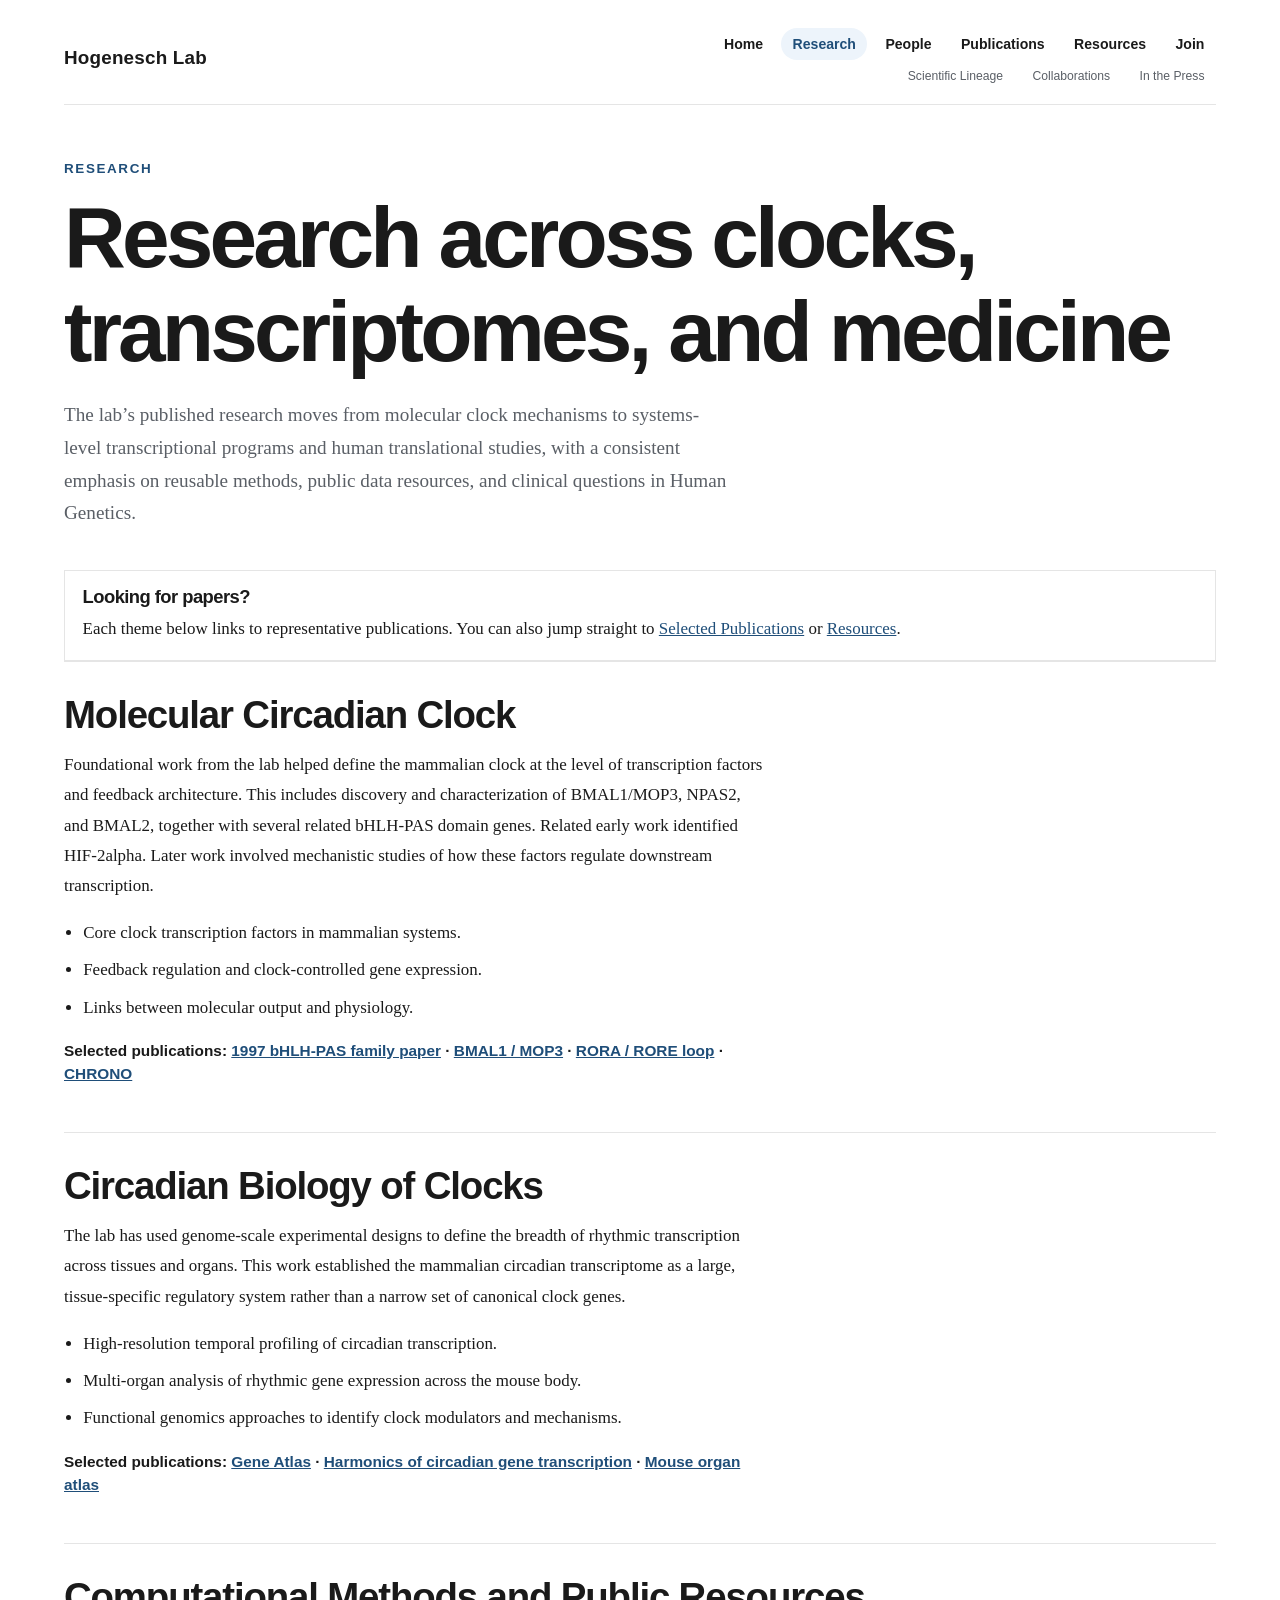
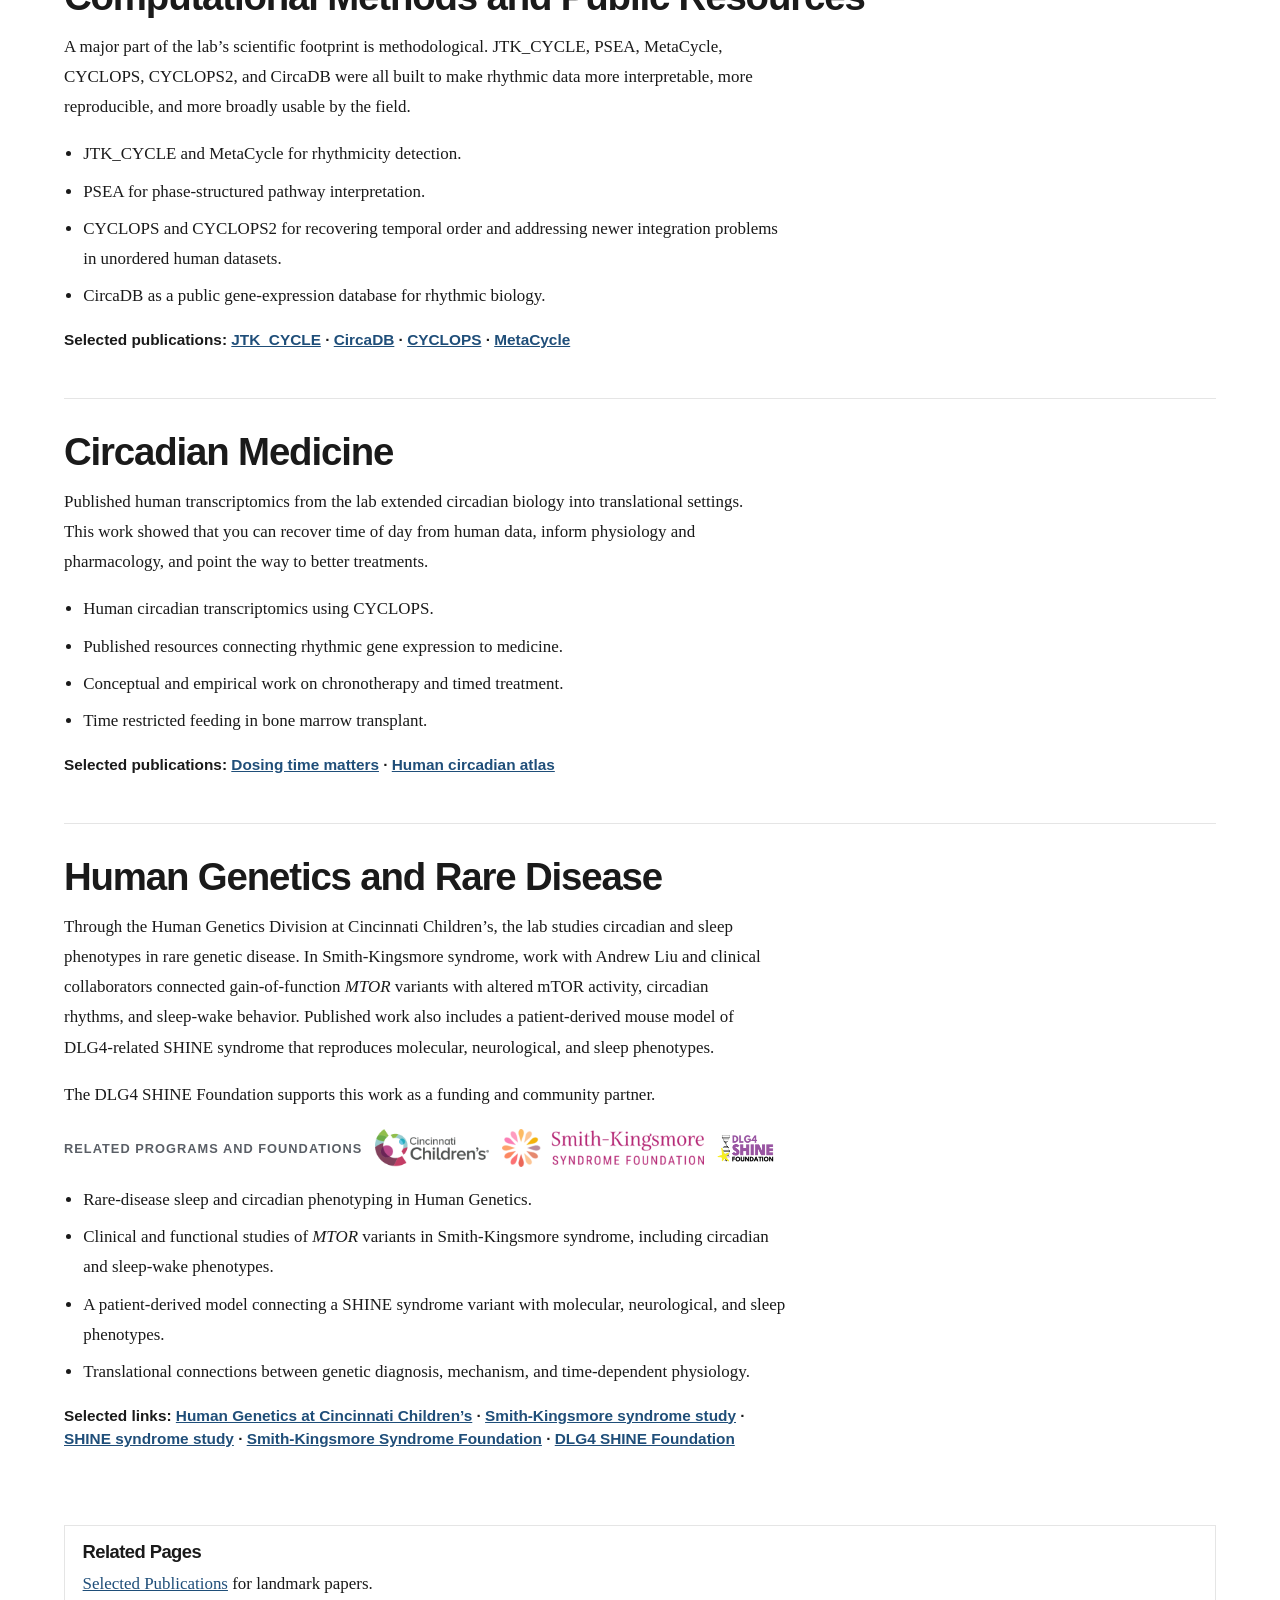
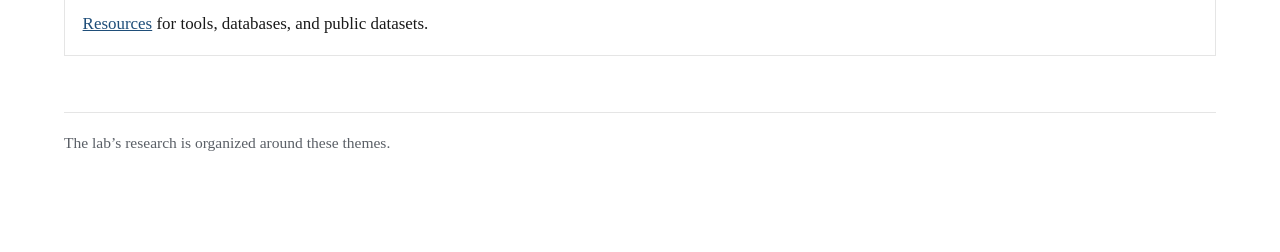
<file: research.html>
<!DOCTYPE html>
<html lang="en">
<head>
  <meta charset="utf-8">
  <meta name="viewport" content="width=device-width, initial-scale=1">
  <title>Research | Hogenesch Lab</title>
  <meta name="description" content="Published research from the
Hogenesch Lab spans molecular clock mechanisms, systems biology,
computational methods, circadian medicine, and Human Genetics.">
  <meta name="robots" content="index,follow,max-image-preview:large">
  <meta name="theme-color" content="#1f4e79">
  <link rel="icon" href="assets/images/favicon.svg" type="image/svg+xml">
  <link rel="canonical" href="https://hogeneschlab.org/research.html">
  <meta property="og:type" content="website">
  <meta property="og:site_name" content="Hogenesch Lab">
  <meta property="og:title" content="Research | Hogenesch Lab">
  <meta property="og:description" content="Published research from the
Hogenesch Lab spans molecular clock mechanisms, systems biology,
computational methods, circadian medicine, and Human Genetics.">
  <meta property="og:url" content="https://hogeneschlab.org/research.html">
  <meta property="og:image" content="https://hogeneschlab.org/assets/images/landmark-contributions-map.png?v=20260911-1">
  <meta name="twitter:card" content="summary_large_image">
  <meta name="twitter:title" content="Research | Hogenesch Lab">
  <meta name="twitter:description" content="Published research from the
Hogenesch Lab spans molecular clock mechanisms, systems biology,
computational methods, circadian medicine, and Human Genetics.">
  <meta name="twitter:image" content="https://hogeneschlab.org/assets/images/landmark-contributions-map.png?v=20260911-1">
  <link rel="stylesheet" href="styles.css?v=20260911-2">
</head>
<body>
<a class="skip-link" href="#page-content">Skip to main content</a>
<main>
<div class="masthead">
<a class="site-title" href="index.html">Hogenesch Lab</a>
<div class="nav-stack">
<nav class="site-nav" aria-label="Primary">
<a href="index.html">Home</a>
<a class="active" href="research.html">Research</a>
<a href="people.html">People</a>
<a href="publications.html">Publications</a>
<a href="resources.html">Resources</a> <a href="join.html">Join</a>
</nav>
<nav class="secondary-nav" aria-label="More">
<a href="lineage.html">Scientific
Lineage</a><a href="collaborations.html">Collaborations</a><a href="press.html">In
the Press</a>
</nav>
</div>
</div>
<header class="page-header" id="page-content">
<p class="eyebrow">
Research
</p>
<h1>
Research across clocks, transcriptomes, and medicine
</h1>
<p class="lede">
The lab’s published research moves from molecular clock mechanisms to
systems-level transcriptional programs and human translational studies,
with a consistent emphasis on reusable methods, public data resources,
and clinical questions in Human Genetics.
</p>
</header>
<div class="callout">
<h2>
Looking for papers?
</h2>
<p>
Each theme below links to representative publications. You can also jump
straight to <a href="publications.html">Selected Publications</a> or
<a href="resources.html">Resources</a>.
</p>
</div>
<section class="theme-block">
<h2>
Molecular Circadian Clock
</h2>
<p>
Foundational work from the lab helped define the mammalian clock at the
level of transcription factors and feedback architecture. This includes
discovery and characterization of BMAL1/MOP3, NPAS2, and BMAL2, together
with several related bHLH-PAS domain genes. Related early work
identified HIF-2alpha. Later work involved mechanistic studies of how
these factors regulate downstream transcription.
</p>
<ul class="theme-list">
<li>
Core clock transcription factors in mammalian systems.
</li>
<li>
Feedback regulation and clock-controlled gene expression.
</li>
<li>
Links between molecular output and physiology.
</li>
</ul>
<p class="section-link">
<strong>Selected publications:</strong>
<a href="https://pubmed.ncbi.nlm.nih.gov/9079689/" target="_blank" rel="noopener">1997
bHLH-PAS family paper</a> ·
<a href="https://pubmed.ncbi.nlm.nih.gov/9576906/" target="_blank" rel="noopener">BMAL1
/ MOP3</a> ·
<a href="https://pubmed.ncbi.nlm.nih.gov/15312651/" target="_blank" rel="noopener">RORA
/ RORE loop</a> ·
<a href="https://pubmed.ncbi.nlm.nih.gov/24737000/" target="_blank" rel="noopener">CHRONO</a>
</p>
</section>
<section class="theme-block">
<h2>
Circadian Biology of Clocks
</h2>
<p>
The lab has used genome-scale experimental designs to define the breadth
of rhythmic transcription across tissues and organs. This work
established the mammalian circadian transcriptome as a large,
tissue-specific regulatory system rather than a narrow set of canonical
clock genes.
</p>
<ul class="theme-list">
<li>
High-resolution temporal profiling of circadian transcription.
</li>
<li>
Multi-organ analysis of rhythmic gene expression across the mouse body.
</li>
<li>
Functional genomics approaches to identify clock modulators and
mechanisms.
</li>
</ul>
<p class="section-link">
<strong>Selected publications:</strong>
<a href="https://pubmed.ncbi.nlm.nih.gov/12015981/" target="_blank" rel="noopener">Gene
Atlas</a> ·
<a href="https://pubmed.ncbi.nlm.nih.gov/19343201/" target="_blank" rel="noopener">Harmonics
of circadian gene transcription</a> ·
<a href="https://pubmed.ncbi.nlm.nih.gov/25349387/" target="_blank" rel="noopener">Mouse
organ atlas</a>
</p>
</section>
<section class="theme-block">
<h2>
Computational Methods and Public Resources
</h2>
<p>
A major part of the lab’s scientific footprint is methodological.
JTK_CYCLE, PSEA, MetaCycle, CYCLOPS, CYCLOPS2, and CircaDB were all
built to make rhythmic data more interpretable, more reproducible, and
more broadly usable by the field.
</p>
<ul class="theme-list">
<li>
JTK_CYCLE and MetaCycle for rhythmicity detection.
</li>
<li>
PSEA for phase-structured pathway interpretation.
</li>
<li>
CYCLOPS and CYCLOPS2 for recovering temporal order and addressing newer
integration problems in unordered human datasets.
</li>
<li>
CircaDB as a public gene-expression database for rhythmic biology.
</li>
</ul>
<p class="section-link">
<strong>Selected publications:</strong>
<a href="https://pubmed.ncbi.nlm.nih.gov/20876817/" target="_blank" rel="noopener">JTK_CYCLE</a>
·
<a href="https://pubmed.ncbi.nlm.nih.gov/23180795/" target="_blank" rel="noopener">CircaDB</a>
·
<a href="https://pubmed.ncbi.nlm.nih.gov/28439010/" target="_blank" rel="noopener">CYCLOPS</a>
·
<a href="https://pubmed.ncbi.nlm.nih.gov/27378304/" target="_blank" rel="noopener">MetaCycle</a>
</p>
</section>
<section class="theme-block">
<h2>
Circadian Medicine
</h2>
<p>
Published human transcriptomics from the lab extended circadian biology
into translational settings. This work showed that you can recover time
of day from human data, inform physiology and pharmacology, and point
the way to better treatments.
</p>
<ul class="theme-list">
<li>
Human circadian transcriptomics using CYCLOPS.
</li>
<li>
Published resources connecting rhythmic gene expression to medicine.
</li>
<li>
Conceptual and empirical work on chronotherapy and timed treatment.
</li>
<li>
Time restricted feeding in bone marrow transplant.
</li>
</ul>
<p class="section-link">
<strong>Selected publications:</strong>
<a href="https://pubmed.ncbi.nlm.nih.gov/31395773/" target="_blank" rel="noopener">Dosing
time matters</a> ·
<a href="https://pubmed.ncbi.nlm.nih.gov/30209245/" target="_blank" rel="noopener">Human
circadian atlas</a>
</p>
</section>
<section class="theme-block">
<h2>
Human Genetics and Rare Disease
</h2>
<p>
Through the Human Genetics Division at Cincinnati Children’s, the lab
studies circadian and sleep phenotypes in rare genetic disease. In
Smith-Kingsmore syndrome, work with Andrew Liu and clinical
collaborators connected gain-of-function <em>MTOR</em> variants with
altered mTOR activity, circadian rhythms, and sleep-wake behavior.
Published work also includes a patient-derived mouse model of
DLG4-related SHINE syndrome that reproduces molecular, neurological, and
sleep phenotypes.
</p>
<p>
The DLG4 SHINE Foundation supports this work as a funding and community
partner.
</p>
<div class="logo-strip research-logo-strip">
<p><span class="logo-strip-label">Related Programs and
Foundations</span>
<img src="assets/images/cchmc-logo.png?v=20260309-1" alt="Cincinnati Children's Hospital Medical Center logo" />
<img src="assets/images/sks-foundation-logo.png?v=20260310-1" alt="Smith-Kingsmore Syndrome Foundation logo" />
<img src="assets/images/shine-foundation-logo.png?v=20260310-1" alt="DLG4 SHINE Foundation logo" /></p>
</div>
<ul class="theme-list">
<li>
Rare-disease sleep and circadian phenotyping in Human Genetics.
</li>
<li>
Clinical and functional studies of <em>MTOR</em> variants in
Smith-Kingsmore syndrome, including circadian and sleep-wake phenotypes.
</li>
<li>
A patient-derived model connecting a SHINE syndrome variant with
molecular, neurological, and sleep phenotypes.
</li>
<li>
Translational connections between genetic diagnosis, mechanism, and
time-dependent physiology.
</li>
</ul>
<p class="section-link">
<strong>Selected links:</strong>
<a href="https://www.cincinnatichildrens.org/service/h/human-genetics" target="_blank" rel="noopener">Human
Genetics at Cincinnati Children’s</a> ·
<a href="https://pubmed.ncbi.nlm.nih.gov/39030910/" target="_blank" rel="noopener">Smith-Kingsmore
syndrome study</a> ·
<a href="https://pubmed.ncbi.nlm.nih.gov/42565830/" target="_blank" rel="noopener">SHINE
syndrome study</a> ·
<a href="https://smithkingsmore.org/" target="_blank" rel="noopener">Smith-Kingsmore
Syndrome Foundation</a> ·
<a href="https://www.dlg4shine.org/" target="_blank" rel="noopener">DLG4
SHINE Foundation</a>
</p>
</section>
<div class="callout">
<h2>
Related Pages
</h2>
<p>
<a href="publications.html">Selected Publications</a> for landmark
papers.
</p>
<p>
<a href="resources.html">Resources</a> for tools, databases, and public
datasets.
</p>
</div>
<footer class="page-footer">
<p>
The lab’s research is organized around these themes.
</p>
</footer>
</main>
</body>
</html>
</file>
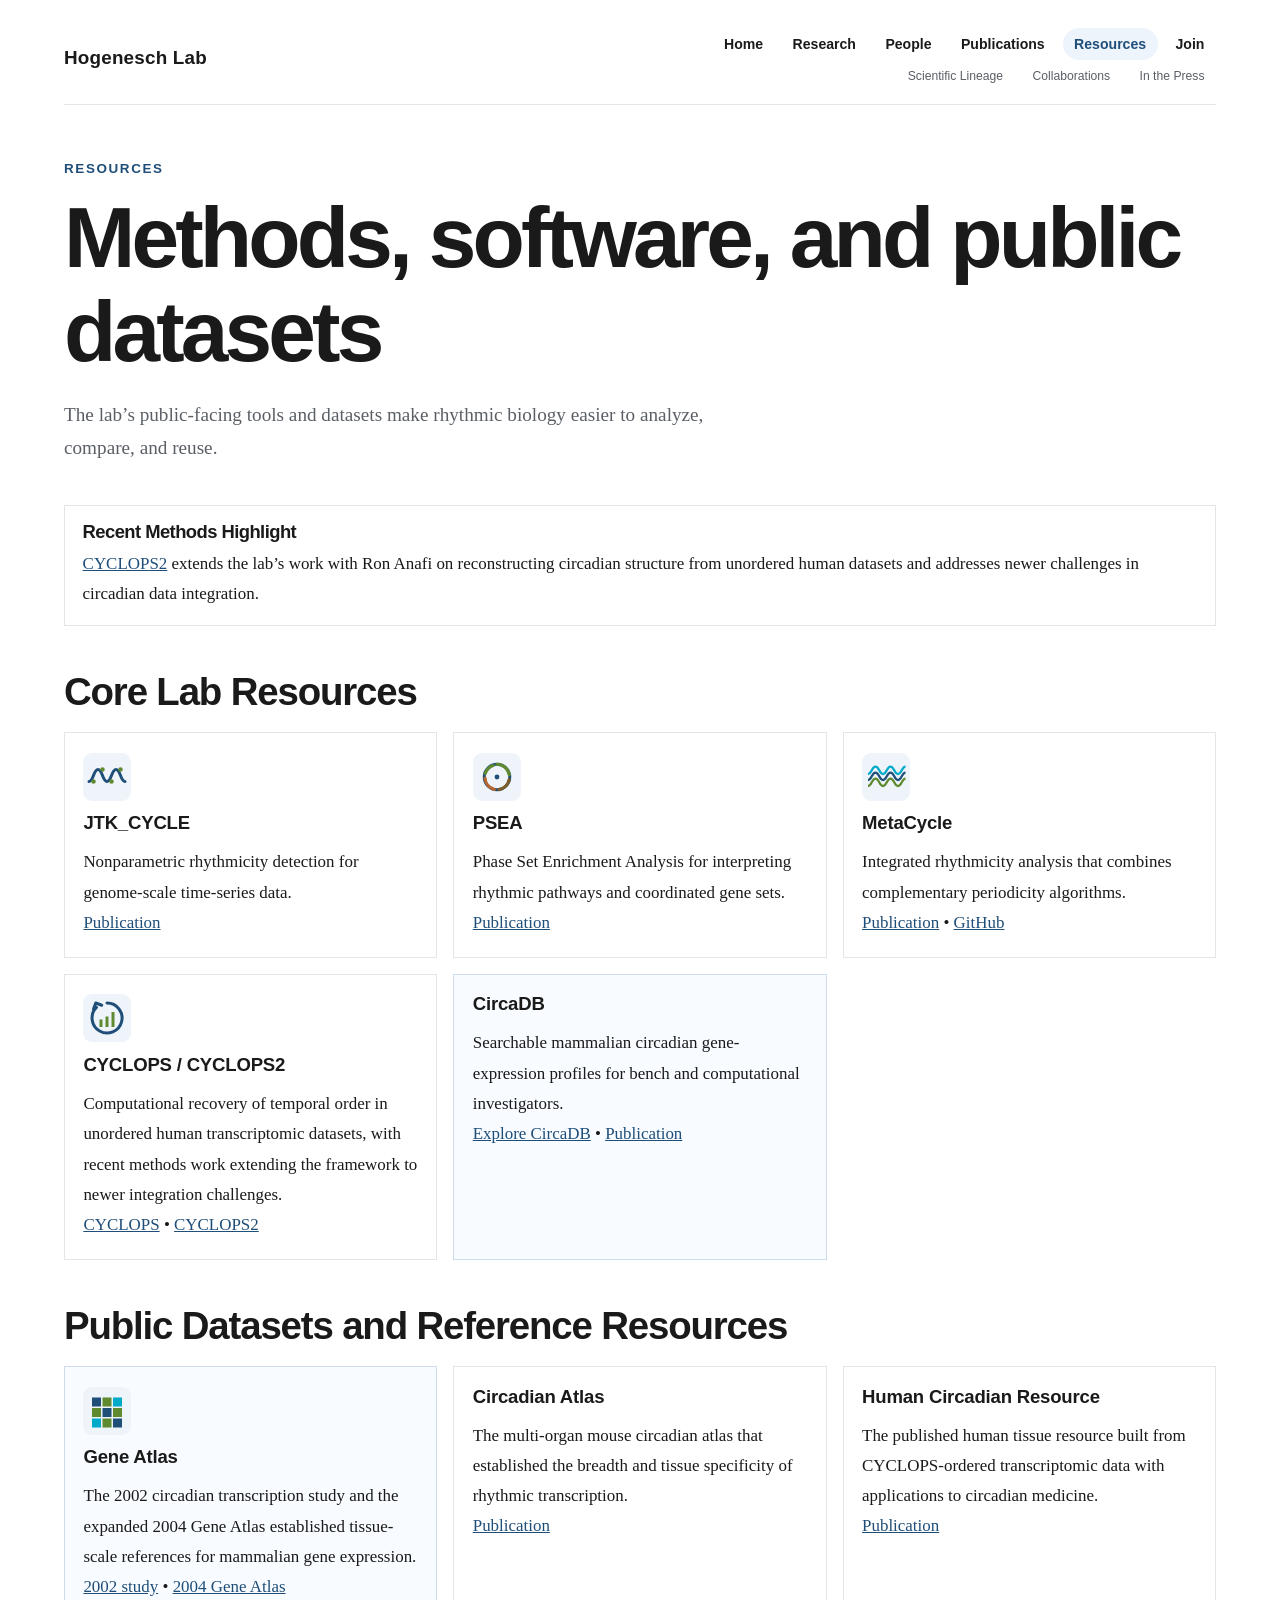
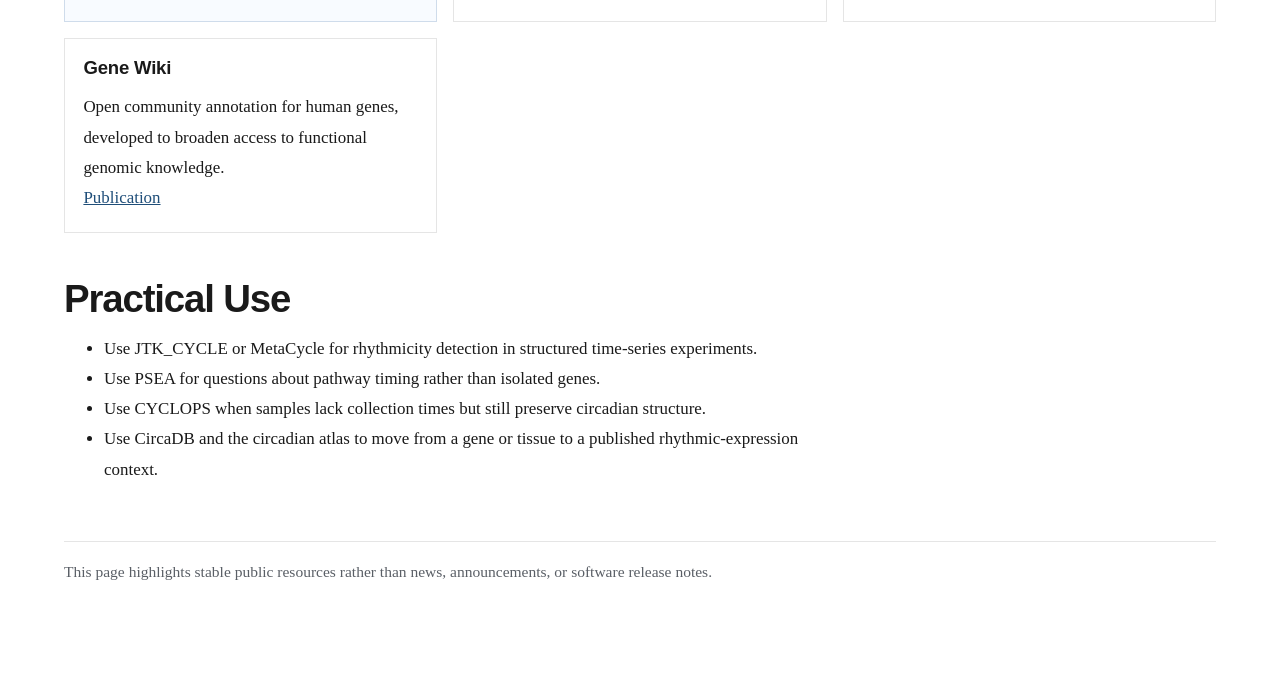
<file: resources.html>
<!DOCTYPE html>
<html lang="en">
<head>
  <meta charset="utf-8">
  <meta name="viewport" content="width=device-width, initial-scale=1">
  <title>Resources | Hogenesch Lab</title>
  <meta name="description" content="Methods, software, and public
datasets from the Hogenesch Lab, including JTK_CYCLE, PSEA, MetaCycle,
CYCLOPS, CircaDB, and Gene Atlas.">
  <meta name="robots" content="index,follow,max-image-preview:large">
  <meta name="theme-color" content="#1f4e79">
  <link rel="icon" href="assets/images/favicon.svg" type="image/svg+xml">
  <link rel="canonical" href="https://hogeneschlab.org/resources.html">
  <meta property="og:type" content="website">
  <meta property="og:site_name" content="Hogenesch Lab">
  <meta property="og:title" content="Resources | Hogenesch Lab">
  <meta property="og:description" content="Methods, software, and public
datasets from the Hogenesch Lab, including JTK_CYCLE, PSEA, MetaCycle,
CYCLOPS, CircaDB, and Gene Atlas.">
  <meta property="og:url" content="https://hogeneschlab.org/resources.html">
  <meta property="og:image" content="https://hogeneschlab.org/assets/images/landmark-contributions-map.png?v=20260911-1">
  <meta name="twitter:card" content="summary_large_image">
  <meta name="twitter:title" content="Resources | Hogenesch Lab">
  <meta name="twitter:description" content="Methods, software, and
public datasets from the Hogenesch Lab, including JTK_CYCLE, PSEA,
MetaCycle, CYCLOPS, CircaDB, and Gene Atlas.">
  <meta name="twitter:image" content="https://hogeneschlab.org/assets/images/landmark-contributions-map.png?v=20260911-1">
  <link rel="stylesheet" href="styles.css?v=20260911-2">
</head>
<body>
<a class="skip-link" href="#page-content">Skip to main content</a>
<main>
<div class="masthead">
<a class="site-title" href="index.html">Hogenesch Lab</a>
<div class="nav-stack">
<nav class="site-nav" aria-label="Primary">
<a href="index.html">Home</a> <a href="research.html">Research</a>
<a href="people.html">People</a>
<a href="publications.html">Publications</a>
<a class="active" href="resources.html">Resources</a>
<a href="join.html">Join</a>
</nav>
<nav class="secondary-nav" aria-label="More">
<a href="lineage.html">Scientific
Lineage</a><a href="collaborations.html">Collaborations</a><a href="press.html">In
the Press</a>
</nav>
</div>
</div>
<header class="page-header" id="page-content">
<p class="eyebrow">
Resources
</p>
<h1>
Methods, software, and public datasets
</h1>
<p class="lede">
The lab’s public-facing tools and datasets make rhythmic biology easier
to analyze, compare, and reuse.
</p>
</header>
<div class="callout">
<h2>
Recent Methods Highlight
</h2>
<p>
<a href="https://journals.sagepub.com/doi/10.1177/07487304251359604" target="_blank" rel="noopener">CYCLOPS2</a>
extends the lab’s work with Ron Anafi on reconstructing circadian
structure from unordered human datasets and addresses newer challenges
in circadian data integration.
</p>
</div>
<h2 id="core-lab-resources">Core Lab Resources</h2>
<div class="resource-grid">
<div class="resource-card">
<img class="resource-icon" src="assets/images/jtk-cycle-icon.svg" alt="Waveform icon representing JTK_CYCLE." />
<h2>
JTK_CYCLE
</h2>
<p>
Nonparametric rhythmicity detection for genome-scale time-series data.
</p>
<p>
<a href="https://pubmed.ncbi.nlm.nih.gov/20876817/">Publication</a>
</p>
</div>
<div class="resource-card">
<img class="resource-icon" src="assets/images/psea-icon.svg" alt="Phase pathway icon representing PSEA." />
<h2>
PSEA
</h2>
<p>
Phase Set Enrichment Analysis for interpreting rhythmic pathways and
coordinated gene sets.
</p>
<p>
<a href="https://pubmed.ncbi.nlm.nih.gov/26955841/">Publication</a>
</p>
</div>
<div class="resource-card">
<img class="resource-icon" src="assets/images/metacycle-icon.svg" alt="Combined rhythm icon representing MetaCycle." />
<h2>
MetaCycle
</h2>
<p>
Integrated rhythmicity analysis that combines complementary periodicity
algorithms.
</p>
<p>
<a href="https://pubmed.ncbi.nlm.nih.gov/27378304/">Publication</a> •
<a href="https://github.com/gangwug/MetaCycle">GitHub</a>
</p>
</div>
<div class="resource-card">
<img class="resource-icon" src="assets/images/cyclops-icon.svg" alt="Circular ordering icon representing CYCLOPS." />
<h2>
CYCLOPS / CYCLOPS2
</h2>
<p>
Computational recovery of temporal order in unordered human
transcriptomic datasets, with recent methods work extending the
framework to newer integration challenges.
</p>
<p>
<a href="https://pubmed.ncbi.nlm.nih.gov/28439010/">CYCLOPS</a> •
<a href="https://journals.sagepub.com/doi/10.1177/07487304251359604" target="_blank" rel="noopener">CYCLOPS2</a>
</p>
</div>
<div class="resource-card resource-card-featured">
<h2>
CircaDB
</h2>
<p>
Searchable mammalian circadian gene-expression profiles for bench and
computational investigators.
</p>
<p>
<a href="http://circadb.hogeneschlab.org/" target="_blank" rel="noopener">Explore
CircaDB</a> •
<a href="https://pubmed.ncbi.nlm.nih.gov/23180795/">Publication</a>
</p>
</div>
</div>
<h2 id="public-datasets-and-reference-resources">Public Datasets and
Reference Resources</h2>
<div class="resource-grid">
<div class="resource-card resource-card-featured">
<img class="resource-icon" src="assets/images/gene-atlas-icon.svg" alt="Grid atlas icon representing Gene Atlas." />
<h2>
Gene Atlas
</h2>
<p>
The 2002 circadian transcription study and the expanded 2004 Gene Atlas
established tissue-scale references for mammalian gene expression.
</p>
<p>
<a href="https://pubmed.ncbi.nlm.nih.gov/12015981/">2002 study</a> •
<a href="https://pubmed.ncbi.nlm.nih.gov/15075390/">2004 Gene Atlas</a>
</p>
</div>
<div class="resource-card">
<h2>
Circadian Atlas
</h2>
<p>
The multi-organ mouse circadian atlas that established the breadth and
tissue specificity of rhythmic transcription.
</p>
<p>
<a href="https://pubmed.ncbi.nlm.nih.gov/25349387/">Publication</a>
</p>
</div>
<div class="resource-card">
<h2>
Human Circadian Resource
</h2>
<p>
The published human tissue resource built from CYCLOPS-ordered
transcriptomic data with applications to circadian medicine.
</p>
<p>
<a href="https://pubmed.ncbi.nlm.nih.gov/30209245/">Publication</a>
</p>
</div>
<div class="resource-card">
<h2>
Gene Wiki
</h2>
<p>
Open community annotation for human genes, developed to broaden access
to functional genomic knowledge.
</p>
<p>
<a href="https://pubmed.ncbi.nlm.nih.gov/19755503/">Publication</a>
</p>
</div>
</div>
<h2 id="practical-use">Practical Use</h2>
<ul>
<li>Use JTK_CYCLE or MetaCycle for rhythmicity detection in structured
time-series experiments.</li>
<li>Use PSEA for questions about pathway timing rather than isolated
genes.</li>
<li>Use CYCLOPS when samples lack collection times but still preserve
circadian structure.</li>
<li>Use CircaDB and the circadian atlas to move from a gene or tissue to
a published rhythmic-expression context.</li>
</ul>
<footer class="page-footer">
<p>
This page highlights stable public resources rather than news,
announcements, or software release notes.
</p>
</footer>
</main>
</body>
</html>
</file>
<file: styles.css>
:root {
  --bg: #ffffff;
  --surface: #f8fbff;
  --ink: #1a1a1a;
  --muted: #5a5f66;
  --line: #e5e5e5;
  --accent: #1f4e79;
  --accent-soft: #edf4fb;
  --serif: "Source Serif Pro", Georgia, "Times New Roman", serif;
  --sans: Inter, "Helvetica Neue", Arial, sans-serif;
}

html {
  background: var(--bg);
  scroll-behavior: smooth;
}

body {
  margin: 0 auto;
  max-width: 72rem;
  padding: 1.75rem 1.5rem 5rem;
  color: var(--ink);
  background: var(--bg);
  font: 1.06rem/1.78 var(--serif);
}

.masthead {
  display: flex;
  flex-wrap: wrap;
  justify-content: space-between;
  align-items: center;
  gap: 1rem 2rem;
  padding-bottom: 1rem;
  margin-bottom: 3.5rem;
  border-bottom: 1px solid var(--line);
}

.site-title {
  color: var(--ink);
  text-decoration: none;
  font: 700 1.18rem/1.2 var(--sans);
  letter-spacing: 0.01em;
}

.nav-stack {
  display: grid;
  justify-items: end;
  gap: 0.2rem;
}

.site-nav,
.secondary-nav {
  display: flex;
  flex-wrap: wrap;
  gap: 0.4rem;
  align-items: center;
  font: 600 0.88rem/1.2 var(--sans);
}

.site-nav a,
.secondary-nav a {
  padding: 0.48rem 0.72rem;
  border-radius: 999px;
  color: var(--ink);
  text-decoration: none;
}

.site-nav a:hover,
.site-nav a.active,
.secondary-nav a:hover,
.secondary-nav a.active {
  background: var(--accent-soft);
  color: var(--accent);
}

.secondary-nav {
  color: var(--muted);
  font-size: 0.76rem;
  font-weight: 500;
}

.secondary-nav a {
  padding-block: 0.32rem;
  color: var(--muted);
}

.hero,
.page-header {
  margin-bottom: 2.5rem;
}

.home-hero {
  display: grid;
  grid-template-columns: minmax(0, 1fr);
  gap: 2.5rem;
  align-items: center;
  padding-bottom: 4rem;
  border-bottom: 1px solid var(--line);
}

.home-hero .hero-copy {
  max-width: 58rem;
}

.home-hero h1 {
  max-width: 13ch;
  font-size: clamp(2.95rem, 5.8vw, 4.85rem);
}

.eyebrow {
  margin: 0 0 0.85rem;
  color: var(--accent);
  font: 700 0.84rem/1.2 var(--sans);
  letter-spacing: 0.12em;
  text-transform: uppercase;
}

h1,
h2,
h3 {
  margin: 0;
  color: var(--ink);
  font-family: var(--sans);
  line-height: 1.1;
}

h1 {
  font-size: clamp(3rem, 7vw, 5.35rem);
  letter-spacing: -0.045em;
}

h2 {
  margin-top: 2.8rem;
  margin-bottom: 0.85rem;
  font-size: clamp(1.8rem, 3vw, 2.5rem);
  letter-spacing: -0.03em;
}

h3 {
  margin-top: 1.6rem;
  margin-bottom: 0.5rem;
  font-size: 1.14rem;
}

.hero-subtitle {
  margin: 1rem 0 0;
  color: var(--accent);
  font: 600 1.02rem/1.5 var(--sans);
  letter-spacing: 0.03em;
}

.lede {
  max-width: 42rem;
  margin: 1.25rem 0 0;
  color: var(--muted);
  font-size: 1.2rem;
  line-height: 1.7;
}

p,
ul,
ol {
  max-width: 44rem;
  margin-top: 0;
}

a {
  color: var(--accent);
}

a:focus-visible,
button:focus-visible {
  outline: 3px solid #f2b134;
  outline-offset: 3px;
}

.skip-link {
  position: fixed;
  z-index: 100;
  top: 0.75rem;
  left: 0.75rem;
  padding: 0.65rem 0.9rem;
  transform: translateY(-180%);
  background: var(--ink);
  color: #ffffff;
  font: 700 0.88rem/1.2 var(--sans);
}

.skip-link:focus {
  transform: translateY(0);
}

img {
  display: block;
  max-width: 100%;
  height: auto;
}

.hero-actions,
.logo-strip,
.feature-links,
.preview-actions,
.preview-grid,
.resource-grid {
  display: flex;
  flex-wrap: wrap;
  gap: 0.8rem;
}

.hero-actions {
  margin-top: 1.75rem;
}

.button {
  display: inline-block;
  padding: 0.78rem 1rem;
  border: 1px solid var(--accent);
  border-radius: 999px;
  background: var(--accent);
  color: #ffffff;
  text-decoration: none;
  font: 600 0.92rem/1.2 var(--sans);
}

.button:hover {
  background: #173b5c;
  border-color: #173b5c;
}

.button-secondary {
  background: transparent;
  color: var(--accent);
}

.button-secondary:hover {
  background: var(--accent-soft);
  color: var(--accent);
  border-color: var(--accent);
}

.logo-strip {
  align-items: center;
  margin-top: 2rem;
}

.logo-strip > p,
.hero-actions > p,
.feature-links > p,
.preview-grid > p,
.resource-grid > p {
  display: contents;
  margin: 0;
}

.logo-strip-label {
  color: var(--muted);
  font: 600 0.8rem/1.2 var(--sans);
  letter-spacing: 0.08em;
  text-transform: uppercase;
}

.logo-strip img {
  max-height: 2.4rem;
  width: auto;
}

.research-logo-strip {
  margin-top: 1.2rem;
  margin-bottom: 1.1rem;
}

.hero-media,
.hero-panel,
.feature-figure,
.preview-card,
.resource-card,
.callout {
  background: #ffffff;
  border: 1px solid var(--line);
}

.hero-media {
  padding: 1rem;
}

.hero-panel {
  padding: 1.3rem 1.35rem;
  background: linear-gradient(180deg, #ffffff 0%, var(--surface) 100%);
}

.hero-panel .eyebrow {
  margin-bottom: 0.9rem;
}

.feature-figure {
  margin: 0;
  padding: 1rem;
}

.feature-figure img {
  width: 100%;
}

.feature-figure figcaption {
  margin-top: 0.9rem;
  color: var(--muted);
  font-size: 0.97rem;
  line-height: 1.6;
}

.visual-source {
  margin-top: 0.55rem;
  color: var(--muted);
  font-size: 0.84rem;
  line-height: 1.5;
}

.visual-source em {
  color: var(--ink);
}

.section {
  padding: 4rem 0;
  border-top: 1px solid var(--line);
}

.section-head {
  max-width: 40rem;
  margin-bottom: 1.5rem;
}

.section-intro {
  max-width: 49rem;
  margin-bottom: 1.4rem;
  color: var(--muted);
}

.signal-list {
  display: grid;
  gap: 0;
}

.signal-item {
  padding: 0.95rem 0;
  border-top: 1px solid var(--line);
}

.signal-item:first-child {
  padding-top: 0;
  border-top: 0;
}

.signal-item p {
  max-width: none;
}

.signal-item p:last-child {
  margin-bottom: 0;
  color: var(--ink);
  font: 500 0.98rem/1.65 var(--sans);
}

.signal-label {
  margin: 0 0 0.35rem;
  color: var(--accent);
  font: 700 0.79rem/1.2 var(--sans);
  letter-spacing: 0.08em;
  text-transform: uppercase;
}

.contribution-grid {
  display: grid;
  grid-template-columns: repeat(auto-fit, minmax(16rem, 1fr));
  gap: 1rem;
}

.contribution-card {
  padding: 1.25rem 1.15rem;
  background: var(--surface);
  border: 1px solid var(--line);
}

.contribution-card h3 {
  margin-top: 0;
  margin-bottom: 0.55rem;
  font-size: 1.08rem;
}

.contribution-card p {
  max-width: none;
  margin-bottom: 0;
}

.arc-shell,
.landmark-shell,
.feature-section {
  display: grid;
  grid-template-columns: minmax(0, 1fr) minmax(18rem, 0.95fr);
  gap: 2rem;
  align-items: start;
}

.trajectory-section .section-head {
  max-width: 52rem;
}

.trajectory-section .feature-figure {
  max-width: 62rem;
}

.resource-band {
  display: grid;
  grid-template-columns: minmax(0, 1fr) auto;
  gap: 2rem;
  align-items: end;
  padding: 2rem;
  background: var(--surface);
}

.resource-band h2 {
  margin-top: 0;
}

.resource-band p:last-child {
  margin-bottom: 0;
}

.landmark-list {
  margin: 0;
  padding-left: 1.25rem;
}

.landmark-list li {
  margin: 0 0 0.9rem;
}

.theme-grid {
  display: grid;
  grid-template-columns: repeat(auto-fit, minmax(15.5rem, 1fr));
  gap: 1rem;
}

.theme-card,
.preview-card,
.resource-card {
  padding: 1.2rem 1.15rem;
}

.theme-card p,
.preview-card p,
.resource-card p,
.callout p {
  max-width: none;
  margin-bottom: 0;
}

.section-head h2,
.theme-block h2,
.feature-copy h2,
.callout h2,
.resource-card h2 {
  margin-top: 0;
}

.theme-card h3,
.preview-card h3 {
  margin-top: 0;
}

.theme-card {
  background: var(--surface);
  border: 1px solid var(--line);
}

.feature-section {
  padding: 1.6rem;
  background: var(--surface);
}

.feature-copy p + p {
  margin-top: 0.95rem;
}

.preview-grid {
  display: grid;
  grid-template-columns: repeat(2, minmax(0, 1fr));
}

.text-list {
  max-width: 44rem;
  padding-left: 1.2rem;
  margin-bottom: 0;
}

.text-list li {
  margin-bottom: 0.5rem;
}

.section-link {
  margin-top: 1rem;
  font: 600 0.96rem/1.5 var(--sans);
}

.recruit-block {
  max-width: 48rem;
}

.callout {
  padding: 1rem 1.1rem;
  margin: 1.75rem 0 0;
}

.callout h2 {
  margin-bottom: 0.45rem;
  font-size: 1.15rem;
}

.callout p + p {
  margin-top: 0.6rem;
}

.callout-header {
  margin-bottom: 0.9rem;
}

.callout-header h2 {
  margin-bottom: 0;
}

.callout-body-split {
  display: grid;
  grid-template-columns: auto minmax(0, 1fr);
  gap: 1rem;
  align-items: start;
}

.callout-body-split .institution-logo {
  margin-top: 0.1rem;
}

.preview-actions {
  margin-top: 1.2rem;
}

.theme-block {
  padding: 2rem 0;
  border-top: 1px solid var(--line);
}

.theme-list {
  padding-left: 1.2rem;
  margin-bottom: 0;
}

.theme-list li {
  margin-bottom: 0.45rem;
}

.collab-heading {
  display: flex;
  align-items: center;
  gap: 1rem;
  margin-bottom: 1rem;
}

.collab-heading .eyebrow {
  margin-bottom: 0.45rem;
}

.lineage-meta {
  margin: 0.28rem 0 0;
  color: var(--accent);
  font: 600 0.9rem/1.5 var(--sans);
}

.institution-logo {
  display: block;
  width: auto;
  max-width: 13rem;
  max-height: 3.2rem;
}

.resource-grid {
  display: grid;
  grid-template-columns: repeat(3, minmax(0, 1fr));
  gap: 1rem;
  margin-top: 1.2rem;
}

.resource-card-featured {
  background: var(--surface);
  border-color: #cfdceb;
}

.resource-card h2 {
  font-size: 1.16rem;
  letter-spacing: -0.01em;
}

.resource-icon {
  display: block;
  width: 3rem;
  height: 3rem;
  margin-bottom: 0.8rem;
}

.press-links {
  display: grid;
  gap: 0.7rem;
  max-width: 48rem;
}

.press-figure,
.section-figure {
  margin: 1rem 0 1.15rem;
  max-width: 25rem;
}

.press-figure img,
.section-figure img {
  display: block;
  width: 100%;
  height: auto;
  border: 1px solid var(--line);
  background: #ffffff;
}

.press-figure figcaption,
.section-figure figcaption {
  margin-top: 0.45rem;
  color: var(--muted);
  font-size: 0.92rem;
}

.press-link {
  display: inline-flex;
  align-items: center;
  gap: 0.75rem;
  text-decoration: none;
}

.press-mark {
  display: inline-flex;
  min-width: 3.35rem;
  min-height: 2.2rem;
  align-items: center;
  justify-content: center;
  padding: 0.25rem 0.5rem;
  border-radius: 0.6rem;
  border: 1px solid var(--line);
  background: #ffffff;
  flex: 0 0 auto;
}

.press-source-logo {
  display: block;
  max-width: 1.5rem;
  max-height: 1.5rem;
  width: auto;
  height: auto;
}

.press-source-logo-wide {
  max-width: 5.75rem;
  max-height: 1.4rem;
}

.press-source-fallback {
  display: inline-flex;
  align-items: center;
  justify-content: center;
  min-width: 3.35rem;
  min-height: 2.2rem;
  padding: 0.25rem 0.5rem;
  border-radius: 0.6rem;
  border: 1px solid var(--line);
  background: var(--accent-soft);
  color: var(--accent);
  font: 700 0.68rem/1 var(--sans);
  letter-spacing: 0.04em;
  text-align: center;
  white-space: nowrap;
}

.publication-icon-row {
  display: flex;
  flex-wrap: wrap;
  gap: 0.75rem;
  margin: 1rem 0 1.15rem;
}

.publication-icon-row .resource-icon {
  width: 2.5rem;
  height: 2.5rem;
  margin-bottom: 0;
}

.pub-title-with-icon {
  display: inline-flex;
  align-items: center;
  gap: 0.28rem;
}

.pub-inline-icon {
  display: inline-block;
  width: 0.95rem;
  height: 0.95rem;
  min-width: 0.95rem;
  min-height: 0.95rem;
  flex: 0 0 auto;
  vertical-align: -0.06em;
}

.alumni-grid {
  margin-top: 1.2rem;
}

.alumni-card h3 {
  margin-top: 0;
  margin-bottom: 0.35rem;
}

.alumni-role,
.alumni-current,
.alumni-links {
  max-width: none;
}

.alumni-role {
  margin: 0;
  white-space: nowrap;
  color: var(--accent);
  font: 600 0.92rem/1.5 var(--sans);
}

.alumni-current {
  margin-top: 0.55rem;
}

.alumni-links {
  margin-top: 0.8rem;
  font: 600 0.9rem/1.5 var(--sans);
}

.alumni-links a + a {
  margin-left: 0.7rem;
}

.profile-links {
  margin-top: 0.8rem;
  font: 600 0.92rem/1.5 var(--sans);
}

.profile-links a + a {
  margin-left: 0.85rem;
}

.inline-icon {
  width: 0.95rem;
  height: 0.95rem;
  margin-left: 0.3rem;
  vertical-align: -0.08rem;
}

.alumni-intro {
  max-width: 52rem;
}

.alumni-group {
  padding-top: 1.6rem;
  border-top: 1px solid var(--line);
}

.alumni-group h3 {
  margin-top: 0;
}

.alumni-headline {
  display: grid;
  grid-template-columns: minmax(0, 1fr) auto;
  align-items: baseline;
  column-gap: 1.4rem;
  row-gap: 0.2rem;
}

.alumni-headline strong {
  min-width: 0;
}

.alumni-role {
  justify-self: end;
}

@media (max-width: 720px) {
  .alumni-headline {
    grid-template-columns: 1fr;
    row-gap: 0.1rem;
  }

  .alumni-role {
    justify-self: start;
  }
}

.alumni-list {
  list-style: none;
  margin: 0.9rem 0 0;
  padding: 0;
}

.alumni-list li {
  display: flex;
  flex-direction: column;
  padding: 0.85rem 0;
  border-bottom: 1px solid var(--line);
}

.alumni-list li:last-child {
  border-bottom: 0;
}

.alumni-meta,
.alumni-current-line,
.alumni-honor,
.alumni-entry-links {
  display: block;
  max-width: none;
}

.alumni-meta {
  order: 3;
  margin-top: 0.12rem;
  color: var(--muted);
  font: 500 0.9rem/1.5 var(--sans);
}

.alumni-list-current .alumni-meta {
  color: var(--accent);
  font-weight: 600;
}

.alumni-current-line {
  order: 2;
  margin-top: 0.3rem;
  color: var(--ink);
  font: 600 0.95rem/1.55 var(--sans);
  position: relative;
  padding-left: 1.35rem;
}

.alumni-current-line::before {
  content: "";
  position: absolute;
  left: 0;
  top: 0.34rem;
  width: 0.88rem;
  height: 0.88rem;
  background: no-repeat center/contain url("data:image/svg+xml,%3Csvg xmlns='http://www.w3.org/2000/svg' viewBox='0 0 16 16'%3E%3Cpath fill='%231f4e79' d='M5 2.5A1.5 1.5 0 0 1 6.5 1h3A1.5 1.5 0 0 1 11 2.5V4h1.75A1.25 1.25 0 0 1 14 5.25v6.5A1.25 1.25 0 0 1 12.75 13h-9.5A1.25 1.25 0 0 1 2 11.75v-6.5A1.25 1.25 0 0 1 3.25 4H5V2.5ZM6 4h4V2.75a.25.25 0 0 0-.25-.25h-3.5A.25.25 0 0 0 6 2.75V4Z'/%3E%3C/svg%3E");
  opacity: 0.82;
}

.alumni-honor {
  order: 4;
  margin-top: 0.22rem;
  color: var(--accent);
  font: 600 0.88rem/1.5 var(--sans);
}

.alumni-entry-links {
  order: 5;
  margin-top: 0.4rem;
  font: 600 0.88rem/1.5 var(--sans);
}

.placeholder {
  color: var(--muted);
  font-style: italic;
}

.name-grid {
  display: grid;
  grid-template-columns: repeat(2, minmax(0, 1fr));
  gap: 0.35rem 1.4rem;
  padding-left: 1.2rem;
}

.page-footer {
  margin-top: 3.5rem;
  padding-top: 1rem;
  border-top: 1px solid var(--line);
  color: var(--muted);
  font-size: 0.97rem;
}

@media (max-width: 60rem) {
  .home-hero,
  .arc-shell,
  .landmark-shell,
  .feature-section,
  .resource-band,
  .resource-grid,
  .theme-grid,
  .preview-grid {
    grid-template-columns: 1fr;
  }
}

@media (prefers-reduced-motion: reduce) {
  html {
    scroll-behavior: auto;
  }
}

@media (max-width: 42rem) {
  body {
    padding: 1.15rem 1rem 3.5rem;
  }

  .masthead {
    align-items: flex-start;
    margin-bottom: 2.5rem;
  }

  .nav-stack {
    width: 100%;
    justify-items: start;
  }

  .site-nav,
  .secondary-nav {
    gap: 0.18rem;
  }

  .site-nav a,
  .secondary-nav a {
    padding-inline: 0.52rem;
  }

  h1 {
    font-size: 2.8rem;
  }

  .lede {
    font-size: 1.1rem;
  }

  .button {
    width: 100%;
    text-align: center;
  }

  .collab-heading {
    flex-direction: column;
    align-items: flex-start;
  }

  .callout-body-split {
    grid-template-columns: 1fr;
  }

  .name-grid {
    grid-template-columns: 1fr;
  }
}
</file>
